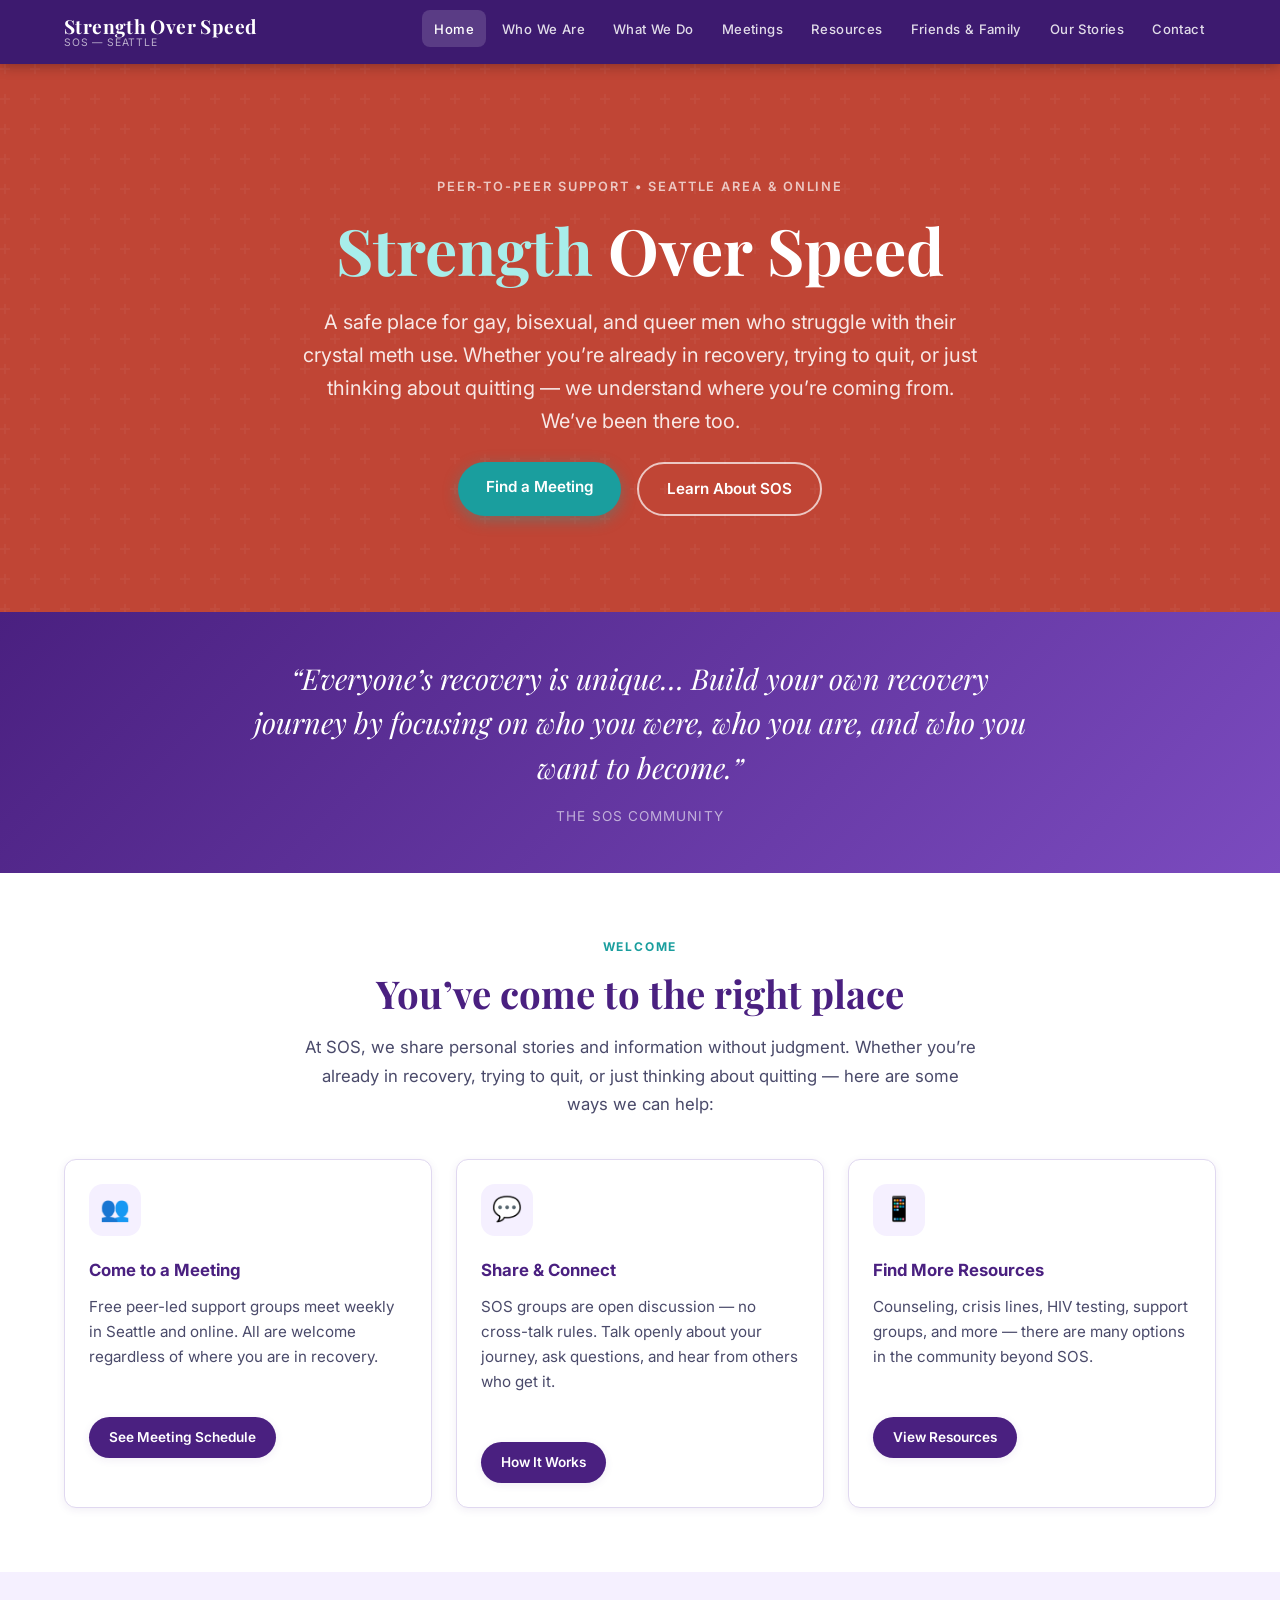
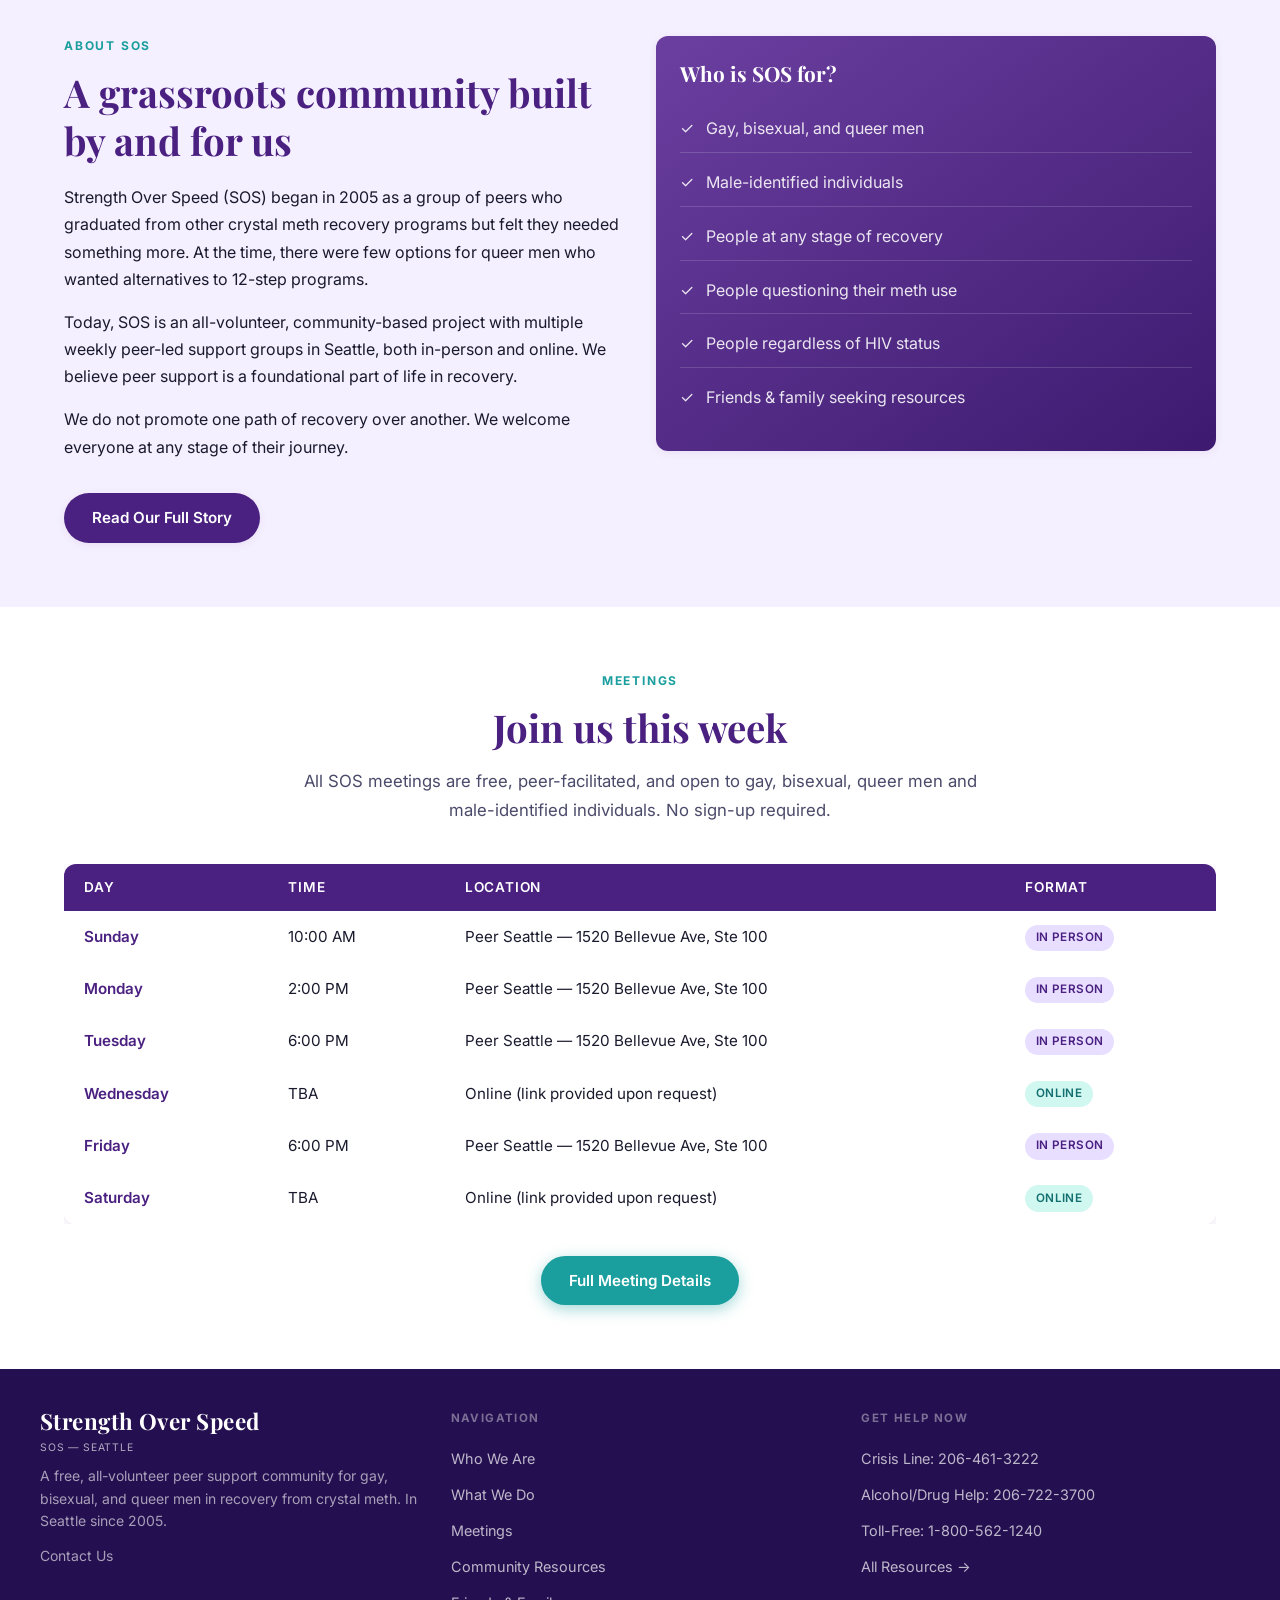
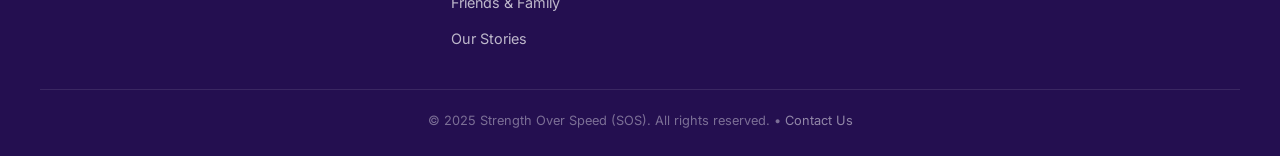
<file: index.html>
<!DOCTYPE html>
<html lang="en">
<head>
  <meta charset="UTF-8">
  <meta name="viewport" content="width=device-width, initial-scale=1.0">
  <title>Strength Over Speed - Seattle</title>
  <meta name="description" content="SOS is a community-based peer support group for people trying to reduce or stop using crystal meth.">
  <meta property="og:type" content="website">
  <meta property="og:url" content="https://strengthoverspeed.net/">
  <meta property="og:title" content="Strength Over Speed - A Community-Based Support Group">
  <meta property="og:description" content="SOS is a community-based peer support group for people trying to reduce or stop using crystal meth.">
  <meta property="og:image" content="https://strengthoverspeed.net/og-image-default.png">
  <meta property="og:image:width" content="1200">
  <meta property="og:image:height" content="630">
  <meta name="twitter:card" content="summary_large_image">
  <meta name="twitter:image" content="https://strengthoverspeed.net/og-image-default.png">
  <link rel="icon" type="image/svg+xml" href="https://strengthoverspeed.net/soslogo.svg">
  <link rel="stylesheet" href="style.css">
  <link rel="canonical" href="https://strengthoverspeed.net/">
</head>
<body>

<a href="#main-content" class="skip-link">Skip to main content</a>

<!-- Navigation -->
<nav class="nav" role="navigation" aria-label="Main navigation">
  <div class="nav__inner">
    <a class="nav__logo" href="index.html">
      <span class="nav__logo-main">Strength Over Speed</span>
      <span class="nav__logo-sub">SOS &mdash; Seattle</span>
    </a>
    <button class="nav__toggle" aria-label="Toggle menu" aria-expanded="false" aria-controls="navlinks" onclick="var e=this.getAttribute('aria-expanded')==='true';this.setAttribute('aria-expanded',String(!e));this.classList.toggle('open');document.getElementById('navlinks').classList.toggle('open')">
      <span></span><span></span><span></span>
    </button>
    <ul class="nav__links" id="navlinks">
      <li><a href="index.html" class="active" aria-current="page">Home</a></li>
      <li><a href="about.html">Who We Are</a></li>
      <li><a href="what-we-do.html">What We Do</a></li>
      <li><a href="meetings.html">Meetings</a></li>
      <li><a href="resources.html">Resources</a></li>
      <li><a href="friends-family.html">Friends &amp; Family</a></li>
      <li><a href="our-stories.html">Our Stories</a></li>
      <li><a href="contact.html">Contact</a></li>
    </ul>
  </div>
</nav>

<main id="main-content">

<!-- Hero -->
<section class="hero" role="banner">
  <p class="hero__eyebrow">Peer-to-Peer Support &bull; Seattle Area &amp; Online</p>
  <h1 class="hero__title">
    <em>Strength</em> Over Speed
  </h1>
  <p class="hero__tagline">
    A safe place for gay, bisexual, and queer men who struggle with their
    crystal meth use. Whether you&rsquo;re already in recovery, trying to quit, or just thinking
    about quitting &mdash; we understand where you&rsquo;re coming from.
    <br>We&rsquo;ve been there too.
  </p>
  <div class="hero__cta-group">
    <a href="meetings.html" class="btn btn--primary">Find a Meeting</a>
    <a href="about.html" class="btn btn--outline">Learn About SOS</a>
  </div>
</section>

<!-- Quote Banner -->
<div class="quote-block">
  <p class="quote-block__text">
    &ldquo;Everyone&rsquo;s recovery is unique&hellip;
    Build your own recovery journey by focusing on who you were, who you are,
    and who you want to become.&rdquo;
  </p>
  <p class="quote-block__attr">The SOS Community</p>
</div>

<!-- Welcome / How this site can help -->
<section class="section section--alt">
  <div class="container">
    <div class="section-header">
      <p class="section-header__eyebrow">Welcome</p>
      <h2 class="section-header__title">You&rsquo;ve come to the right place</h2>
      <p class="section-header__desc">
        At SOS, we share personal stories and information without judgment.
        Whether you&rsquo;re already in recovery, trying to quit, or just thinking
        about quitting &mdash; here are some ways we can help:
      </p>
    </div>

    <div class="grid-3">
      <div class="card">
        <div class="card__icon">&#128101;</div>
        <p class="card__title">Come to a Meeting</p>
        <p class="card__body">
          Free peer-led support groups meet weekly in Seattle and online.
          All are welcome regardless of where you are in recovery.
        </p>
        <a href="meetings.html" class="btn btn--purple mt-2" style="font-size:0.85rem; padding:0.55rem 1.25rem;">See Meeting Schedule</a>
      </div>

      <div class="card">
        <div class="card__icon">&#128172;</div>
        <p class="card__title">Share &amp; Connect</p>
        <p class="card__body">
          SOS groups are open discussion &mdash; no cross-talk rules. Talk openly
          about your journey, ask questions, and hear from others who get it.
        </p>
        <a href="what-we-do.html" class="btn btn--purple mt-2" style="font-size:0.85rem; padding:0.55rem 1.25rem;">How It Works</a>
      </div>

      <div class="card">
        <div class="card__icon">&#128241;</div>
        <p class="card__title">Find More Resources</p>
        <p class="card__body">
          Counseling, crisis lines, HIV testing, support groups, and more &mdash;
          there are many options in the community beyond SOS.
        </p>
        <a href="resources.html" class="btn btn--purple mt-2" style="font-size:0.85rem; padding:0.55rem 1.25rem;">View Resources</a>
      </div>
    </div>
  </div>
</section>

<!-- About / Mission Snapshot -->
<section class="section section--tinted">
  <div class="container">
    <div class="grid-2">
      <div>
        <p class="section-header__eyebrow" style="text-align:left;">About SOS</p>
        <h2 style="margin-bottom:1.25rem;">A grassroots community built by and for us</h2>
        <p>
          Strength Over Speed (SOS) began in 2005 as a group of peers who graduated
          from other crystal meth recovery programs but felt they needed something more.
          At the time, there were few options for queer men who wanted alternatives to
          12-step programs.
        </p>
        <p>
          Today, SOS is an all-volunteer, community-based project with multiple weekly
          peer-led support groups in Seattle, both in-person and online. We believe peer
          support is a foundational part of life in recovery.
        </p>
        <p>
          We do not promote one path of recovery over another. We welcome everyone at
          any stage of their journey.
        </p>
        <a href="about.html" class="btn btn--purple mt-1">Read Our Full Story</a>
      </div>
      <div>
        <div class="card" style="background: linear-gradient(145deg, #6B3FA0, #3D1A6F); color: white; border: none;">
          <h3 style="color: white; margin-bottom: 1.25rem; font-size: 1.3rem;">Who is SOS for?</h3>
          <ul style="list-style: none; padding: 0; margin: 0; color: rgba(255,255,255,0.88);">
            <li style="padding: 0.6rem 0; border-bottom: 1px solid rgba(255,255,255,0.15); display: flex; gap: 0.75rem;">
              <span>&#10003;</span> Gay, bisexual, and queer men
            </li>
            <li style="padding: 0.6rem 0; border-bottom: 1px solid rgba(255,255,255,0.15); display: flex; gap: 0.75rem;">
              <span>&#10003;</span> Male-identified individuals
            </li>
            <li style="padding: 0.6rem 0; border-bottom: 1px solid rgba(255,255,255,0.15); display: flex; gap: 0.75rem;">
              <span>&#10003;</span> People at any stage of recovery
            </li>
            <li style="padding: 0.6rem 0; border-bottom: 1px solid rgba(255,255,255,0.15); display: flex; gap: 0.75rem;">
              <span>&#10003;</span> People questioning their meth use
            </li>
            <li style="padding: 0.6rem 0; border-bottom: 1px solid rgba(255,255,255,0.15); display: flex; gap: 0.75rem;">
              <span>&#10003;</span> People regardless of HIV status
            </li>
            <li style="padding: 0.6rem 0; display: flex; gap: 0.75rem;">
              <span>&#10003;</span> Friends &amp; family seeking resources
            </li>
          </ul>
        </div>
      </div>
    </div>
  </div>
</section>

<!-- Meetings Snapshot -->
<section class="section section--alt">
  <div class="container">
    <div class="section-header">
      <p class="section-header__eyebrow">Meetings</p>
      <h2 class="section-header__title">Join us this week</h2>
      <p class="section-header__desc">
        All SOS meetings are free, peer-facilitated, and open to gay, bisexual,
        queer men and male-identified individuals. No sign-up required.
      </p>
    </div>

    <div style="overflow-x: auto;">
      <table class="meetings-table">
        <caption class="visually-hidden">Weekly SOS meeting schedule</caption>
        <thead>
          <tr>
            <th scope="col">Day</th>
            <th scope="col">Time</th>
            <th scope="col">Location</th>
            <th scope="col">Format</th>
          </tr>
        </thead>
        <tbody>
          <tr>
            <td>Sunday</td>
            <td>10:00 AM</td>
            <td>Peer Seattle &mdash; 1520 Bellevue Ave, Ste 100</td>
            <td><span class="badge badge--inperson">In Person</span></td>
          </tr>
          <tr>
            <td>Monday</td>
            <td>2:00 PM</td>
            <td>Peer Seattle &mdash; 1520 Bellevue Ave, Ste 100</td>
            <td><span class="badge badge--inperson">In Person</span></td>
          </tr>
          <tr>
            <td>Tuesday</td>
            <td>6:00 PM</td>
            <td>Peer Seattle &mdash; 1520 Bellevue Ave, Ste 100</td>
            <td><span class="badge badge--inperson">In Person</span></td>
          </tr>
          <tr>
            <td>Wednesday</td>
            <td>TBA</td>
            <td>Online (link provided upon request)</td>
            <td><span class="badge badge--online">Online</span></td>
          </tr>
          <tr>
            <td>Friday</td>
            <td>6:00 PM</td>
            <td>Peer Seattle &mdash; 1520 Bellevue Ave, Ste 100</td>
            <td><span class="badge badge--inperson">In Person</span></td>
          </tr>
          <tr>
            <td>Saturday</td>
            <td>TBA</td>
            <td>Online (link provided upon request)</td>
            <td><span class="badge badge--online">Online</span></td>
          </tr>
        </tbody>
      </table>
    </div>
    <p class="text-center mt-2">
      <a href="meetings.html" class="btn btn--primary">Full Meeting Details</a>
    </p>
  </div>
</section>

</main>

<!-- Footer -->
<footer class="footer" role="contentinfo">
  <div class="footer__inner">
    <div class="footer__brand">
      <a class="nav__logo" href="index.html" style="margin-bottom: 0.75rem;">
        <span class="nav__logo-main">Strength Over Speed</span>
        <span class="nav__logo-sub">SOS &mdash; Seattle</span>
      </a>
      <p>
        A free, all-volunteer peer support community for gay, bisexual, and queer men
        in recovery from crystal meth. In Seattle since 2005.
      </p>
      <p style="margin-top: 0.75rem;">
        <a href="contact.html" style="color: rgba(255,255,255,0.6);">
          Contact Us
        </a>
      </p>
    </div>
    <div>
      <p class="footer__heading">Navigation</p>
      <ul class="footer__links">
        <li><a href="about.html">Who We Are</a></li>
        <li><a href="what-we-do.html">What We Do</a></li>
        <li><a href="meetings.html">Meetings</a></li>
        <li><a href="resources.html">Community Resources</a></li>
        <li><a href="friends-family.html">Friends &amp; Family</a></li>
        <li><a href="our-stories.html">Our Stories</a></li>
      </ul>
    </div>
    <div>
      <p class="footer__heading">Get Help Now</p>
      <ul class="footer__links">
        <li><a href="tel:206-461-3222">Crisis Line: 206-461-3222</a></li>
        <li><a href="tel:206-722-3700">Alcohol/Drug Help: 206-722-3700</a></li>
        <li><a href="tel:1-800-562-1240">Toll-Free: 1-800-562-1240</a></li>
        <li><a href="resources.html">All Resources &rarr;</a></li>
      </ul>
    </div>
  </div>
  <div class="footer__bottom">
    <p>&copy; 2025 Strength Over Speed (SOS). All rights reserved. &bull;
      <a href="contact.html">Contact Us</a>
    </p>
  </div>
</footer>

</body>
</html>
</file>
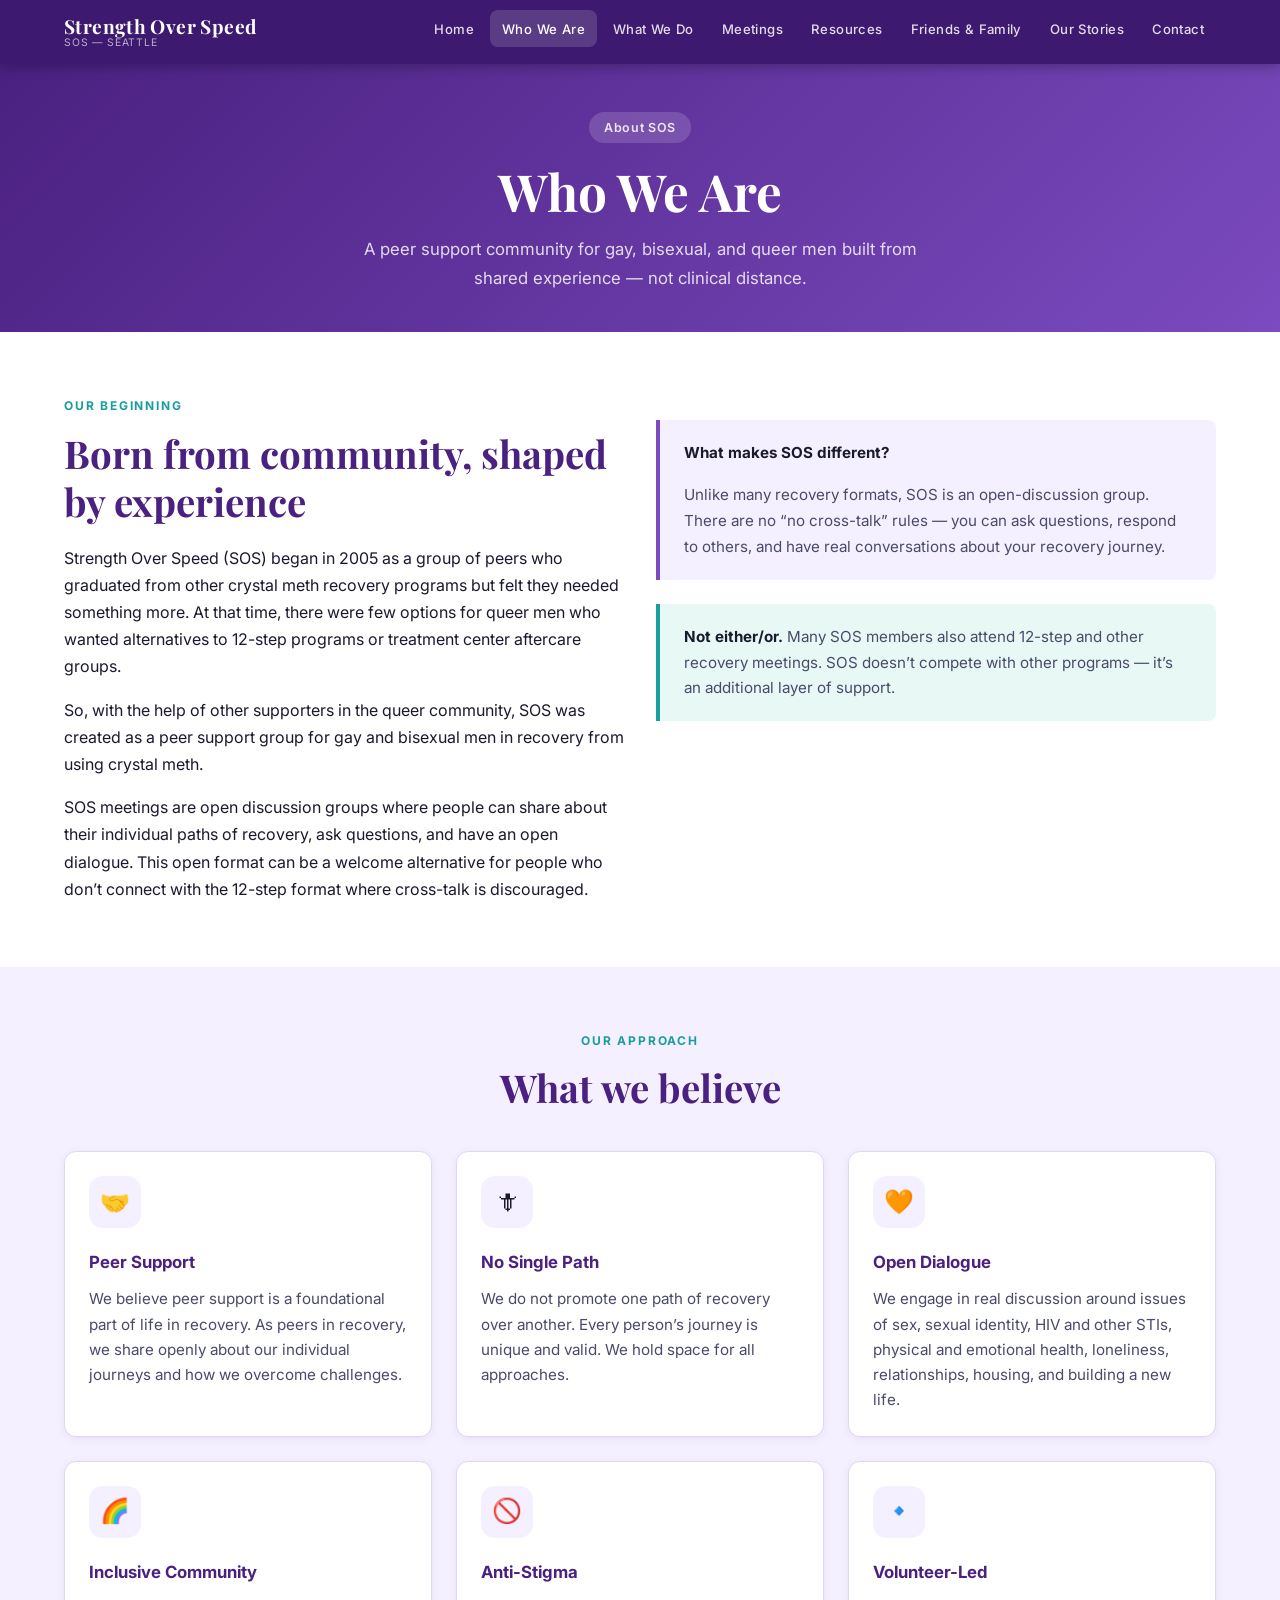
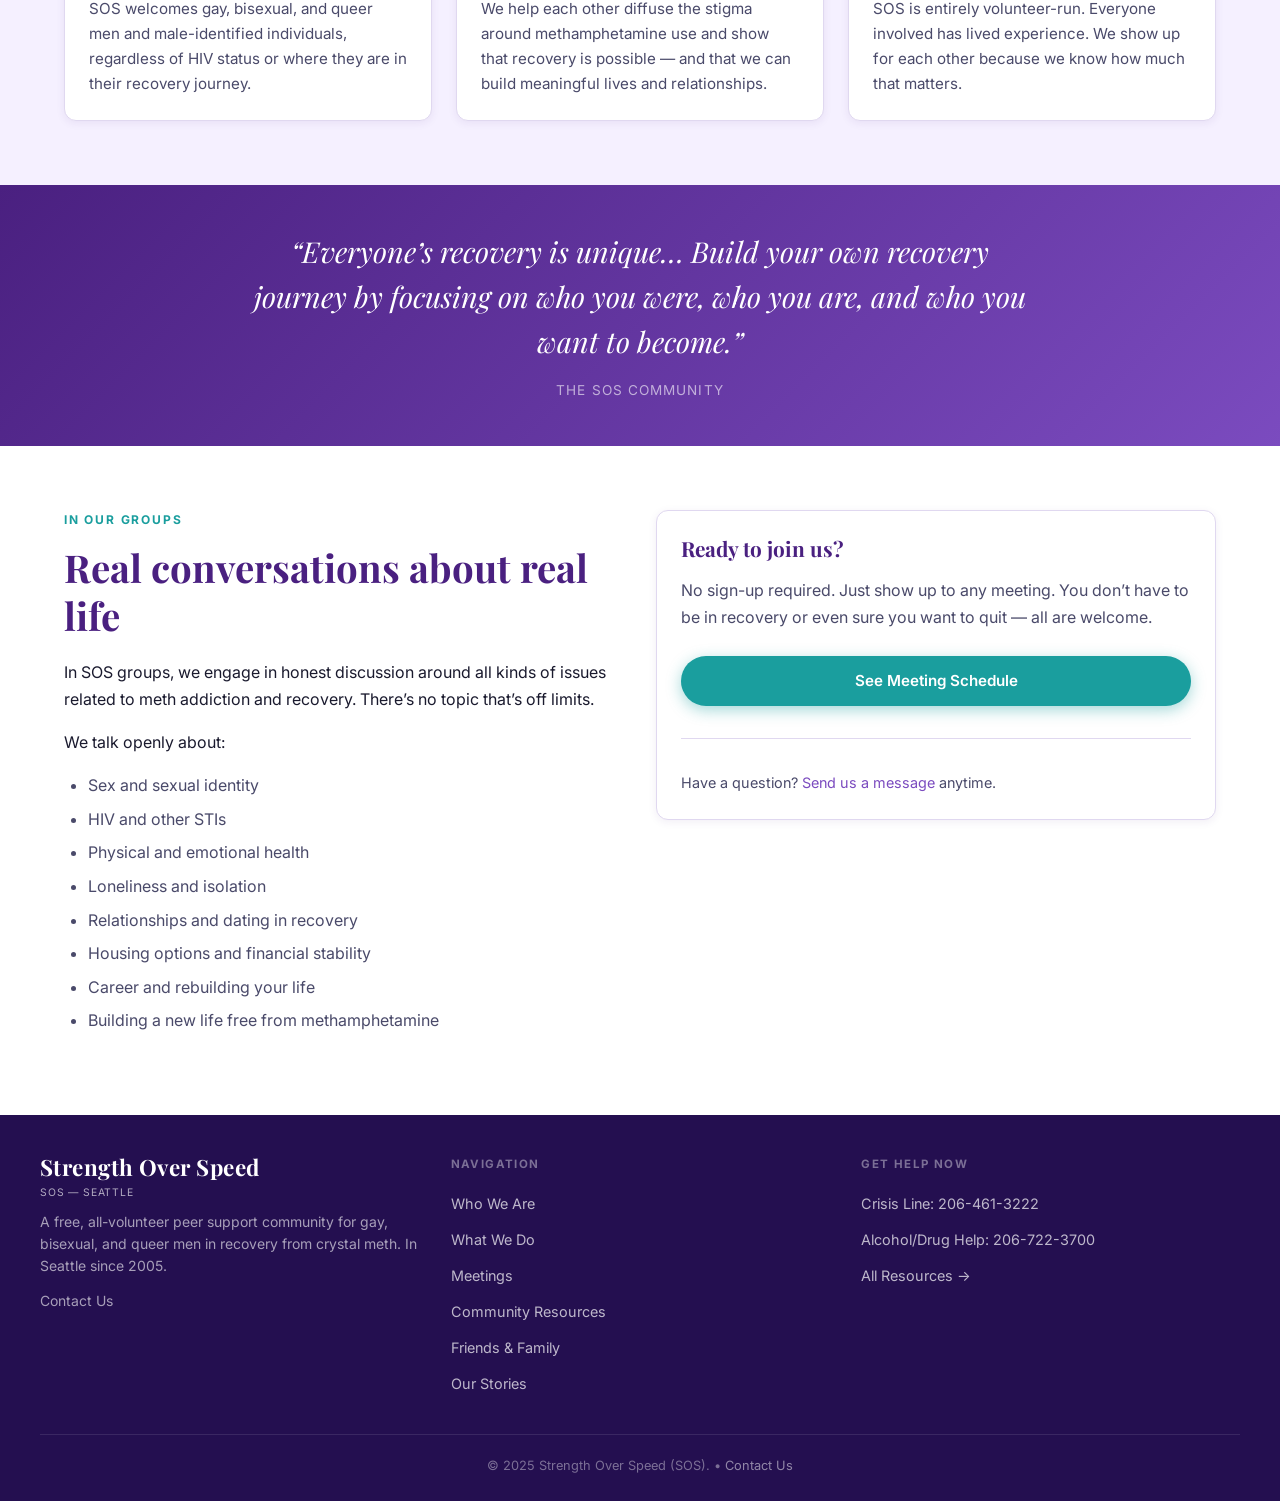
<file: about.html>
<!DOCTYPE html>
<html lang="en">
<head>
  <meta charset="UTF-8">
  <meta name="viewport" content="width=device-width, initial-scale=1.0">
  <title>Who We Are — Strength Over Speed - Seattle</title>
  <meta name="description" content="Learn about Strength Over Speed (SOS) — a peer-led crystal meth recovery community for gay, bisexual, and queer men in Seattle, founded in 2005.">
  <meta property="og:type" content="website">
  <meta property="og:url" content="https://strengthoverspeed.net/about.html">
  <meta property="og:title" content="Strength Over Speed - A Community-Based Support Group">
  <meta property="og:description" content="Learn about Strength Over Speed (SOS) — a peer-led crystal meth recovery community for gay, bisexual, and queer men in Seattle, founded in 2005.">
  <meta property="og:image" content="https://strengthoverspeed.net/og-image-default.png">
  <meta property="og:image:width" content="1200">
  <meta property="og:image:height" content="630">
  <meta name="twitter:card" content="summary_large_image">
  <meta name="twitter:image" content="https://strengthoverspeed.net/og-image-default.png">
  <link rel="icon" type="image/svg+xml" href="https://strengthoverspeed.net/soslogo.svg">
  <link rel="stylesheet" href="style.css">
  <link rel="canonical" href="https://strengthoverspeed.net/about.html">
</head>
<body>

<a href="#main-content" class="skip-link">Skip to main content</a>

<nav class="nav" role="navigation" aria-label="Main navigation">
  <div class="nav__inner">
    <a class="nav__logo" href="index.html">
      <span class="nav__logo-main">Strength Over Speed</span>
      <span class="nav__logo-sub">SOS &mdash; Seattle</span>
    </a>
    <button class="nav__toggle" aria-label="Toggle menu" aria-expanded="false" aria-controls="navlinks" onclick="var e=this.getAttribute('aria-expanded')==='true';this.setAttribute('aria-expanded',String(!e));this.classList.toggle('open');document.getElementById('navlinks').classList.toggle('open')">
      <span></span><span></span><span></span>
    </button>
    <ul class="nav__links" id="navlinks">
      <li><a href="index.html">Home</a></li>
      <li><a href="about.html" class="active" aria-current="page">Who We Are</a></li>
      <li><a href="what-we-do.html">What We Do</a></li>
      <li><a href="meetings.html">Meetings</a></li>
      <li><a href="resources.html">Resources</a></li>
      <li><a href="friends-family.html">Friends &amp; Family</a></li>
      <li><a href="our-stories.html">Our Stories</a></li>
      <li><a href="contact.html">Contact</a></li>
    </ul>
  </div>
</nav>

<main id="main-content">

<section class="page-hero">
  <span class="pill" style="background: rgba(255,255,255,0.15); color: rgba(255,255,255,0.85); border-color: transparent; margin-bottom: 1rem;">About SOS</span>
  <h1 class="page-hero__title">Who We Are</h1>
  <p class="page-hero__desc">
    A peer support community for gay, bisexual, and queer men built from shared experience &mdash; not clinical distance.
  </p>
</section>

<section class="section section--alt">
  <div class="container">
    <div class="grid-2">
      <div>
        <p class="section-header__eyebrow" style="text-align:left;">Our Beginning</p>
        <h2 style="margin-bottom: 1.25rem;">Born from community, shaped by experience</h2>
        <p>
          Strength Over Speed (SOS) began in 2005 as a group of peers who graduated from
          other crystal meth recovery programs but felt they needed something more.
          At that time, there were few options for queer men who wanted alternatives to
          12-step programs or treatment center aftercare groups.
        </p>
        <p>
          So, with the help of other supporters in the queer community, SOS was created
          as a peer support group for gay and bisexual men in recovery from using crystal meth.
        </p>
        <p>
          SOS meetings are open discussion groups where people can share about their individual
          paths of recovery, ask questions, and have an open dialogue. This open format can be
          a welcome alternative for people who don&rsquo;t connect with the 12-step format
          where cross-talk is discouraged.
        </p>
      </div>
      <div>
        <div class="callout">
          <p>
            <strong>What makes SOS different?</strong>
          </p>
          <p>
            Unlike many recovery formats, SOS is an open-discussion group. There are no
            &ldquo;no cross-talk&rdquo; rules &mdash; you can ask questions, respond to others,
            and have real conversations about your recovery journey.
          </p>
        </div>
        <div class="callout callout--teal" style="margin-top: 1rem;">
          <p>
            <strong>Not either/or.</strong> Many SOS members also attend 12-step
            and other recovery meetings. SOS doesn&rsquo;t compete with other programs &mdash;
            it&rsquo;s an additional layer of support.
          </p>
        </div>
      </div>
    </div>
  </div>
</section>

<!-- Our Approach -->
<section class="section section--tinted">
  <div class="container">
    <div class="section-header">
      <p class="section-header__eyebrow">Our Approach</p>
      <h2 class="section-header__title">What we believe</h2>
    </div>
    <div class="grid-3">
      <div class="card">
        <div class="card__icon">&#129309;</div>
        <p class="card__title">Peer Support</p>
        <p class="card__body">
          We believe peer support is a foundational part of life in recovery.
          As peers in recovery, we share openly about our individual journeys
          and how we overcome challenges.
        </p>
      </div>
      <div class="card">
        <div class="card__icon">&#128481;</div>
        <p class="card__title">No Single Path</p>
        <p class="card__body">
          We do not promote one path of recovery over another. Every person&rsquo;s
          journey is unique and valid. We hold space for all approaches.
        </p>
      </div>
      <div class="card">
        <div class="card__icon">&#129505;</div>
        <p class="card__title">Open Dialogue</p>
        <p class="card__body">
          We engage in real discussion around issues of sex, sexual identity,
          HIV and other STIs, physical and emotional health, loneliness, relationships,
          housing, and building a new life.
        </p>
      </div>
      <div class="card">
        <div class="card__icon">&#127752;</div>
        <p class="card__title">Inclusive Community</p>
        <p class="card__body">
          SOS welcomes gay, bisexual, and queer men and male-identified individuals,
          regardless of HIV status or where they are in their recovery journey.
        </p>
      </div>
      <div class="card">
        <div class="card__icon">&#128683;</div>
        <p class="card__title">Anti-Stigma</p>
        <p class="card__body">
          We help each other diffuse the stigma around methamphetamine use and show
          that recovery is possible &mdash; and that we can build meaningful lives and
          relationships.
        </p>
      </div>
      <div class="card">
        <div class="card__icon">&#128313;</div>
        <p class="card__title">Volunteer-Led</p>
        <p class="card__body">
          SOS is entirely volunteer-run. Everyone involved has lived experience.
          We show up for each other because we know how much that matters.
        </p>
      </div>
    </div>
  </div>
</section>

<!-- Quote -->
<div class="quote-block">
  <p class="quote-block__text">
    &ldquo;Everyone&rsquo;s recovery is unique&hellip;
    Build your own recovery journey by focusing on who you were, who you are,
    and who you want to become.&rdquo;
  </p>
  <p class="quote-block__attr">The SOS Community</p>
</div>

<!-- What We Talk About -->
<section class="section section--alt">
  <div class="container">
    <div class="grid-2">
      <div>
        <p class="section-header__eyebrow" style="text-align:left;">In Our Groups</p>
        <h2 style="margin-bottom: 1.25rem;">Real conversations about real life</h2>
        <p>
          In SOS groups, we engage in honest discussion around all kinds of issues related to
          meth addiction and recovery. There&rsquo;s no topic that&rsquo;s off limits.
        </p>
        <p>We talk openly about:</p>
        <ul style="color: var(--text-mid);">
          <li>Sex and sexual identity</li>
          <li>HIV and other STIs</li>
          <li>Physical and emotional health</li>
          <li>Loneliness and isolation</li>
          <li>Relationships and dating in recovery</li>
          <li>Housing options and financial stability</li>
          <li>Career and rebuilding your life</li>
          <li>Building a new life free from methamphetamine</li>
        </ul>
      </div>
      <div>
        <div class="card">
          <h3 style="margin-bottom: 1rem; font-size: 1.3rem;">Ready to join us?</h3>
          <p style="color: var(--text-mid); margin-bottom: 1.5rem;">
            No sign-up required. Just show up to any meeting. You don&rsquo;t have to be
            in recovery or even sure you want to quit &mdash; all are welcome.
          </p>
          <a href="meetings.html" class="btn btn--primary" style="width: 100%; text-align: center; display: block;">
            See Meeting Schedule
          </a>
          <div class="divider"></div>
          <p style="font-size: 0.9rem; color: var(--text-mid);">
            Have a question? <a href="contact.html">Send us a message</a> anytime.
          </p>
        </div>
      </div>
    </div>
  </div>
</section>

</main>

<footer class="footer" role="contentinfo">
  <div class="footer__inner">
    <div class="footer__brand">
      <a class="nav__logo" href="index.html" style="margin-bottom: 0.75rem;">
        <span class="nav__logo-main">Strength Over Speed</span>
        <span class="nav__logo-sub">SOS &mdash; Seattle</span>
      </a>
      <p>A free, all-volunteer peer support community for gay, bisexual, and queer men in recovery from crystal meth. In Seattle since 2005.</p>
      <p style="margin-top: 0.75rem;"><a href="contact.html" style="color: rgba(255,255,255,0.6);">Contact Us</a></p>
    </div>
    <div>
      <p class="footer__heading">Navigation</p>
      <ul class="footer__links">
        <li><a href="about.html">Who We Are</a></li>
        <li><a href="what-we-do.html">What We Do</a></li>
        <li><a href="meetings.html">Meetings</a></li>
        <li><a href="resources.html">Community Resources</a></li>
        <li><a href="friends-family.html">Friends &amp; Family</a></li>
        <li><a href="our-stories.html">Our Stories</a></li>
      </ul>
    </div>
    <div>
      <p class="footer__heading">Get Help Now</p>
      <ul class="footer__links">
        <li><a href="tel:206-461-3222">Crisis Line: 206-461-3222</a></li>
        <li><a href="tel:206-722-3700">Alcohol/Drug Help: 206-722-3700</a></li>
        <li><a href="resources.html">All Resources &rarr;</a></li>
      </ul>
    </div>
  </div>
  <div class="footer__bottom">
    <p>&copy; 2025 Strength Over Speed (SOS). &bull; <a href="contact.html">Contact Us</a></p>
  </div>
</footer>

</body>
</html>
</file>
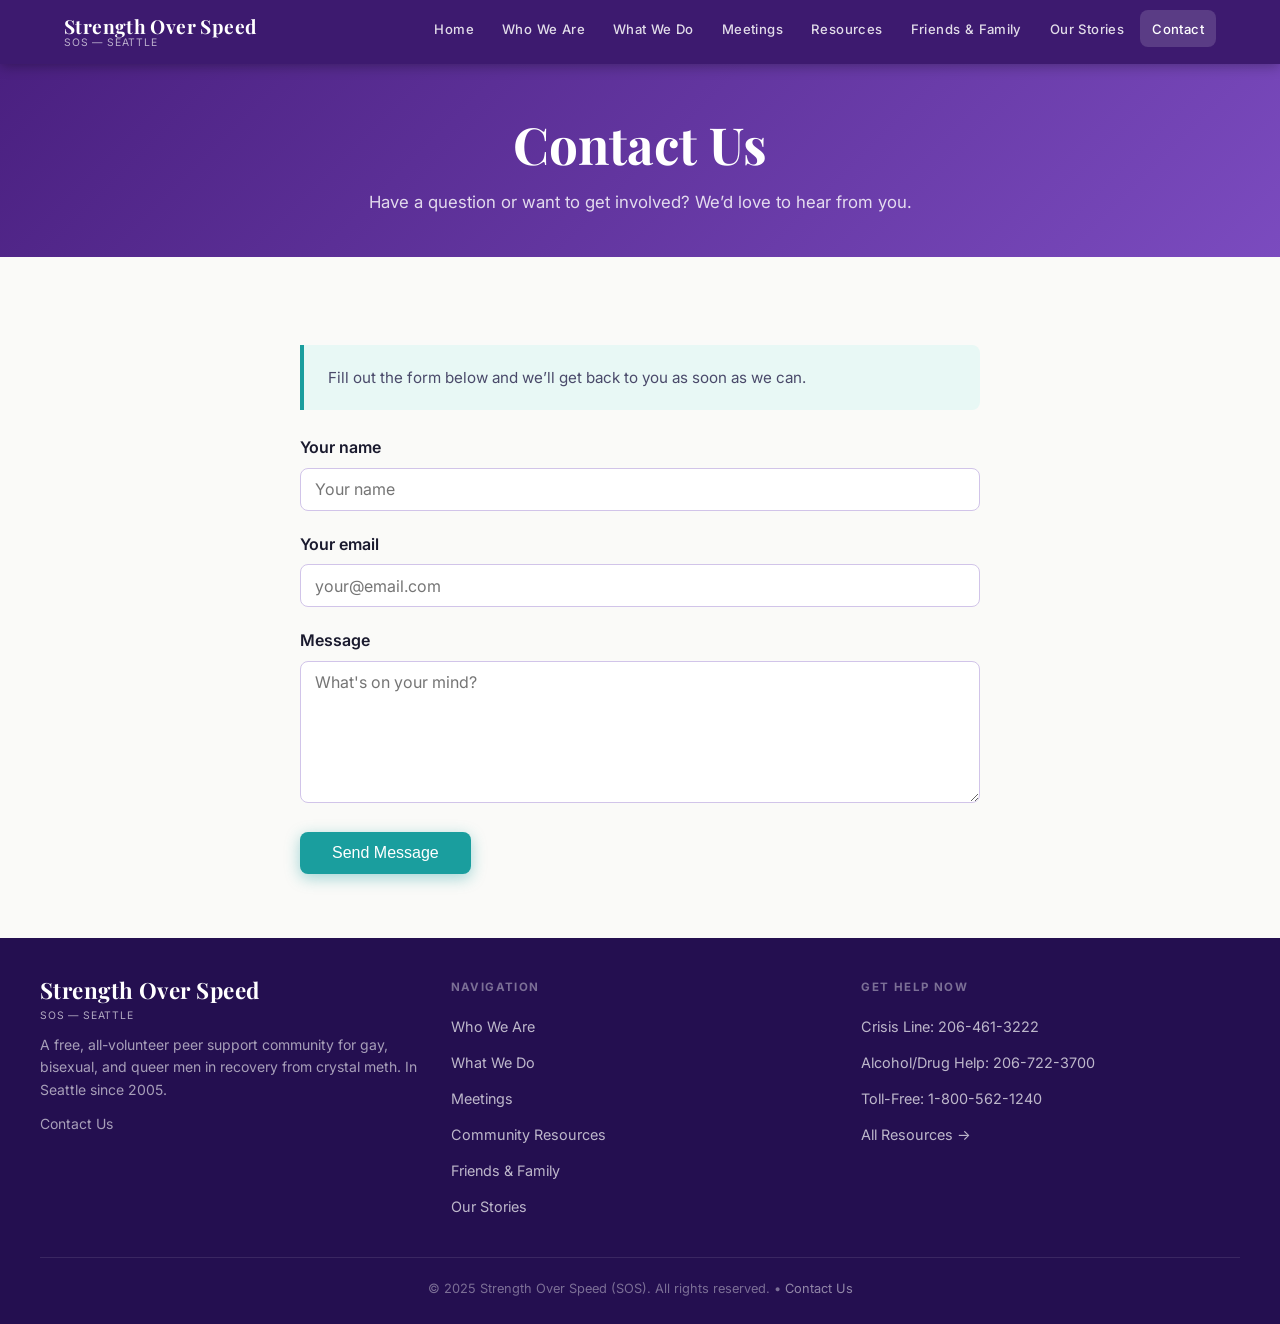
<file: contact.html>
<!DOCTYPE html>
<html lang="en">
<head>
  <meta charset="UTF-8">
  <meta name="viewport" content="width=device-width, initial-scale=1.0">
  <title>Contact Us — Strength Over Speed - Seattle</title>
  <meta name="description" content="Get in touch with Strength Over Speed (SOS). We're here to answer questions about our meetings, community, and resources.">
  <meta property="og:type" content="website">
  <meta property="og:url" content="https://strengthoverspeed.net/contact.html">
  <meta property="og:title" content="Strength Over Speed - A Community-Based Support Group">
  <meta property="og:description" content="Get in touch with Strength Over Speed (SOS). We're here to answer questions about our meetings, community, and resources.">
  <meta property="og:image" content="https://strengthoverspeed.net/og-image-default.png">
  <meta property="og:image:width" content="1200">
  <meta property="og:image:height" content="630">
  <meta name="twitter:card" content="summary_large_image">
  <meta name="twitter:image" content="https://strengthoverspeed.net/og-image-default.png">
  <link rel="icon" type="image/svg+xml" href="https://strengthoverspeed.net/soslogo.svg">
  <link rel="stylesheet" href="style.css">
  <link rel="canonical" href="https://strengthoverspeed.net/contact.html">
</head>
<body>

<nav class="nav" role="navigation" aria-label="Main navigation">
  <div class="nav__inner">
    <a class="nav__logo" href="index.html">
      <span class="nav__logo-main">Strength Over Speed</span>
      <span class="nav__logo-sub">SOS &mdash; Seattle</span>
    </a>
    <button class="nav__toggle" aria-label="Toggle menu" onclick="this.classList.toggle('open'); document.getElementById('navlinks').classList.toggle('open')">
      <span></span><span></span><span></span>
    </button>
    <ul class="nav__links" id="navlinks">
      <li><a href="index.html">Home</a></li>
      <li><a href="about.html">Who We Are</a></li>
      <li><a href="what-we-do.html">What We Do</a></li>
      <li><a href="meetings.html">Meetings</a></li>
      <li><a href="resources.html">Resources</a></li>
      <li><a href="friends-family.html">Friends &amp; Family</a></li>
      <li><a href="our-stories.html">Our Stories</a></li>
      <li><a href="contact.html" class="active">Contact</a></li>
    </ul>
  </div>
</nav>

<section class="page-hero">
  <h1 class="page-hero__title">Contact Us</h1>
  <p class="page-hero__desc">Have a question or want to get involved? We&rsquo;d love to hear from you.</p>
</section>

<section class="section">
  <div class="container">
    <div style="max-width: 680px; margin: 0 auto;">

      <div class="callout callout--teal">
        <p>Fill out the form below and we&rsquo;ll get back to you as soon as we can.</p>
      </div>

      <form id="contact-form" data-endpoint="https://formspree.io/f/mvzwqzge" style="margin-top: 1.5rem; display: flex; flex-direction: column; gap: 1.25rem;">
        <div>
          <label for="contact-name" style="display: block; font-weight: 600; margin-bottom: 0.4rem; color: var(--text-dark);">Your name</label>
          <input id="contact-name" type="text" name="name" required placeholder="Your name"
            style="width: 100%; padding: 0.65rem 0.85rem; border: 1.5px solid #d1c4e9; border-radius: 8px; font-size: 1rem; font-family: inherit; color: var(--text-dark); outline: none;">
        </div>
        <div>
          <label for="contact-email" style="display: block; font-weight: 600; margin-bottom: 0.4rem; color: var(--text-dark);">Your email</label>
          <input id="contact-email" type="email" name="email" required placeholder="your@email.com"
            style="width: 100%; padding: 0.65rem 0.85rem; border: 1.5px solid #d1c4e9; border-radius: 8px; font-size: 1rem; font-family: inherit; color: var(--text-dark); outline: none;">
        </div>
        <div>
          <label for="contact-message" style="display: block; font-weight: 600; margin-bottom: 0.4rem; color: var(--text-dark);">Message</label>
          <textarea id="contact-message" name="message" required placeholder="What's on your mind?" rows="6"
            style="width: 100%; padding: 0.65rem 0.85rem; border: 1.5px solid #d1c4e9; border-radius: 8px; font-size: 1rem; font-family: inherit; color: var(--text-dark); resize: vertical; outline: none;"></textarea>
        </div>
        <div>
          <button type="submit" id="contact-submit" class="btn--primary" style="padding: 0.75rem 2rem; font-size: 1rem; cursor: pointer; border: none; border-radius: 8px;">Send Message</button>
        </div>
        <p id="contact-error" role="alert" style="display:none; color: #c0392b; font-weight: 600;">Something went wrong &mdash; please try again in a moment.</p>
      </form>

      <div id="contact-success" style="display:none; margin-top: 1.5rem;" role="alert">
        <div class="callout callout--teal">
          <p><strong>Message sent!</strong> Thank you for reaching out &mdash; we&rsquo;ll get back to you as soon as we can.</p>
        </div>
      </div>

    </div>
  </div>
</section>

<footer class="footer" role="contentinfo">
  <div class="footer__inner">
    <div class="footer__brand">
      <a class="nav__logo" href="index.html" style="margin-bottom: 0.75rem;">
        <span class="nav__logo-main">Strength Over Speed</span>
        <span class="nav__logo-sub">SOS &mdash; Seattle</span>
      </a>
      <p>A free, all-volunteer peer support community for gay, bisexual, and queer men in recovery from crystal meth. In Seattle since 2005.</p>
      <p style="margin-top: 0.75rem;"><a href="contact.html" style="color: rgba(255,255,255,0.6);">Contact Us</a></p>
    </div>
    <div>
      <p class="footer__heading">Navigation</p>
      <ul class="footer__links">
        <li><a href="about.html">Who We Are</a></li>
        <li><a href="what-we-do.html">What We Do</a></li>
        <li><a href="meetings.html">Meetings</a></li>
        <li><a href="resources.html">Community Resources</a></li>
        <li><a href="friends-family.html">Friends &amp; Family</a></li>
        <li><a href="our-stories.html">Our Stories</a></li>
      </ul>
    </div>
    <div>
      <p class="footer__heading">Get Help Now</p>
      <ul class="footer__links">
        <li><a href="tel:206-461-3222">Crisis Line: 206-461-3222</a></li>
        <li><a href="tel:206-722-3700">Alcohol/Drug Help: 206-722-3700</a></li>
        <li><a href="tel:1-800-562-1240">Toll-Free: 1-800-562-1240</a></li>
        <li><a href="resources.html">All Resources &rarr;</a></li>
      </ul>
    </div>
  </div>
  <div class="footer__bottom">
    <p>&copy; 2025 Strength Over Speed (SOS). All rights reserved. &bull;
      <a href="contact.html">Contact Us</a>
    </p>
  </div>
</footer>

<script>
  (function() {
    var form = document.getElementById('contact-form');
    var submitBtn = document.getElementById('contact-submit');
    var successMsg = document.getElementById('contact-success');
    var errorMsg = document.getElementById('contact-error');
    var endpoint = form.dataset.endpoint;

    form.addEventListener('submit', function(e) {
      e.preventDefault();
      submitBtn.disabled = true;
      submitBtn.textContent = 'Sending\u2026';
      errorMsg.style.display = 'none';

      fetch(endpoint, {
        method: 'POST',
        body: new FormData(form),
        headers: { 'Accept': 'application/json' }
      }).then(function(res) {
        if (res.ok) {
          form.style.display = 'none';
          successMsg.style.display = 'block';
        } else {
          return res.json().then(function(data) {
            var msg = 'Something went wrong \u2014 please try again in a moment.';
            if (data && data.errors) {
              msg = data.errors.map(function(err) { return err.message; }).join(', ');
            }
            errorMsg.textContent = msg;
            errorMsg.style.display = 'block';
            submitBtn.disabled = false;
            submitBtn.textContent = 'Send Message';
          });
        }
      }).catch(function() {
        errorMsg.textContent = 'Something went wrong \u2014 please try again in a moment.';
        errorMsg.style.display = 'block';
        submitBtn.disabled = false;
        submitBtn.textContent = 'Send Message';
      });
    });
  })();
</script>
<script src="https://formspree.io/js/formbutton-v1.min.js" defer></script>
<script>
  window.formbutton = window.formbutton || function() { (formbutton.q = formbutton.q || []).push(arguments); };
  formbutton("create", {
    action: "https://formspree.io/f/mvzwqzge",
    title: "How can we help?",
    fields: [
      {
        type: "text",
        label: "Name:",
        name: "name",
        required: true,
        placeholder: "Your name"
      },
      {
        type: "email",
        label: "Email:",
        name: "email",
        required: true,
        placeholder: "your@email.com"
      },
      {
        type: "textarea",
        label: "Message:",
        name: "message",
        required: true,
        placeholder: "What's on your mind?"
      },
      { type: "submit" }
    ],
    styles: {
      title: { backgroundColor: "#4A2080" },
      button: { backgroundColor: "#7B4BBF" }
    }
  });
</script>

</body>
</html>
</file>
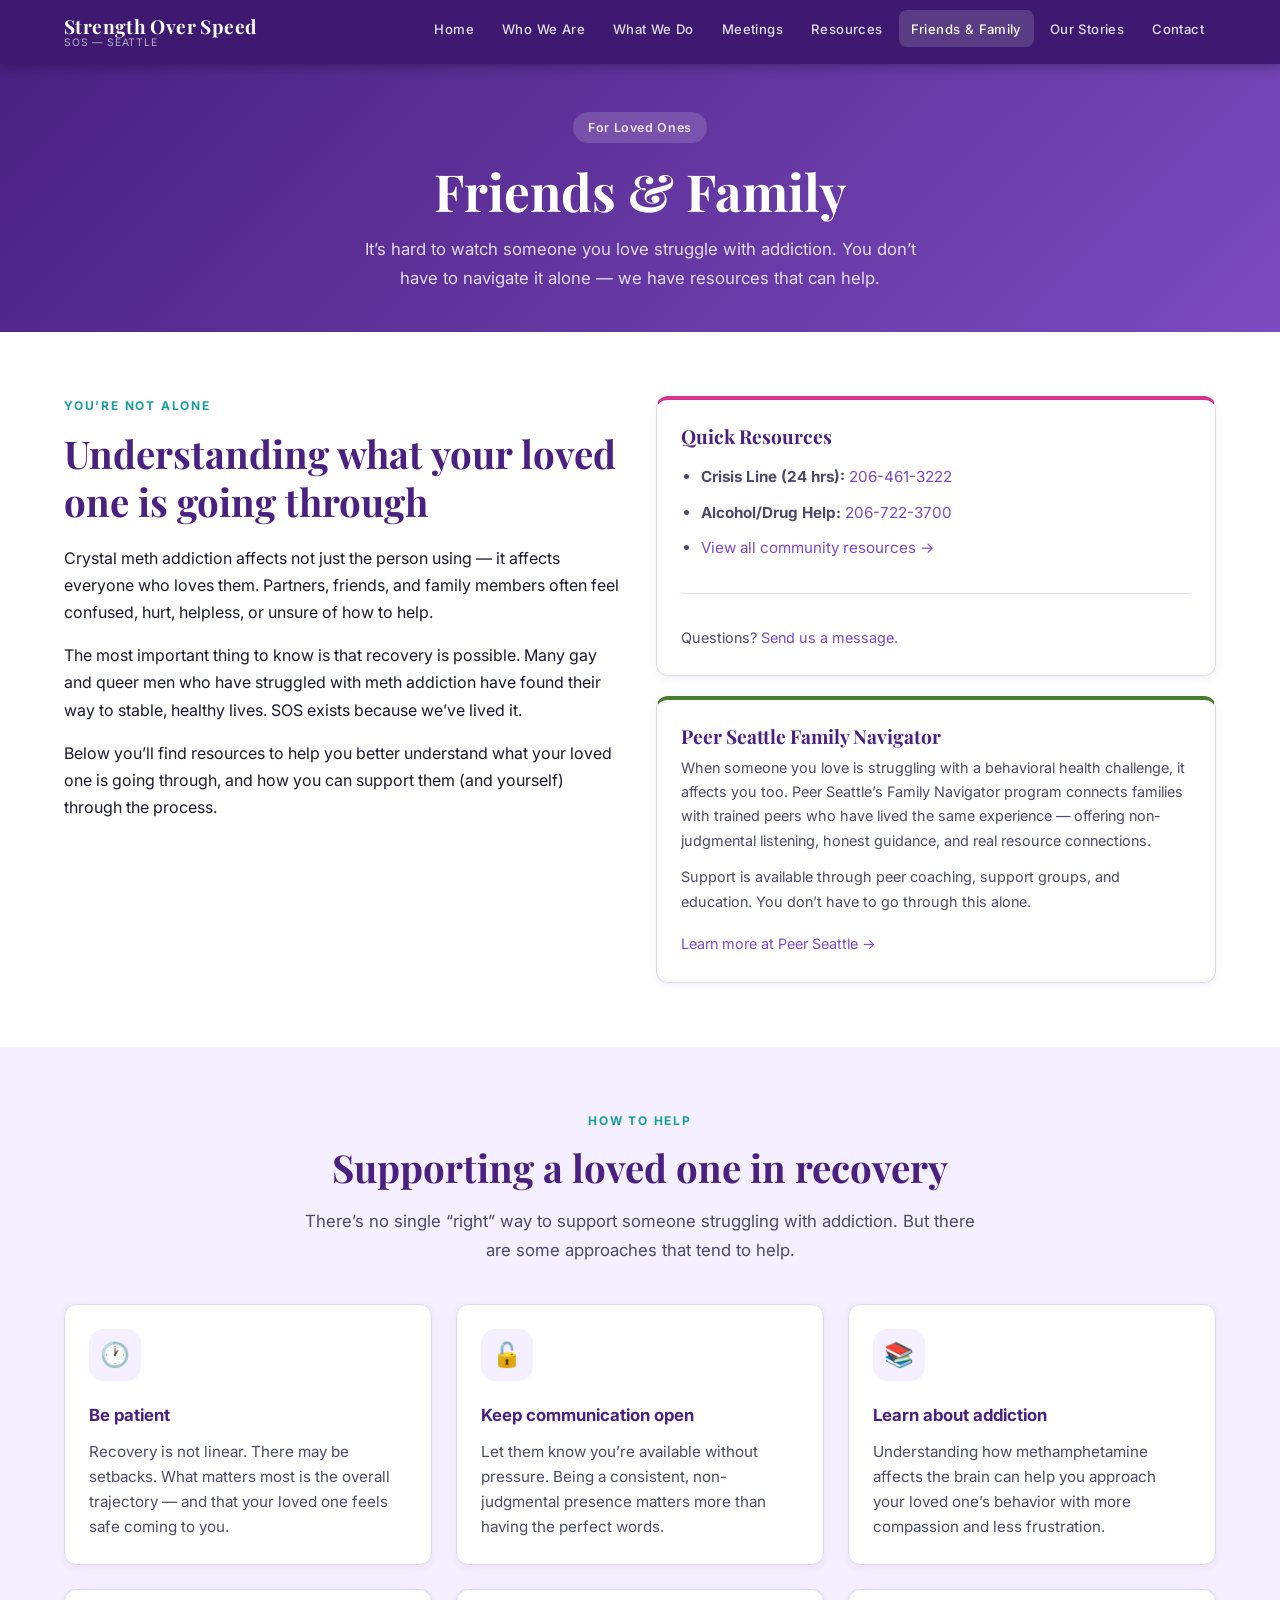
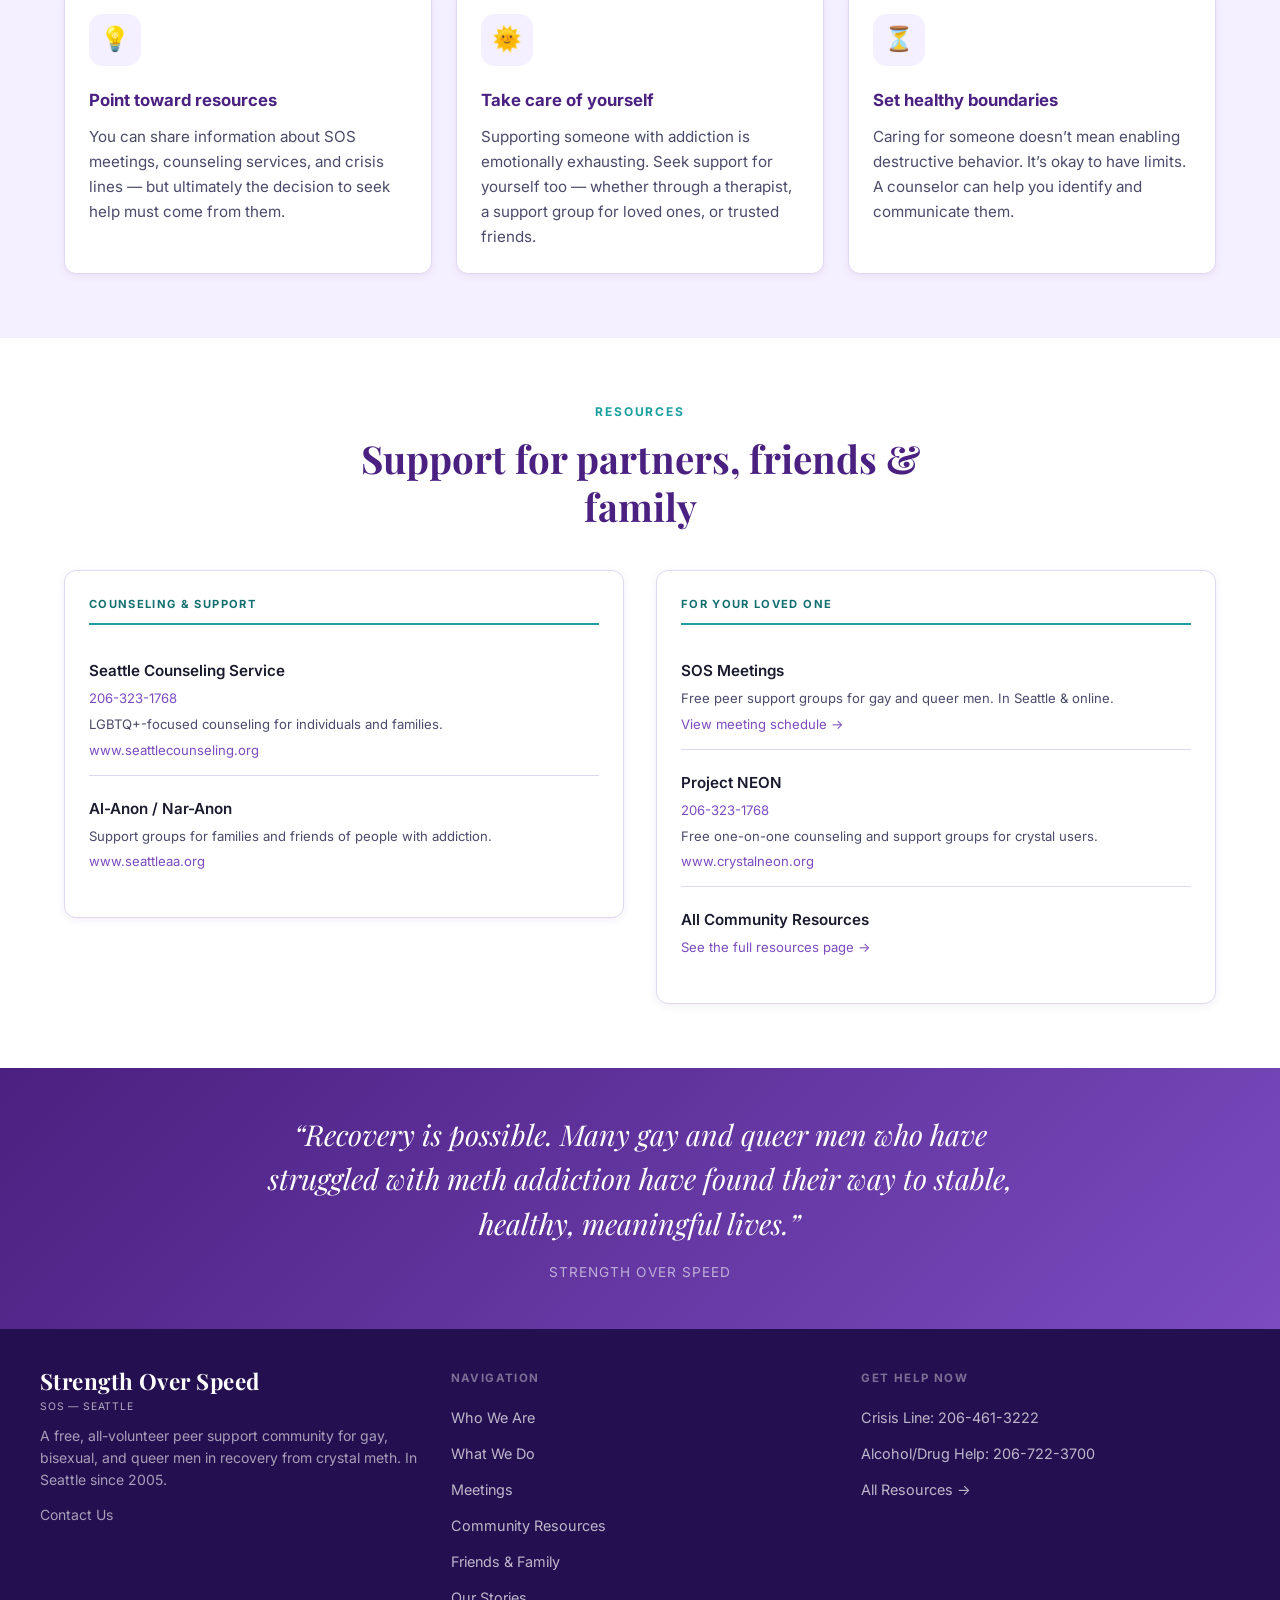
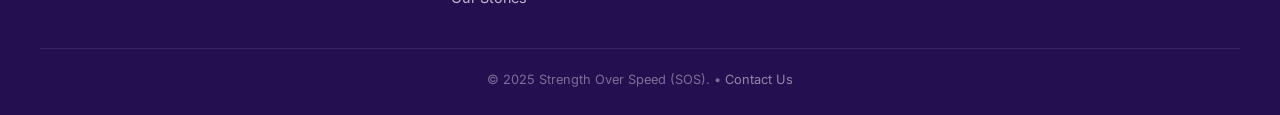
<file: friends-family.html>
<!DOCTYPE html>
<html lang="en">
<head>
  <meta charset="UTF-8">
  <meta name="viewport" content="width=device-width, initial-scale=1.0">
  <title>Friends &amp; Family — Strength Over Speed - Seattle</title>
  <meta name="description" content="Resources for friends, partners, and family of gay and queer men struggling with crystal meth addiction. Information, support, and community resources.">
  <meta property="og:type" content="website">
  <meta property="og:url" content="https://strengthoverspeed.net/friends-family.html">
  <meta property="og:title" content="Strength Over Speed - A Community-Based Support Group">
  <meta property="og:description" content="Resources for friends, partners, and family of gay and queer men struggling with crystal meth addiction. Information, support, and community resources.">
  <meta property="og:image" content="https://strengthoverspeed.net/og-image-default.png">
  <meta property="og:image:width" content="1200">
  <meta property="og:image:height" content="630">
  <meta name="twitter:card" content="summary_large_image">
  <meta name="twitter:image" content="https://strengthoverspeed.net/og-image-default.png">
  <link rel="icon" type="image/svg+xml" href="https://strengthoverspeed.net/soslogo.svg">
  <link rel="stylesheet" href="style.css">
  <link rel="canonical" href="https://strengthoverspeed.net/friends-family.html">
</head>
<body>

<a href="#main-content" class="skip-link">Skip to main content</a>

<nav class="nav" role="navigation" aria-label="Main navigation">
  <div class="nav__inner">
    <a class="nav__logo" href="index.html">
      <span class="nav__logo-main">Strength Over Speed</span>
      <span class="nav__logo-sub">SOS &mdash; Seattle</span>
    </a>
    <button class="nav__toggle" aria-label="Toggle menu" aria-expanded="false" aria-controls="navlinks" onclick="var e=this.getAttribute('aria-expanded')==='true';this.setAttribute('aria-expanded',String(!e));this.classList.toggle('open');document.getElementById('navlinks').classList.toggle('open')">
      <span></span><span></span><span></span>
    </button>
    <ul class="nav__links" id="navlinks">
      <li><a href="index.html">Home</a></li>
      <li><a href="about.html">Who We Are</a></li>
      <li><a href="what-we-do.html">What We Do</a></li>
      <li><a href="meetings.html">Meetings</a></li>
      <li><a href="resources.html">Resources</a></li>
      <li><a href="friends-family.html" class="active" aria-current="page">Friends &amp; Family</a></li>
      <li><a href="our-stories.html">Our Stories</a></li>
      <li><a href="contact.html">Contact</a></li>
    </ul>
  </div>
</nav>

<main id="main-content">

<section class="page-hero">
  <span class="pill" style="background: rgba(255,255,255,0.15); color: rgba(255,255,255,0.85); border-color: transparent; margin-bottom: 1rem;">For Loved Ones</span>
  <h1 class="page-hero__title">Friends &amp; Family</h1>
  <p class="page-hero__desc">
    It&rsquo;s hard to watch someone you love struggle with addiction.
    You don&rsquo;t have to navigate it alone &mdash; we have resources that can help.
  </p>
</section>

<!-- Intro -->
<section class="section section--alt">
  <div class="container">
    <div class="grid-2">
      <div>
        <p class="section-header__eyebrow" style="text-align:left;">You&rsquo;re Not Alone</p>
        <h2 style="margin-bottom: 1.25rem;">Understanding what your loved one is going through</h2>
        <p>
          Crystal meth addiction affects not just the person using &mdash; it affects
          everyone who loves them. Partners, friends, and family members often feel
          confused, hurt, helpless, or unsure of how to help.
        </p>
        <p>
          The most important thing to know is that recovery is possible. Many gay and
          queer men who have struggled with meth addiction have found their way to
          stable, healthy lives. SOS exists because we&rsquo;ve lived it.
        </p>
        <p>
          Below you&rsquo;ll find resources to help you better understand what your
          loved one is going through, and how you can support them (and yourself)
          through the process.
        </p>
      </div>
      <div>
        <div class="card" style="border-top: 4px solid var(--pink);">
          <h3 style="font-size: 1.2rem; margin-bottom: 1rem;">Quick Resources</h3>
          <ul style="color: var(--text-mid); font-size: 0.95rem; padding-left: 1.25rem;">
            <li style="margin-bottom: 0.6rem;">
              <strong>Crisis Line (24 hrs):</strong>
              <a href="tel:206-461-3222">206-461-3222</a>
            </li>
            <li style="margin-bottom: 0.6rem;">
              <strong>Alcohol/Drug Help:</strong>
              <a href="tel:206-722-3700">206-722-3700</a>
            </li>
            <li style="margin-bottom: 0.6rem;">
              <a href="resources.html">View all community resources &rarr;</a>
            </li>
          </ul>
          <div class="divider"></div>
          <p style="font-size: 0.9rem; color: var(--text-mid); margin: 0;">
            Questions? <a href="contact.html">Send us a message.</a>
          </p>
        </div>

        <div class="card" style="border-top: 4px solid #4a7c2d; margin-top: 1.25rem;">
          <h3 style="font-size: 1.2rem; margin-bottom: 0.5rem;">Peer Seattle Family Navigator</h3>
          <p style="font-size: 0.9rem; color: var(--text-mid); margin-bottom: 0.75rem;">
            When someone you love is struggling with a behavioral health challenge, it affects you too. Peer Seattle&rsquo;s Family Navigator program connects families with trained peers who have lived the same experience &mdash; offering non-judgmental listening, honest guidance, and real resource connections.
          </p>
          <p style="font-size: 0.9rem; color: var(--text-mid); margin-bottom: 1rem;">
            Support is available through peer coaching, support groups, and education. You don&rsquo;t have to go through this alone.
          </p>
          <a href="https://www.peerseattle.org/familynavigator" target="_blank" rel="noopener" style="font-size: 0.9rem;">Learn more at Peer Seattle &rarr;</a>
        </div>
      </div>
    </div>
  </div>
</section>

<!-- How to Help -->
<section class="section section--tinted">
  <div class="container">
    <div class="section-header">
      <p class="section-header__eyebrow">How to Help</p>
      <h2 class="section-header__title">Supporting a loved one in recovery</h2>
      <p class="section-header__desc">
        There&rsquo;s no single &ldquo;right&rdquo; way to support someone struggling with
        addiction. But there are some approaches that tend to help.
      </p>
    </div>
    <div class="grid-3">
      <div class="card">
        <div class="card__icon">&#128336;</div>
        <p class="card__title">Be patient</p>
        <p class="card__body">
          Recovery is not linear. There may be setbacks. What matters most is the
          overall trajectory &mdash; and that your loved one feels safe coming to you.
        </p>
      </div>
      <div class="card">
        <div class="card__icon">&#128275;</div>
        <p class="card__title">Keep communication open</p>
        <p class="card__body">
          Let them know you&rsquo;re available without pressure. Being a consistent,
          non-judgmental presence matters more than having the perfect words.
        </p>
      </div>
      <div class="card">
        <div class="card__icon">&#128218;</div>
        <p class="card__title">Learn about addiction</p>
        <p class="card__body">
          Understanding how methamphetamine affects the brain can help you approach
          your loved one&rsquo;s behavior with more compassion and less frustration.
        </p>
      </div>
      <div class="card">
        <div class="card__icon">&#128161;</div>
        <p class="card__title">Point toward resources</p>
        <p class="card__body">
          You can share information about SOS meetings, counseling services, and crisis
          lines &mdash; but ultimately the decision to seek help must come from them.
        </p>
      </div>
      <div class="card">
        <div class="card__icon">&#127774;</div>
        <p class="card__title">Take care of yourself</p>
        <p class="card__body">
          Supporting someone with addiction is emotionally exhausting. Seek support for
          yourself too &mdash; whether through a therapist, a support group for loved
          ones, or trusted friends.
        </p>
      </div>
      <div class="card">
        <div class="card__icon">&#9203;</div>
        <p class="card__title">Set healthy boundaries</p>
        <p class="card__body">
          Caring for someone doesn&rsquo;t mean enabling destructive behavior. It&rsquo;s
          okay to have limits. A counselor can help you identify and communicate them.
        </p>
      </div>
    </div>
  </div>
</section>

<!-- Resources for loved ones -->
<section class="section section--alt">
  <div class="container">
    <div class="section-header">
      <p class="section-header__eyebrow">Resources</p>
      <h2 class="section-header__title">Support for partners, friends &amp; family</h2>
    </div>
    <div class="grid-2">
      <div class="card">
        <p class="resource-section__title">Counseling &amp; Support</p>
        <ul class="resource-list">
          <li>
            <span class="resource-name">Seattle Counseling Service</span>
            <span class="resource-phone"><a href="tel:206-323-1768">206-323-1768</a></span>
            <span class="resource-desc">LGBTQ+-focused counseling for individuals and families.</span>
            <a href="http://www.seattlecounseling.org/" target="_blank" rel="noopener">www.seattlecounseling.org</a>
          </li>
          <li>
            <span class="resource-name">Al-Anon / Nar-Anon</span>
            <span class="resource-desc">Support groups for families and friends of people with addiction.</span>
            <a href="http://www.seattleaa.org/" target="_blank" rel="noopener">www.seattleaa.org</a>
          </li>
        </ul>
      </div>
      <div class="card">
        <p class="resource-section__title">For Your Loved One</p>
        <ul class="resource-list">
          <li>
            <span class="resource-name">SOS Meetings</span>
            <span class="resource-desc">Free peer support groups for gay and queer men. In Seattle &amp; online.</span>
            <a href="meetings.html">View meeting schedule &rarr;</a>
          </li>
          <li>
            <span class="resource-name">Project NEON</span>
            <span class="resource-phone"><a href="tel:206-323-1768">206-323-1768</a></span>
            <span class="resource-desc">Free one-on-one counseling and support groups for crystal users.</span>
            <a href="http://www.crystalneon.org/" target="_blank" rel="noopener">www.crystalneon.org</a>
          </li>
          <li>
            <span class="resource-name">All Community Resources</span>
            <a href="resources.html">See the full resources page &rarr;</a>
          </li>
        </ul>
      </div>
    </div>
  </div>
</section>

<!-- Quote -->
<div class="quote-block">
  <p class="quote-block__text">
    &ldquo;Recovery is possible. Many gay and queer men who have struggled with meth
    addiction have found their way to stable, healthy, meaningful lives.&rdquo;
  </p>
  <p class="quote-block__attr">Strength Over Speed</p>
</div>

</main>

<footer class="footer" role="contentinfo">
  <div class="footer__inner">
    <div class="footer__brand">
      <a class="nav__logo" href="index.html" style="margin-bottom: 0.75rem;">
        <span class="nav__logo-main">Strength Over Speed</span>
        <span class="nav__logo-sub">SOS &mdash; Seattle</span>
      </a>
      <p>A free, all-volunteer peer support community for gay, bisexual, and queer men in recovery from crystal meth. In Seattle since 2005.</p>
      <p style="margin-top: 0.75rem;"><a href="contact.html" style="color: rgba(255,255,255,0.6);">Contact Us</a></p>
    </div>
    <div>
      <p class="footer__heading">Navigation</p>
      <ul class="footer__links">
        <li><a href="about.html">Who We Are</a></li>
        <li><a href="what-we-do.html">What We Do</a></li>
        <li><a href="meetings.html">Meetings</a></li>
        <li><a href="resources.html">Community Resources</a></li>
        <li><a href="friends-family.html">Friends &amp; Family</a></li>
        <li><a href="our-stories.html">Our Stories</a></li>
      </ul>
    </div>
    <div>
      <p class="footer__heading">Get Help Now</p>
      <ul class="footer__links">
        <li><a href="tel:206-461-3222">Crisis Line: 206-461-3222</a></li>
        <li><a href="tel:206-722-3700">Alcohol/Drug Help: 206-722-3700</a></li>
        <li><a href="resources.html">All Resources &rarr;</a></li>
      </ul>
    </div>
  </div>
  <div class="footer__bottom">
    <p>&copy; 2025 Strength Over Speed (SOS). &bull; <a href="contact.html">Contact Us</a></p>
  </div>
</footer>

</body>
</html>
</file>
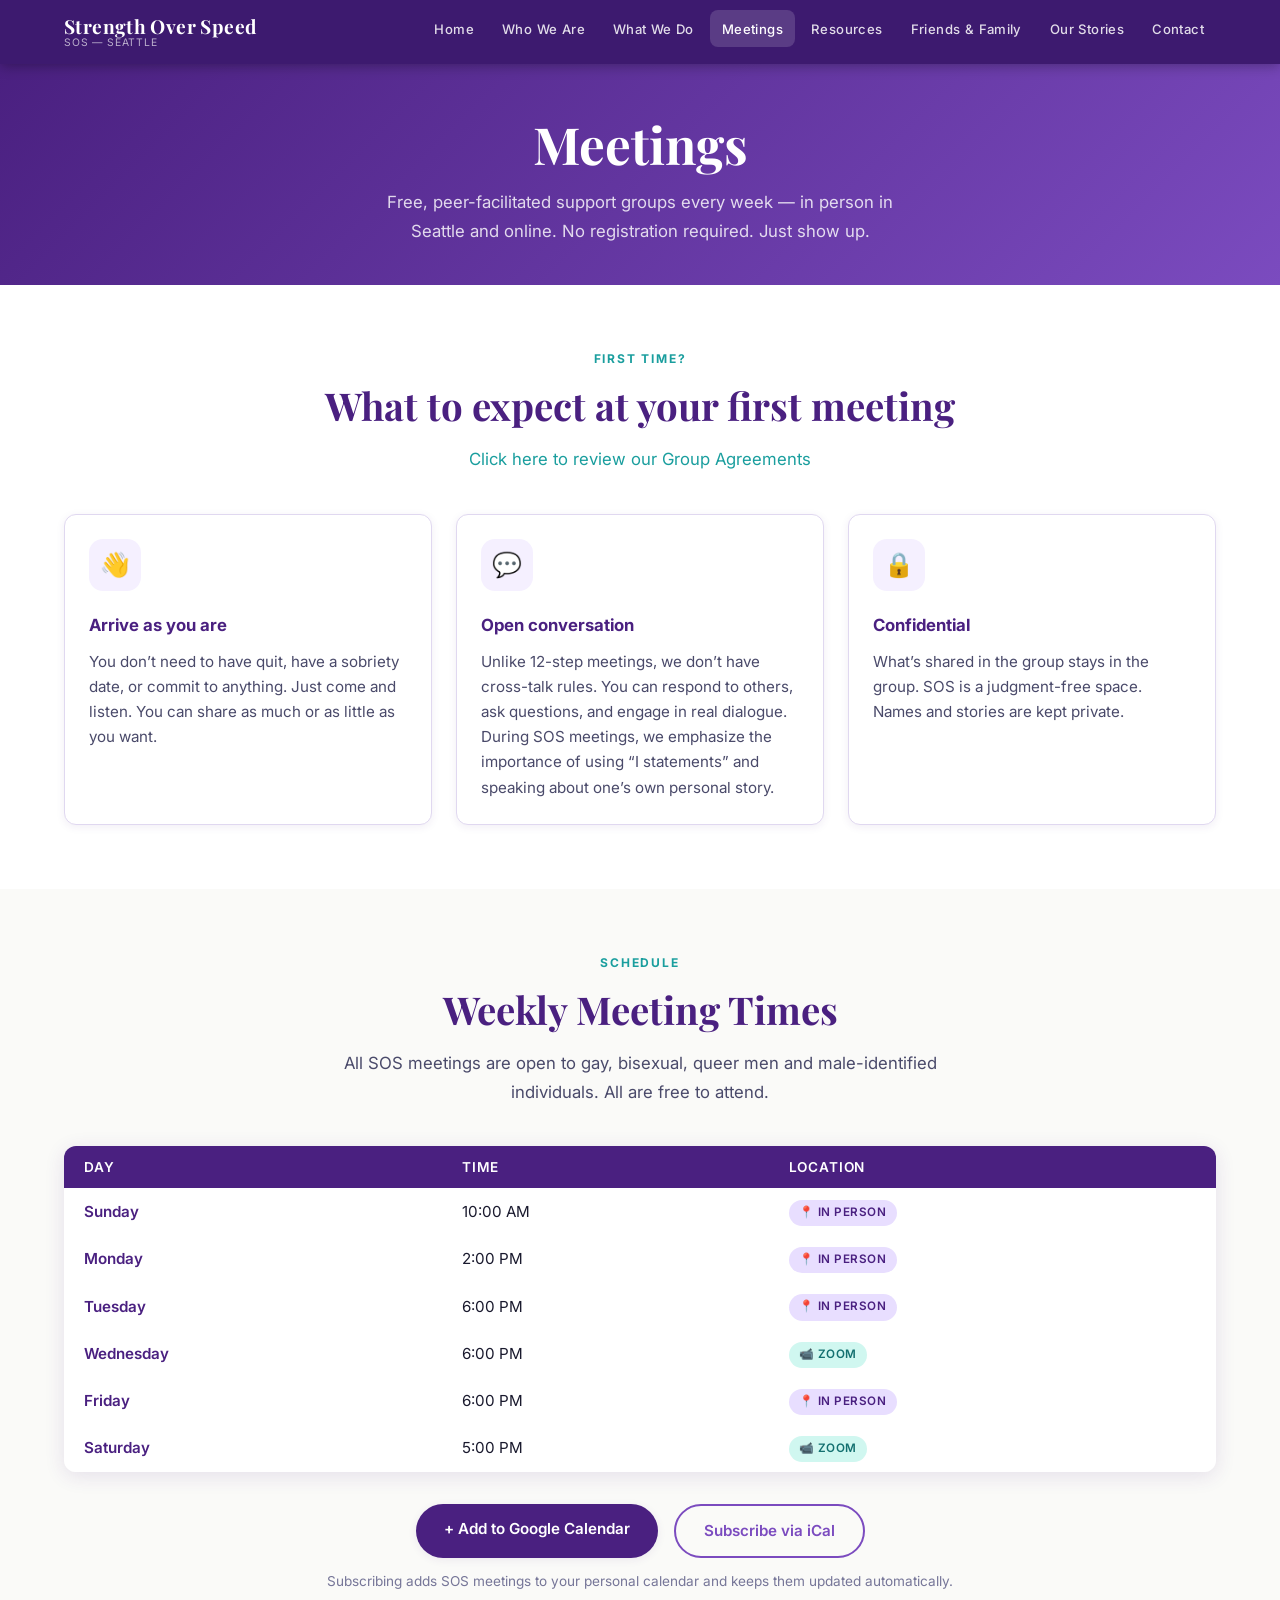
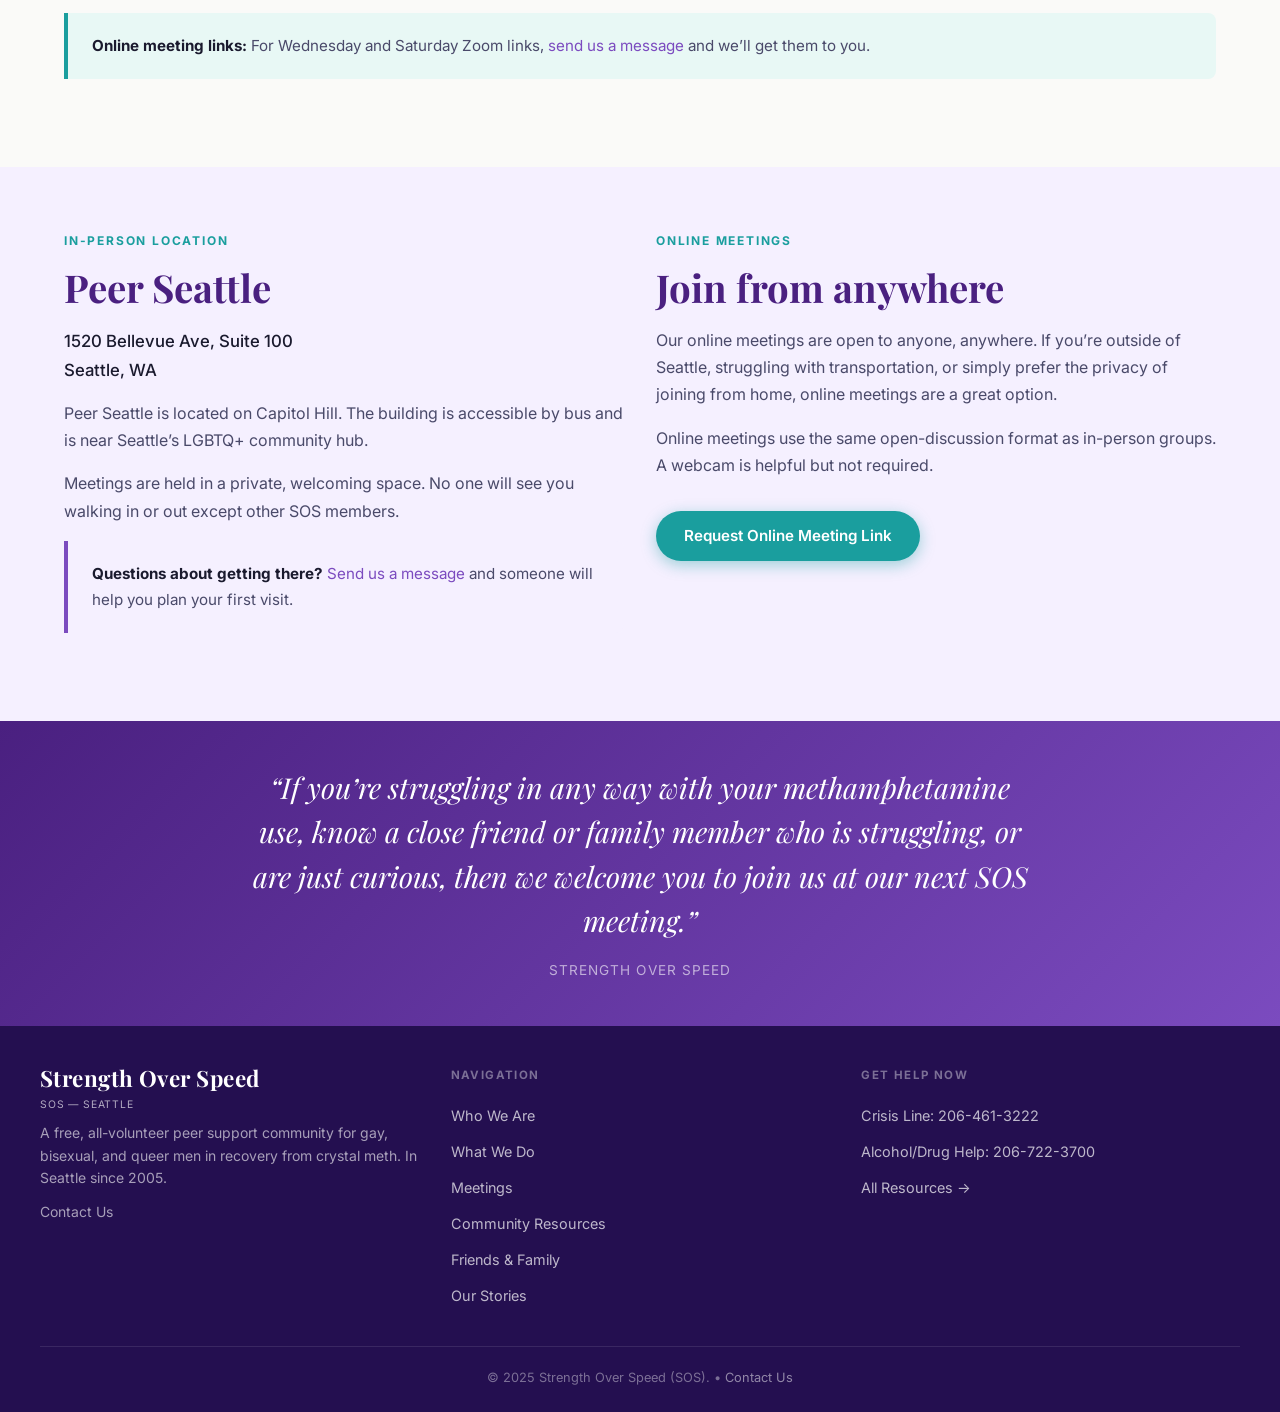
<file: meetings.html>
<!DOCTYPE html>
<html lang="en">
<head>
  <meta charset="UTF-8">
  <meta name="viewport" content="width=device-width, initial-scale=1.0">
  <title>Meetings — Strength Over Speed - Seattle</title>
  <meta name="description" content="SOS meeting schedule: in-person at Peer Seattle and online. Free, peer-led crystal meth recovery support groups for gay and queer men in Seattle.">
  <meta property="og:type" content="website">
  <meta property="og:url" content="https://strengthoverspeed.net/meetings.html">
  <meta property="og:title" content="Find a Meeting — Strength Over Speed">
  <meta property="og:description" content="SOS meeting schedule: in-person at Peer Seattle and online. Free, peer-led crystal meth recovery support groups for gay and queer men in Seattle.">
  <meta property="og:image" content="https://strengthoverspeed.net/og-image-meetings.png">
  <meta property="og:image:width" content="1200">
  <meta property="og:image:height" content="630">
  <meta name="twitter:card" content="summary_large_image">
  <meta name="twitter:image" content="https://strengthoverspeed.net/og-image-meetings.png">
  <link rel="icon" type="image/svg+xml" href="https://strengthoverspeed.net/soslogo.svg">
  <link rel="stylesheet" href="style.css">
  <link rel="canonical" href="https://strengthoverspeed.net/meetings.html">
</head>
<body>

<a href="#main-content" class="skip-link">Skip to main content</a>

<nav class="nav" role="navigation" aria-label="Main navigation">
  <div class="nav__inner">
    <a class="nav__logo" href="index.html">
      <span class="nav__logo-main">Strength Over Speed</span>
      <span class="nav__logo-sub">SOS &mdash; Seattle</span>
    </a>
    <button class="nav__toggle" aria-label="Toggle menu" aria-expanded="false" aria-controls="navlinks" onclick="var e=this.getAttribute('aria-expanded')==='true';this.setAttribute('aria-expanded',String(!e));this.classList.toggle('open');document.getElementById('navlinks').classList.toggle('open')">
      <span></span><span></span><span></span>
    </button>
    <ul class="nav__links" id="navlinks">
      <li><a href="index.html">Home</a></li>
      <li><a href="about.html">Who We Are</a></li>
      <li><a href="what-we-do.html">What We Do</a></li>
      <li><a href="meetings.html" class="active" aria-current="page">Meetings</a></li>
      <li><a href="resources.html">Resources</a></li>
      <li><a href="friends-family.html">Friends &amp; Family</a></li>
      <li><a href="our-stories.html">Our Stories</a></li>
      <li><a href="contact.html">Contact</a></li>
    </ul>
  </div>
</nav>

<main id="main-content">

<section class="page-hero">
  <h1 class="page-hero__title">Meetings</h1>
  <p class="page-hero__desc">
    Free, peer-facilitated support groups every week &mdash; in person in Seattle and online.
    No registration required. Just show up.
  </p>
</section>

<!-- What to Expect -->
<section class="section section--alt">
  <div class="container">
    <div class="section-header">
      <p class="section-header__eyebrow">First Time?</p>
      <h2 class="section-header__title">What to expect at your first meeting</h2>
      <p class="section-header__desc">
        <a href="site-assets/group-agreements.html" target="_blank" rel="noopener" style="color: var(--teal);">Click here to review our Group Agreements</a>
      </p>
    </div>
    <div class="grid-3">
      <div class="card">
        <div class="card__icon">&#128075;</div>
        <p class="card__title">Arrive as you are</p>
        <p class="card__body">
          You don&rsquo;t need to have quit, have a sobriety date, or commit to anything.
          Just come and listen. You can share as much or as little as you want.
        </p>
      </div>
      <div class="card">
        <div class="card__icon">&#128172;</div>
        <p class="card__title">Open conversation</p>
        <p class="card__body">
          Unlike 12-step meetings, we don&rsquo;t have cross-talk rules. You can respond
          to others, ask questions, and engage in real dialogue.
          During SOS meetings, we emphasize the importance of using &ldquo;I statements&rdquo; and speaking about one&rsquo;s own personal story.
        </p>
      </div>
      <div class="card">
        <div class="card__icon">&#128274;</div>
        <p class="card__title">Confidential</p>
        <p class="card__body">
          What&rsquo;s shared in the group stays in the group. SOS is a
          judgment-free space. Names and stories are kept private.
        </p>
      </div>
    </div>
  </div>
</section>

<!-- Meeting Schedule -->
<section class="section">
  <div class="container">
    <div class="section-header">
      <p class="section-header__eyebrow">Schedule</p>
      <h2 class="section-header__title">Weekly Meeting Times</h2>
      <p class="section-header__desc">
        All SOS meetings are open to gay, bisexual, queer men and male-identified individuals.
        All are free to attend.
      </p>
    </div>

    <table class="meetings-table meetings-table--compact">
        <caption class="visually-hidden">Weekly SOS meeting schedule</caption>
        <thead>
          <tr>
            <th scope="col">Day</th>
            <th scope="col">Time</th>
            <th scope="col">Location</th>
          </tr>
        </thead>
        <!-- Meeting schedule -->
        <tbody id="meeting-rows">
          <tr>
            <td>Sunday</td>
            <td>10:00 AM</td>
            <td><a class="badge badge--inperson" href="https://maps.google.com/?q=1520+Bellevue+Ave+Suite+100+Seattle+WA" target="_blank" rel="noopener">&#128205; In Person</a></td>
          </tr>
          <tr>
            <td>Monday</td>
            <td>2:00 PM</td>
            <td><a class="badge badge--inperson" href="https://maps.google.com/?q=1520+Bellevue+Ave+Suite+100+Seattle+WA" target="_blank" rel="noopener">&#128205; In Person</a></td>
          </tr>
          <tr>
            <td>Tuesday</td>
            <td>6:00 PM</td>
            <td><a class="badge badge--inperson" href="https://maps.google.com/?q=1520+Bellevue+Ave+Suite+100+Seattle+WA" target="_blank" rel="noopener">&#128205; In Person</a></td>
          </tr>
          <tr>
            <td>Wednesday</td>
            <td>6:00 PM</td>
            <td><a class="badge badge--online" href="contact.html">&#128249; Zoom</a></td>
          </tr>
          <tr>
            <td>Friday</td>
            <td>6:00 PM</td>
            <td><a class="badge badge--inperson" href="https://maps.google.com/?q=1520+Bellevue+Ave+Suite+100+Seattle+WA" target="_blank" rel="noopener">&#128205; In Person</a></td>
          </tr>
          <tr>
            <td>Saturday</td>
            <td>5:00 PM</td>
            <td><a class="badge badge--online" href="contact.html">&#128249; Zoom</a></td>
          </tr>
        </tbody>
      </table>

    <!-- Subscribe buttons -->
    <div style="display: flex; gap: 1rem; flex-wrap: wrap; justify-content: center; margin-top: 2rem;">
      <a href="https://calendar.google.com/calendar/r?cid=ff8ca5c2afc3c79a7d30bf416b943bfad8c051a93214634a1d60992de8f42cd5@group.calendar.google.com"
         target="_blank" rel="noopener" class="btn btn--purple">
        + Add to Google Calendar
      </a>
      <a href="https://calendar.google.com/calendar/ical/ff8ca5c2afc3c79a7d30bf416b943bfad8c051a93214634a1d60992de8f42cd5@group.calendar.google.com/public/basic.ics"
         class="btn btn--outline" style="border-color: var(--purple-mid); color: var(--purple-mid);">
        Subscribe via iCal
      </a>
    </div>
    <p style="text-align:center; margin-top:0.75rem; font-size:0.85rem; color:var(--text-light);">
      Subscribing adds SOS meetings to your personal calendar and keeps them updated automatically.
    </p>

    <div class="callout callout--teal" style="margin-top: 1.25rem;">
      <p>
        <strong>Online meeting links:</strong> For Wednesday and Saturday Zoom links,
        <a href="contact.html">send us a message</a> and we&rsquo;ll get them to you.
      </p>
    </div>
  </div>
</section>

<!-- Location Info -->
<section class="section section--tinted">
  <div class="container">
    <div class="grid-2">
      <div>
        <p class="section-header__eyebrow" style="text-align:left;">In-Person Location</p>
        <h2 style="margin-bottom: 1rem;">Peer Seattle</h2>
        <p style="font-size: 1.05rem; font-weight: 500; color: var(--text-dark);">
          1520 Bellevue Ave, Suite 100<br>Seattle, WA
        </p>
        <p style="color: var(--text-mid); margin-top: 0.75rem;">
          Peer Seattle is located on Capitol Hill. The building is accessible by bus
          and is near Seattle&rsquo;s LGBTQ+ community hub.
        </p>
        <p style="color: var(--text-mid);">
          Meetings are held in a private, welcoming space. No one will see you
          walking in or out except other SOS members.
        </p>
        <div class="callout" style="margin-top: 1rem;">
          <p>
            <strong>Questions about getting there?</strong>
            <a href="contact.html">Send us a message</a> and someone will help you plan your first visit.
          </p>
        </div>
      </div>
      <div>
        <p class="section-header__eyebrow" style="text-align:left;">Online Meetings</p>
        <h2 style="margin-bottom: 1rem;">Join from anywhere</h2>
        <p style="color: var(--text-mid);">
          Our online meetings are open to anyone, anywhere. If you&rsquo;re outside of
          Seattle, struggling with transportation, or simply prefer the privacy of
          joining from home, online meetings are a great option.
        </p>
        <p style="color: var(--text-mid);">
          Online meetings use the same open-discussion format as in-person groups.
          A webcam is helpful but not required.
        </p>
        <a href="contact.html" class="btn btn--primary" style="margin-top:1rem; display: inline-block;">
          Request Online Meeting Link
        </a>
      </div>
    </div>
  </div>
</section>

<!-- CTA -->
<div class="quote-block">
  <p class="quote-block__text">
    &ldquo;If you&rsquo;re struggling in any way with your methamphetamine use, know a close
    friend or family member who is struggling, or are just curious, then we welcome you
    to join us at our next SOS meeting.&rdquo;
  </p>
  <p class="quote-block__attr">Strength Over Speed</p>
</div>

</main>

<footer class="footer" role="contentinfo">
  <div class="footer__inner">
    <div class="footer__brand">
      <a class="nav__logo" href="index.html" style="margin-bottom: 0.75rem;">
        <span class="nav__logo-main">Strength Over Speed</span>
        <span class="nav__logo-sub">SOS &mdash; Seattle</span>
      </a>
      <p>A free, all-volunteer peer support community for gay, bisexual, and queer men in recovery from crystal meth. In Seattle since 2005.</p>
      <p style="margin-top: 0.75rem;"><a href="contact.html" style="color: rgba(255,255,255,0.6);">Contact Us</a></p>
    </div>
    <div>
      <p class="footer__heading">Navigation</p>
      <ul class="footer__links">
        <li><a href="about.html">Who We Are</a></li>
        <li><a href="what-we-do.html">What We Do</a></li>
        <li><a href="meetings.html">Meetings</a></li>
        <li><a href="resources.html">Community Resources</a></li>
        <li><a href="friends-family.html">Friends &amp; Family</a></li>
        <li><a href="our-stories.html">Our Stories</a></li>
      </ul>
    </div>
    <div>
      <p class="footer__heading">Get Help Now</p>
      <ul class="footer__links">
        <li><a href="tel:206-461-3222">Crisis Line: 206-461-3222</a></li>
        <li><a href="tel:206-722-3700">Alcohol/Drug Help: 206-722-3700</a></li>
        <li><a href="resources.html">All Resources &rarr;</a></li>
      </ul>
    </div>
  </div>
  <div class="footer__bottom">
    <p>&copy; 2025 Strength Over Speed (SOS). &bull; <a href="contact.html">Contact Us</a></p>
  </div>
</footer>



</body>
</html>
</file>
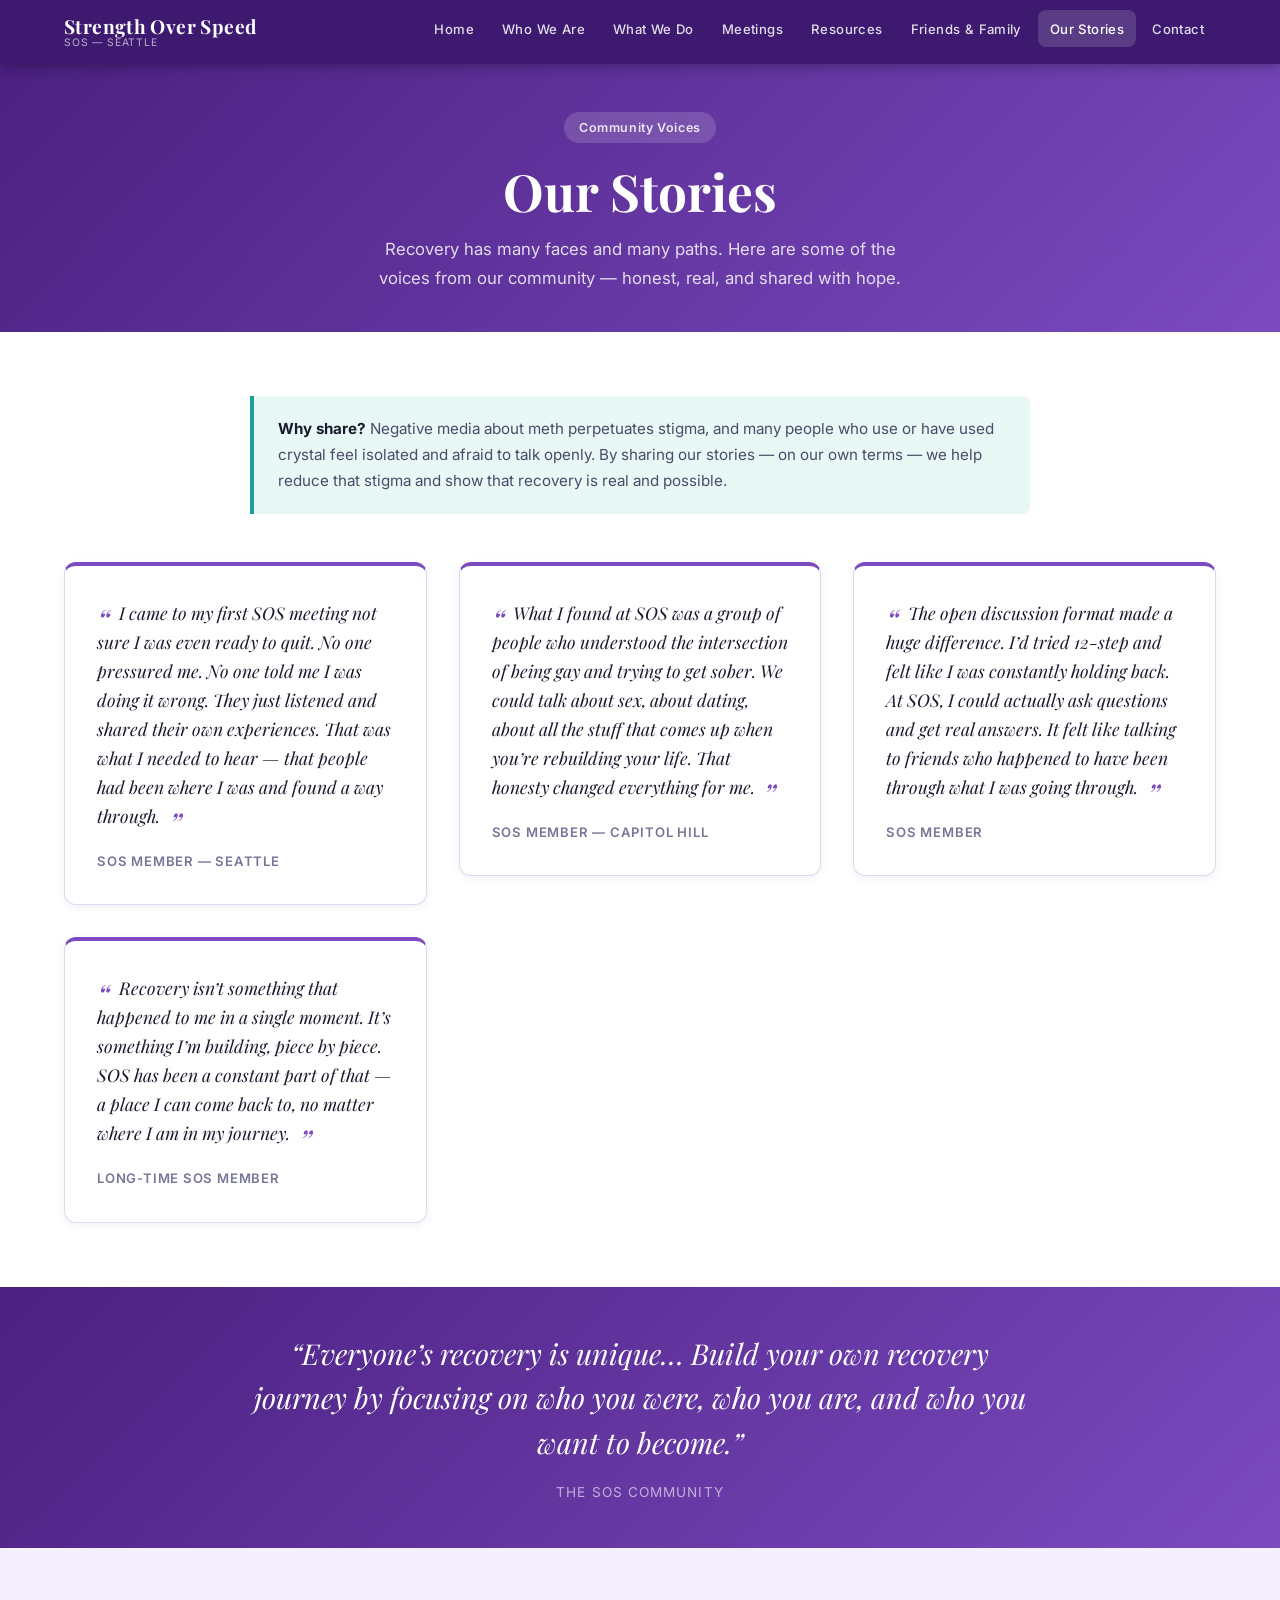
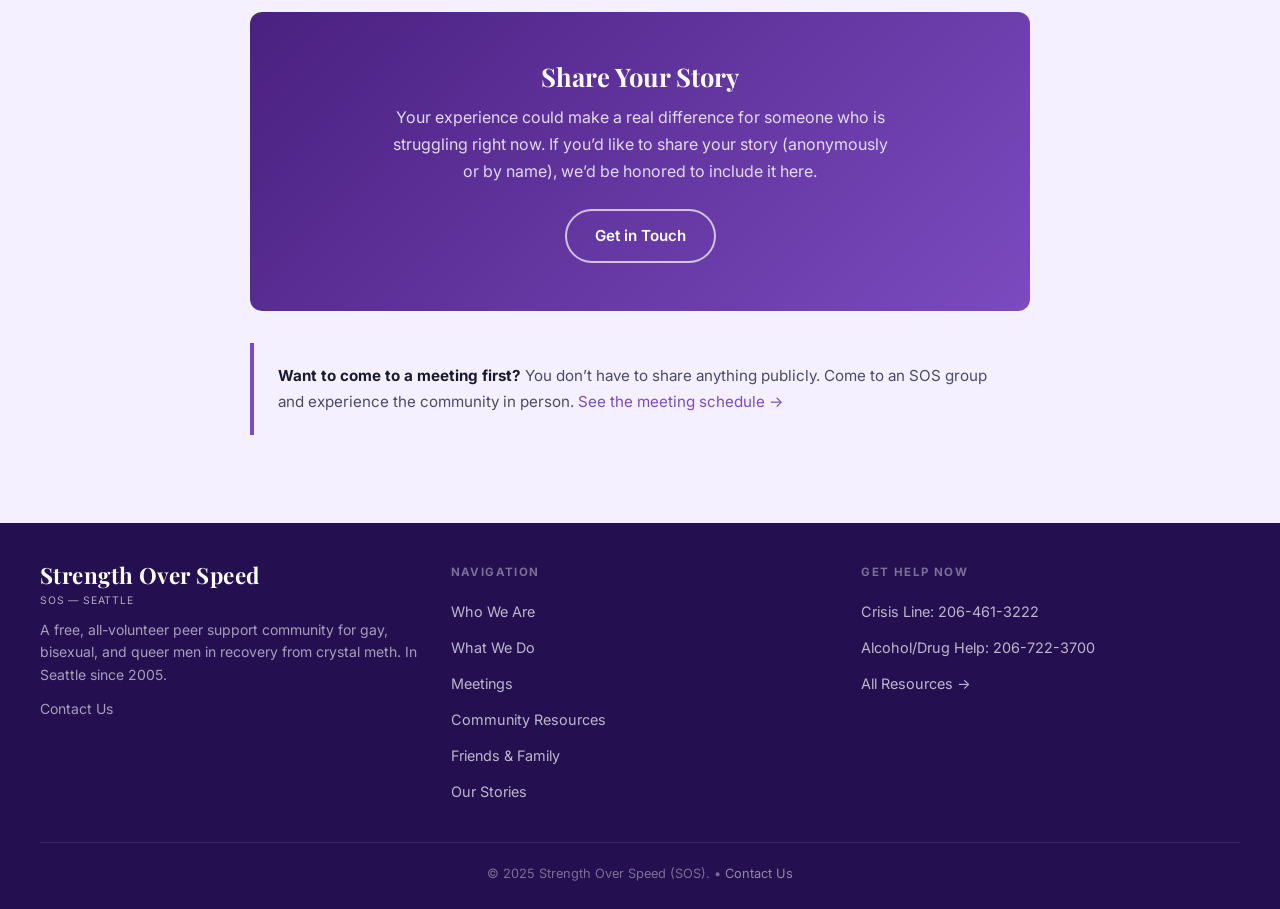
<file: our-stories.html>
<!DOCTYPE html>
<html lang="en">
<head>
  <meta charset="UTF-8">
  <meta name="viewport" content="width=device-width, initial-scale=1.0">
  <title>Our Stories — Strength Over Speed - Seattle</title>
  <meta name="description" content="Personal stories of recovery from gay and queer men at Strength Over Speed (SOS) in Seattle. Hear how others have navigated life after crystal meth.">
  <meta property="og:type" content="website">
  <meta property="og:url" content="https://strengthoverspeed.net/our-stories.html">
  <meta property="og:title" content="Strength Over Speed - A Community-Based Support Group">
  <meta property="og:description" content="Personal stories of recovery from gay and queer men at Strength Over Speed (SOS) in Seattle. Hear how others have navigated life after crystal meth.">
  <meta property="og:image" content="https://strengthoverspeed.net/og-image-default.png">
  <meta property="og:image:width" content="1200">
  <meta property="og:image:height" content="630">
  <meta name="twitter:card" content="summary_large_image">
  <meta name="twitter:image" content="https://strengthoverspeed.net/og-image-default.png">
  <link rel="icon" type="image/svg+xml" href="https://strengthoverspeed.net/soslogo.svg">
  <link rel="stylesheet" href="style.css">
  <link rel="canonical" href="https://strengthoverspeed.net/our-stories.html">
  <style>
    .story-card {
      background: var(--white);
      border-radius: var(--radius);
      padding: 2rem;
      box-shadow: var(--shadow-sm);
      border: 1px solid var(--border);
      border-top: 4px solid var(--purple-mid);
    }
    .story-card__quote {
      font-family: 'Playfair Display', serif;
      font-size: 1.1rem;
      font-style: italic;
      color: var(--text-dark);
      line-height: 1.65;
      margin-bottom: 1.25rem;
    }
    .story-card__quote::before { content: '\201C'; color: var(--purple-mid); font-size: 2rem; line-height: 0; vertical-align: -0.4em; margin-right: 0.15em; }
    .story-card__quote::after  { content: '\201D'; color: var(--purple-mid); font-size: 2rem; line-height: 0; vertical-align: -0.4em; margin-left: 0.15em; }
    .story-card__attr {
      font-size: 0.82rem;
      font-weight: 600;
      letter-spacing: 0.06em;
      text-transform: uppercase;
      color: var(--text-light);
    }
    .story-submit {
      background: linear-gradient(135deg, var(--purple-deep), var(--purple-mid));
      border-radius: var(--radius);
      padding: 3rem 2rem;
      text-align: center;
      color: white;
    }
    .story-submit h3 { color: white; margin-bottom: 0.75rem; }
    .story-submit p { color: rgba(255,255,255,0.82); max-width: 500px; margin: 0 auto 1.5rem; }
  </style>
</head>
<body>

<a href="#main-content" class="skip-link">Skip to main content</a>

<nav class="nav" role="navigation" aria-label="Main navigation">
  <div class="nav__inner">
    <a class="nav__logo" href="index.html">
      <span class="nav__logo-main">Strength Over Speed</span>
      <span class="nav__logo-sub">SOS &mdash; Seattle</span>
    </a>
    <button class="nav__toggle" aria-label="Toggle menu" aria-expanded="false" aria-controls="navlinks" onclick="var e=this.getAttribute('aria-expanded')==='true';this.setAttribute('aria-expanded',String(!e));this.classList.toggle('open');document.getElementById('navlinks').classList.toggle('open')">
      <span></span><span></span><span></span>
    </button>
    <ul class="nav__links" id="navlinks">
      <li><a href="index.html">Home</a></li>
      <li><a href="about.html">Who We Are</a></li>
      <li><a href="what-we-do.html">What We Do</a></li>
      <li><a href="meetings.html">Meetings</a></li>
      <li><a href="resources.html">Resources</a></li>
      <li><a href="friends-family.html">Friends &amp; Family</a></li>
      <li><a href="our-stories.html" class="active" aria-current="page">Our Stories</a></li>
      <li><a href="contact.html">Contact</a></li>
    </ul>
  </div>
</nav>

<main id="main-content">

<section class="page-hero">
  <span class="pill" style="background: rgba(255,255,255,0.15); color: rgba(255,255,255,0.85); border-color: transparent; margin-bottom: 1rem;">Community Voices</span>
  <h1 class="page-hero__title">Our Stories</h1>
  <p class="page-hero__desc">
    Recovery has many faces and many paths. Here are some of the voices from our community &mdash;
    honest, real, and shared with hope.
  </p>
</section>

<!-- Intro -->
<section class="section section--alt">
  <div class="container">
    <div class="callout callout--teal" style="max-width: 780px; margin: 0 auto 3rem;">
      <p>
        <strong>Why share?</strong> Negative media about meth perpetuates stigma, and many
        people who use or have used crystal feel isolated and afraid to talk openly.
        By sharing our stories &mdash; on our own terms &mdash; we help reduce that stigma
        and show that recovery is real and possible.
      </p>
    </div>

    <!-- Story Cards -->
    <div class="grid-2">

      <div class="story-card">
        <p class="story-card__quote">
          I came to my first SOS meeting not sure I was even ready to quit.
          No one pressured me. No one told me I was doing it wrong. They just
          listened and shared their own experiences. That was what I needed
          to hear &mdash; that people had been where I was and found a way through.
        </p>
        <p class="story-card__attr">SOS Member &mdash; Seattle</p>
      </div>

      <div class="story-card">
        <p class="story-card__quote">
          What I found at SOS was a group of people who understood the intersection
          of being gay and trying to get sober. We could talk about sex, about dating,
          about all the stuff that comes up when you&rsquo;re rebuilding your life.
          That honesty changed everything for me.
        </p>
        <p class="story-card__attr">SOS Member &mdash; Capitol Hill</p>
      </div>

      <div class="story-card">
        <p class="story-card__quote">
          The open discussion format made a huge difference. I&rsquo;d tried 12-step
          and felt like I was constantly holding back. At SOS, I could actually
          ask questions and get real answers. It felt like talking to friends
          who happened to have been through what I was going through.
        </p>
        <p class="story-card__attr">SOS Member</p>
      </div>

      <div class="story-card">
        <p class="story-card__quote">
          Recovery isn&rsquo;t something that happened to me in a single moment.
          It&rsquo;s something I&rsquo;m building, piece by piece. SOS has been
          a constant part of that &mdash; a place I can come back to, no matter
          where I am in my journey.
        </p>
        <p class="story-card__attr">Long-Time SOS Member</p>
      </div>

    </div>
  </div>
</section>

<!-- Quote -->
<div class="quote-block">
  <p class="quote-block__text">
    &ldquo;Everyone&rsquo;s recovery is unique&hellip;
    Build your own recovery journey by focusing on who you were, who you are,
    and who you want to become.&rdquo;
  </p>
  <p class="quote-block__attr">The SOS Community</p>
</div>

<!-- Share Your Story -->
<section class="section section--tinted">
  <div class="container">
    <div style="max-width: 780px; margin: 0 auto;">
      <div class="story-submit">
        <h3>Share Your Story</h3>
        <p>
          Your experience could make a real difference for someone who is struggling
          right now. If you&rsquo;d like to share your story (anonymously or by name),
          we&rsquo;d be honored to include it here.
        </p>
        <a href="contact.html" class="btn btn--outline">
          Get in Touch
        </a>
      </div>

      <div class="callout" style="margin-top: 2rem;">
        <p>
          <strong>Want to come to a meeting first?</strong> You don&rsquo;t have to share
          anything publicly. Come to an SOS group and experience the community in person.
          <a href="meetings.html">See the meeting schedule &rarr;</a>
        </p>
      </div>
    </div>
  </div>
</section>

</main>

<footer class="footer" role="contentinfo">
  <div class="footer__inner">
    <div class="footer__brand">
      <a class="nav__logo" href="index.html" style="margin-bottom: 0.75rem;">
        <span class="nav__logo-main">Strength Over Speed</span>
        <span class="nav__logo-sub">SOS &mdash; Seattle</span>
      </a>
      <p>A free, all-volunteer peer support community for gay, bisexual, and queer men in recovery from crystal meth. In Seattle since 2005.</p>
      <p style="margin-top: 0.75rem;"><a href="contact.html" style="color: rgba(255,255,255,0.6);">Contact Us</a></p>
    </div>
    <div>
      <p class="footer__heading">Navigation</p>
      <ul class="footer__links">
        <li><a href="about.html">Who We Are</a></li>
        <li><a href="what-we-do.html">What We Do</a></li>
        <li><a href="meetings.html">Meetings</a></li>
        <li><a href="resources.html">Community Resources</a></li>
        <li><a href="friends-family.html">Friends &amp; Family</a></li>
        <li><a href="our-stories.html">Our Stories</a></li>
      </ul>
    </div>
    <div>
      <p class="footer__heading">Get Help Now</p>
      <ul class="footer__links">
        <li><a href="tel:206-461-3222">Crisis Line: 206-461-3222</a></li>
        <li><a href="tel:206-722-3700">Alcohol/Drug Help: 206-722-3700</a></li>
        <li><a href="resources.html">All Resources &rarr;</a></li>
      </ul>
    </div>
  </div>
  <div class="footer__bottom">
    <p>&copy; 2025 Strength Over Speed (SOS). &bull; <a href="contact.html">Contact Us</a></p>
  </div>
</footer>

</body>
</html>
</file>
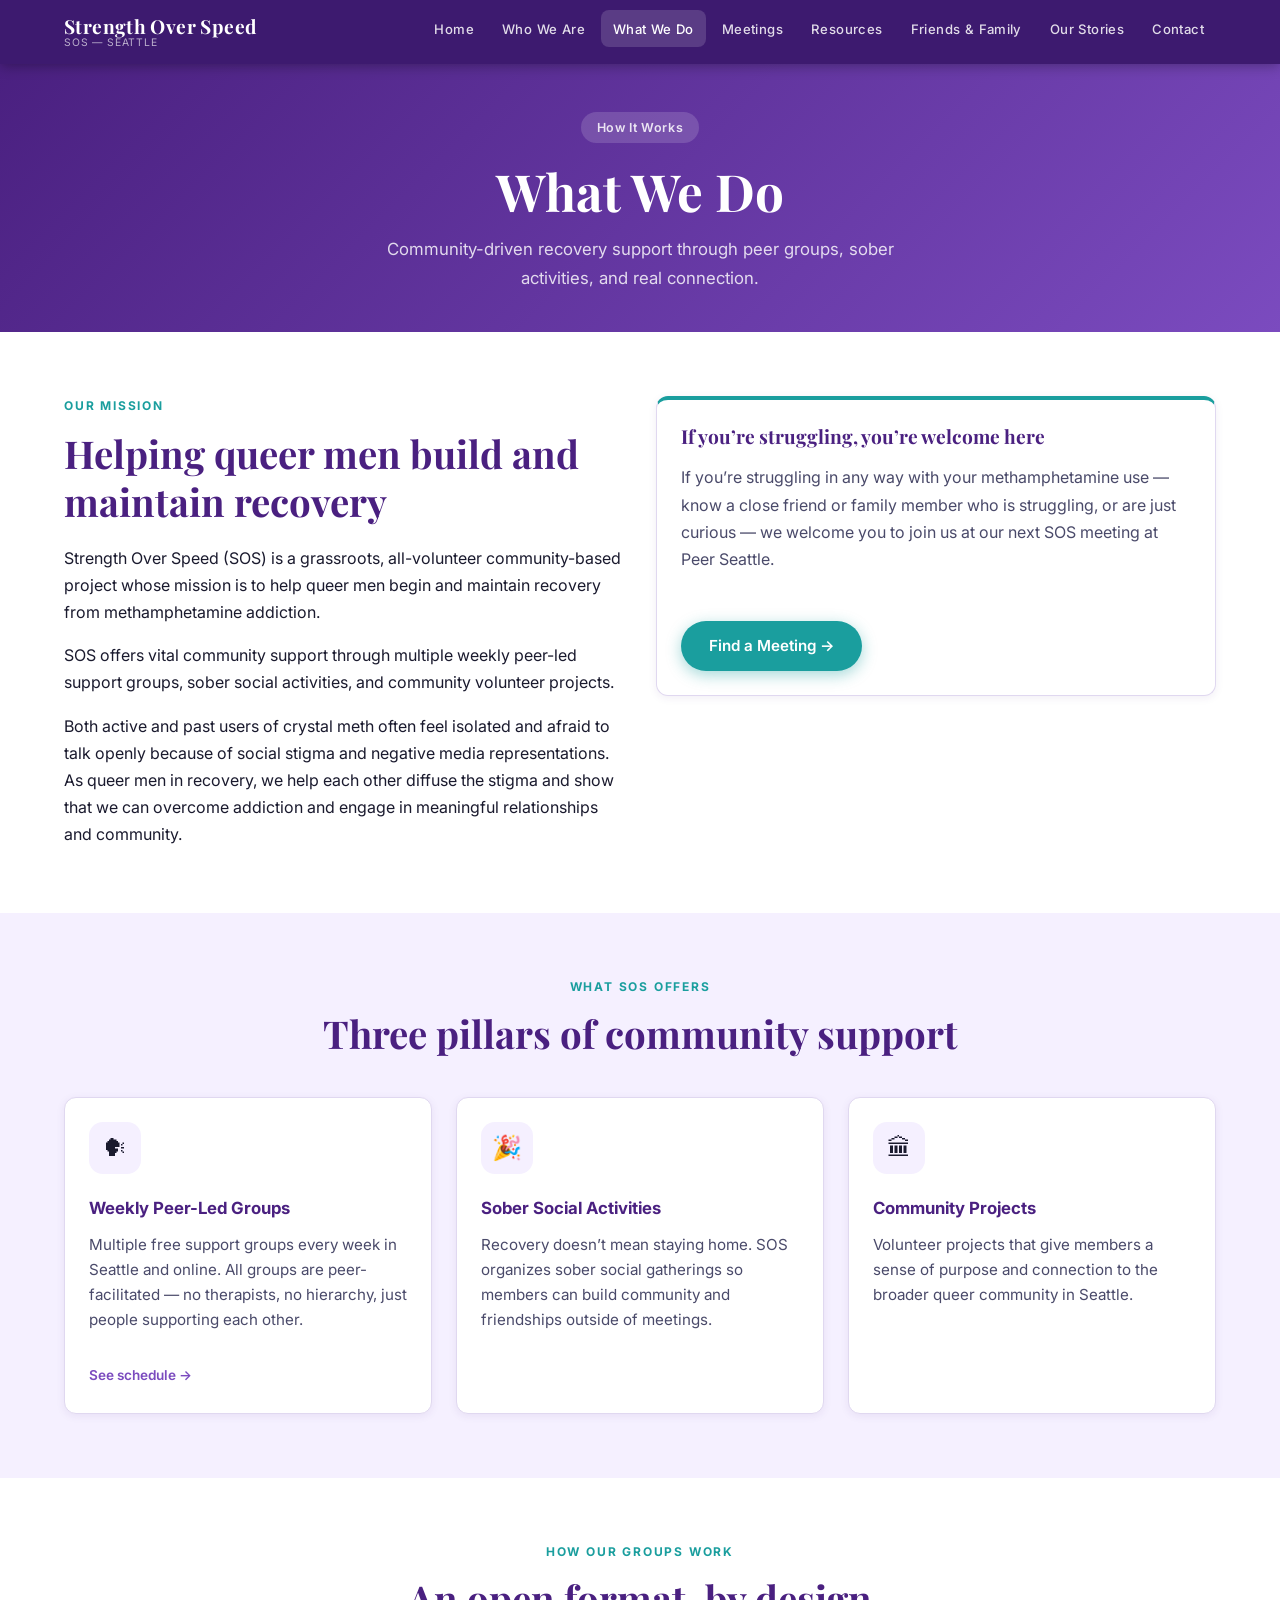
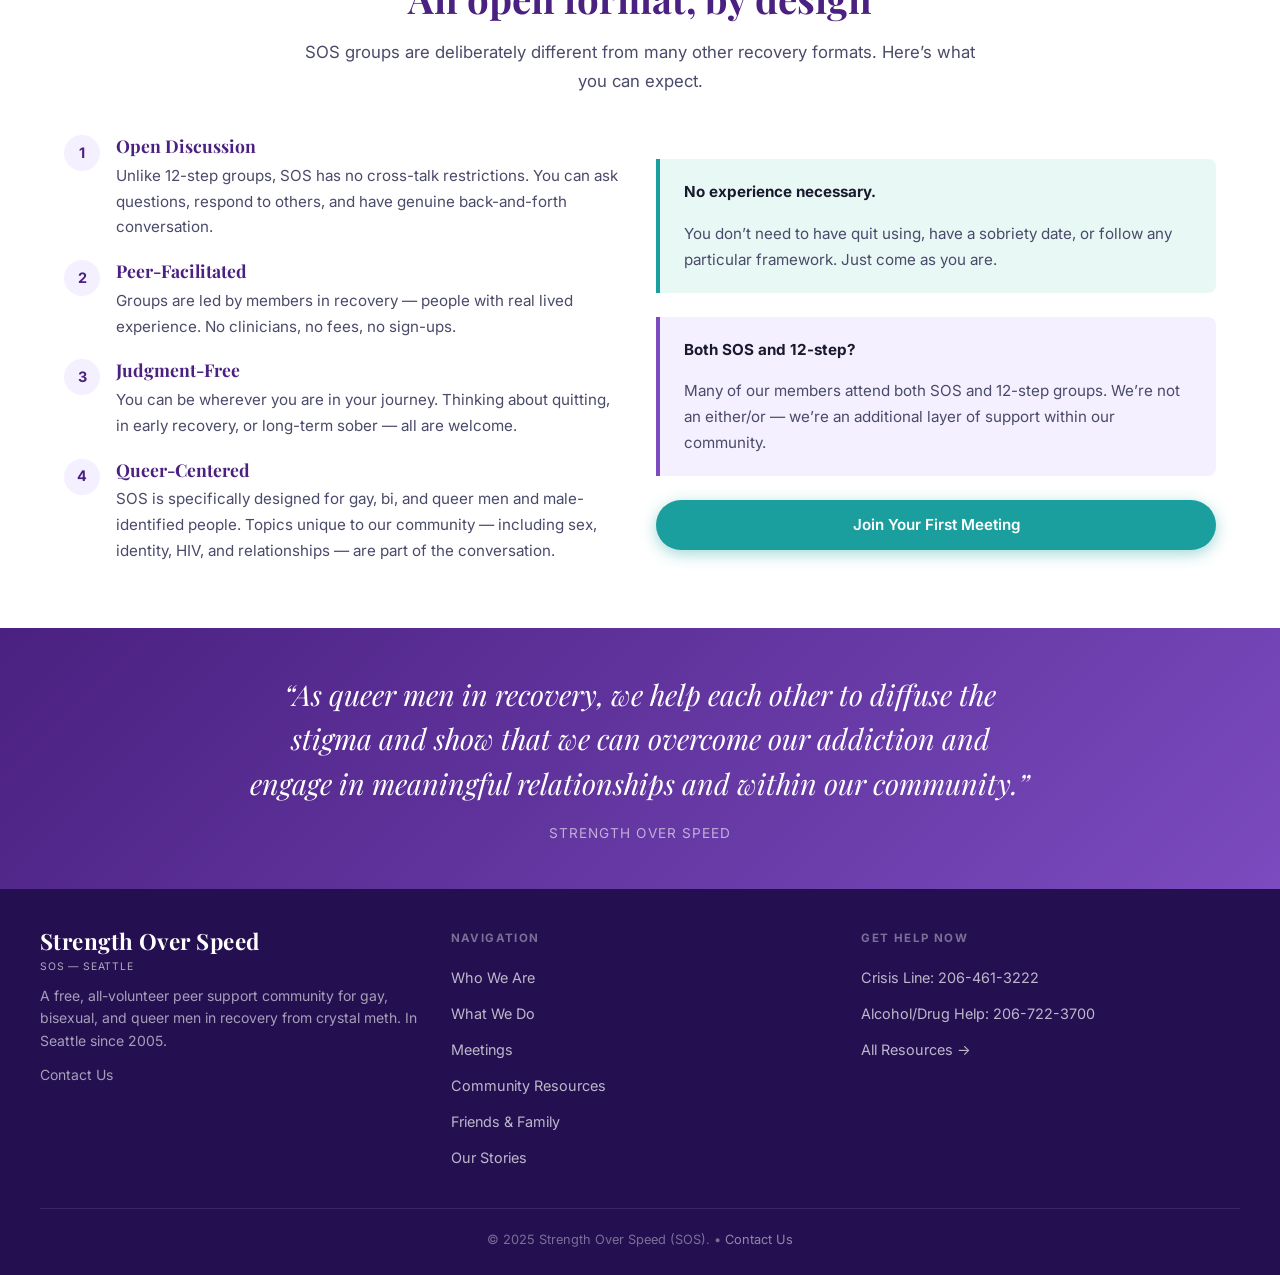
<file: what-we-do.html>
<!DOCTYPE html>
<html lang="en">
<head>
  <meta charset="UTF-8">
  <meta name="viewport" content="width=device-width, initial-scale=1.0">
  <title>What We Do — Strength Over Speed - Seattle</title>
  <meta name="description" content="How SOS works: peer-led support groups, sober social activities, and community projects for queer men in recovery from crystal meth in Seattle.">
  <meta property="og:type" content="website">
  <meta property="og:url" content="https://strengthoverspeed.net/what-we-do.html">
  <meta property="og:title" content="Strength Over Speed - A Community-Based Support Group">
  <meta property="og:description" content="How SOS works: peer-led support groups, sober social activities, and community projects for queer men in recovery from crystal meth in Seattle.">
  <meta property="og:image" content="https://strengthoverspeed.net/og-image-default.png">
  <meta property="og:image:width" content="1200">
  <meta property="og:image:height" content="630">
  <meta name="twitter:card" content="summary_large_image">
  <meta name="twitter:image" content="https://strengthoverspeed.net/og-image-default.png">
  <link rel="icon" type="image/svg+xml" href="https://strengthoverspeed.net/soslogo.svg">
  <link rel="stylesheet" href="style.css">
  <link rel="canonical" href="https://strengthoverspeed.net/what-we-do.html">
</head>
<body>

<a href="#main-content" class="skip-link">Skip to main content</a>

<nav class="nav" role="navigation" aria-label="Main navigation">
  <div class="nav__inner">
    <a class="nav__logo" href="index.html">
      <span class="nav__logo-main">Strength Over Speed</span>
      <span class="nav__logo-sub">SOS &mdash; Seattle</span>
    </a>
    <button class="nav__toggle" aria-label="Toggle menu" aria-expanded="false" aria-controls="navlinks" onclick="var e=this.getAttribute('aria-expanded')==='true';this.setAttribute('aria-expanded',String(!e));this.classList.toggle('open');document.getElementById('navlinks').classList.toggle('open')">
      <span></span><span></span><span></span>
    </button>
    <ul class="nav__links" id="navlinks">
      <li><a href="index.html">Home</a></li>
      <li><a href="about.html">Who We Are</a></li>
      <li><a href="what-we-do.html" class="active" aria-current="page">What We Do</a></li>
      <li><a href="meetings.html">Meetings</a></li>
      <li><a href="resources.html">Resources</a></li>
      <li><a href="friends-family.html">Friends &amp; Family</a></li>
      <li><a href="our-stories.html">Our Stories</a></li>
      <li><a href="contact.html">Contact</a></li>
    </ul>
  </div>
</nav>

<main id="main-content">

<section class="page-hero">
  <span class="pill" style="background: rgba(255,255,255,0.15); color: rgba(255,255,255,0.85); border-color: transparent; margin-bottom: 1rem;">How It Works</span>
  <h1 class="page-hero__title">What We Do</h1>
  <p class="page-hero__desc">
    Community-driven recovery support through peer groups, sober activities, and real connection.
  </p>
</section>

<!-- Mission -->
<section class="section section--alt">
  <div class="container">
    <div class="grid-2">
      <div>
        <p class="section-header__eyebrow" style="text-align:left;">Our Mission</p>
        <h2 style="margin-bottom: 1.25rem;">Helping queer men build and maintain recovery</h2>
        <p>
          Strength Over Speed (SOS) is a grassroots, all-volunteer community-based project
          whose mission is to help queer men begin and maintain recovery from
          methamphetamine addiction.
        </p>
        <p>
          SOS offers vital community support through multiple weekly peer-led support groups,
          sober social activities, and community volunteer projects.
        </p>
        <p>
          Both active and past users of crystal meth often feel isolated and afraid to talk
          openly because of social stigma and negative media representations. As queer men
          in recovery, we help each other diffuse the stigma and show that we can overcome
          addiction and engage in meaningful relationships and community.
        </p>
      </div>
      <div>
        <div class="card" style="border-top: 4px solid var(--teal);">
          <h3 style="font-size: 1.2rem; margin-bottom: 1rem;">If you&rsquo;re struggling, you&rsquo;re welcome here</h3>
          <p style="color: var(--text-mid);">
            If you&rsquo;re struggling in any way with your methamphetamine use &mdash; know a close
            friend or family member who is struggling, or are just curious &mdash; we welcome you
            to join us at our next SOS meeting at Peer Seattle.
          </p>
          <a href="meetings.html" class="btn btn--primary mt-2" style="display:inline-block;">
            Find a Meeting &rarr;
          </a>
        </div>
      </div>
    </div>
  </div>
</section>

<!-- What We Offer -->
<section class="section section--tinted">
  <div class="container">
    <div class="section-header">
      <p class="section-header__eyebrow">What SOS Offers</p>
      <h2 class="section-header__title">Three pillars of community support</h2>
    </div>
    <div class="grid-3">
      <div class="card">
        <div class="card__icon">&#128483;</div>
        <p class="card__title">Weekly Peer-Led Groups</p>
        <p class="card__body">
          Multiple free support groups every week in Seattle and online. All groups
          are peer-facilitated &mdash; no therapists, no hierarchy, just people
          supporting each other.
        </p>
        <a href="meetings.html" style="font-size: 0.85rem; font-weight: 600; color: var(--purple-mid); display:inline-block; margin-top: 1rem;">
          See schedule &rarr;
        </a>
      </div>
      <div class="card">
        <div class="card__icon">&#127881;</div>
        <p class="card__title">Sober Social Activities</p>
        <p class="card__body">
          Recovery doesn&rsquo;t mean staying home. SOS organizes sober social gatherings
          so members can build community and friendships outside of meetings.
        </p>
      </div>
      <div class="card">
        <div class="card__icon">&#127963;</div>
        <p class="card__title">Community Projects</p>
        <p class="card__body">
          Volunteer projects that give members a sense of purpose and connection
          to the broader queer community in Seattle.
        </p>
      </div>
    </div>
  </div>
</section>

<!-- How Groups Work -->
<section class="section section--alt">
  <div class="container">
    <div class="section-header">
      <p class="section-header__eyebrow">How Our Groups Work</p>
      <h2 class="section-header__title">An open format, by design</h2>
      <p class="section-header__desc">
        SOS groups are deliberately different from many other recovery formats.
        Here&rsquo;s what you can expect.
      </p>
    </div>

    <div class="grid-2">
      <div>
        <div style="display: flex; flex-direction: column; gap: 1.25rem;">
          <div style="display: flex; gap: 1rem; align-items: flex-start;">
            <div style="width: 36px; height: 36px; background: var(--purple-pale); border-radius: 50%; display:flex; align-items:center; justify-content:center; flex-shrink:0; font-weight:700; color: var(--purple-deep); font-size: 0.9rem;">1</div>
            <div>
              <h4 style="margin-bottom: 0.35rem; color: var(--purple-deep);">Open Discussion</h4>
              <p style="color: var(--text-mid); font-size: 0.95rem; margin: 0;">
                Unlike 12-step groups, SOS has no cross-talk restrictions. You can ask
                questions, respond to others, and have genuine back-and-forth conversation.
              </p>
            </div>
          </div>
          <div style="display: flex; gap: 1rem; align-items: flex-start;">
            <div style="width: 36px; height: 36px; background: var(--purple-pale); border-radius: 50%; display:flex; align-items:center; justify-content:center; flex-shrink:0; font-weight:700; color: var(--purple-deep); font-size: 0.9rem;">2</div>
            <div>
              <h4 style="margin-bottom: 0.35rem; color: var(--purple-deep);">Peer-Facilitated</h4>
              <p style="color: var(--text-mid); font-size: 0.95rem; margin: 0;">
                Groups are led by members in recovery &mdash; people with real lived experience.
                No clinicians, no fees, no sign-ups.
              </p>
            </div>
          </div>
          <div style="display: flex; gap: 1rem; align-items: flex-start;">
            <div style="width: 36px; height: 36px; background: var(--purple-pale); border-radius: 50%; display:flex; align-items:center; justify-content:center; flex-shrink:0; font-weight:700; color: var(--purple-deep); font-size: 0.9rem;">3</div>
            <div>
              <h4 style="margin-bottom: 0.35rem; color: var(--purple-deep);">Judgment-Free</h4>
              <p style="color: var(--text-mid); font-size: 0.95rem; margin: 0;">
                You can be wherever you are in your journey. Thinking about quitting,
                in early recovery, or long-term sober &mdash; all are welcome.
              </p>
            </div>
          </div>
          <div style="display: flex; gap: 1rem; align-items: flex-start;">
            <div style="width: 36px; height: 36px; background: var(--purple-pale); border-radius: 50%; display:flex; align-items:center; justify-content:center; flex-shrink:0; font-weight:700; color: var(--purple-deep); font-size: 0.9rem;">4</div>
            <div>
              <h4 style="margin-bottom: 0.35rem; color: var(--purple-deep);">Queer-Centered</h4>
              <p style="color: var(--text-mid); font-size: 0.95rem; margin: 0;">
                SOS is specifically designed for gay, bi, and queer men and male-identified
                people. Topics unique to our community &mdash; including sex, identity, HIV,
                and relationships &mdash; are part of the conversation.
              </p>
            </div>
          </div>
        </div>
      </div>
      <div>
        <div class="callout callout--teal">
          <p><strong>No experience necessary.</strong></p>
          <p>You don&rsquo;t need to have quit using, have a sobriety date, or follow any particular
          framework. Just come as you are.</p>
        </div>
        <div class="callout" style="margin-top: 1rem;">
          <p><strong>Both SOS and 12-step?</strong></p>
          <p>Many of our members attend both SOS and 12-step groups. We&rsquo;re not
          an either/or &mdash; we&rsquo;re an additional layer of support within our
          community.</p>
        </div>
        <div style="margin-top: 1.5rem;">
          <a href="meetings.html" class="btn btn--primary" style="display:block; text-align:center;">
            Join Your First Meeting
          </a>
        </div>
      </div>
    </div>
  </div>
</section>

<!-- Quote -->
<div class="quote-block">
  <p class="quote-block__text">
    &ldquo;As queer men in recovery, we help each other to diffuse the stigma
    and show that we can overcome our addiction and engage in meaningful
    relationships and within our community.&rdquo;
  </p>
  <p class="quote-block__attr">Strength Over Speed</p>
</div>

</main>

<footer class="footer" role="contentinfo">
  <div class="footer__inner">
    <div class="footer__brand">
      <a class="nav__logo" href="index.html" style="margin-bottom: 0.75rem;">
        <span class="nav__logo-main">Strength Over Speed</span>
        <span class="nav__logo-sub">SOS &mdash; Seattle</span>
      </a>
      <p>A free, all-volunteer peer support community for gay, bisexual, and queer men in recovery from crystal meth. In Seattle since 2005.</p>
      <p style="margin-top: 0.75rem;"><a href="contact.html" style="color: rgba(255,255,255,0.6);">Contact Us</a></p>
    </div>
    <div>
      <p class="footer__heading">Navigation</p>
      <ul class="footer__links">
        <li><a href="about.html">Who We Are</a></li>
        <li><a href="what-we-do.html">What We Do</a></li>
        <li><a href="meetings.html">Meetings</a></li>
        <li><a href="resources.html">Community Resources</a></li>
        <li><a href="friends-family.html">Friends &amp; Family</a></li>
        <li><a href="our-stories.html">Our Stories</a></li>
      </ul>
    </div>
    <div>
      <p class="footer__heading">Get Help Now</p>
      <ul class="footer__links">
        <li><a href="tel:206-461-3222">Crisis Line: 206-461-3222</a></li>
        <li><a href="tel:206-722-3700">Alcohol/Drug Help: 206-722-3700</a></li>
        <li><a href="resources.html">All Resources &rarr;</a></li>
      </ul>
    </div>
  </div>
  <div class="footer__bottom">
    <p>&copy; 2025 Strength Over Speed (SOS). &bull; <a href="contact.html">Contact Us</a></p>
  </div>
</footer>

</body>
</html>
</file>
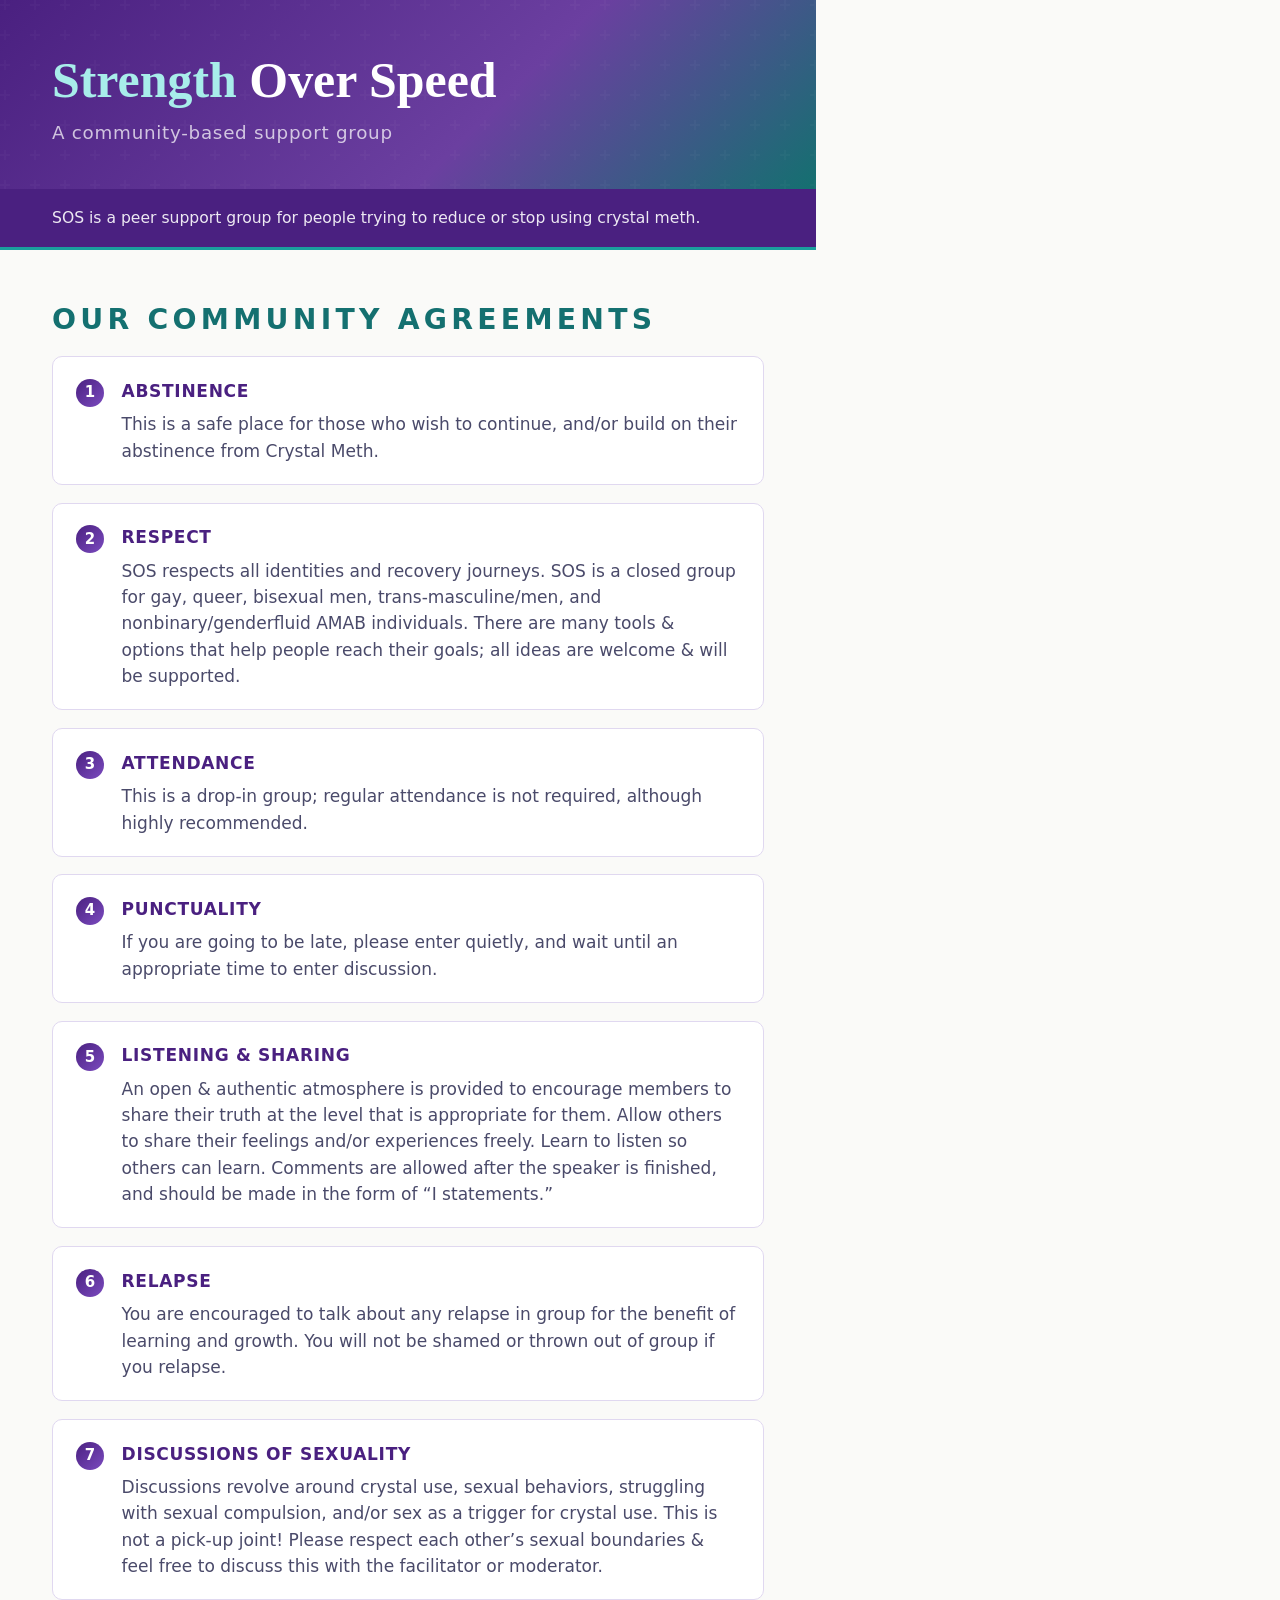
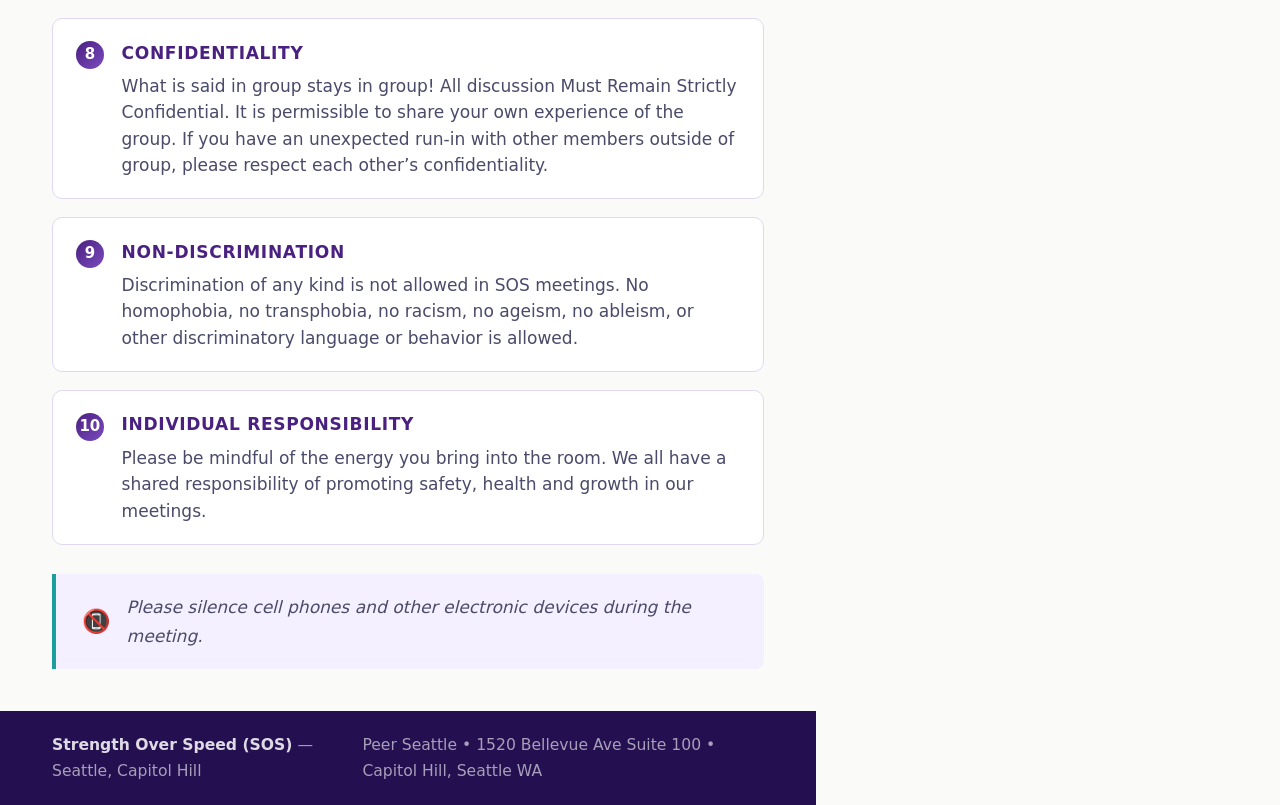
<file: site-assets/group-agreements.html>
<!DOCTYPE html>
<html lang="en">
<head>
  <meta charset="UTF-8">
  <meta name="viewport" content="width=device-width, initial-scale=1.0">
  <title>SOS Group Agreements — Strength Over Speed</title>
  <link rel="icon" type="image/svg+xml" href="https://strengthoverspeed.net/soslogo.svg">
  <style>
    /* --- Variables matching the site theme --- */
    :root {
      --purple-deep:  #4A2080;
      --purple-mid:   #7B4BBF;
      --purple-light: #E8DEFF;
      --purple-pale:  #F5F0FF;
      --teal:         #1A9E9E;
      --teal-dark:    #147070;
      --pink:         #D4358E;
      --text-dark:    #1A1A2E;
      --text-mid:     #4A4A6A;
      --text-light:   #767698;
      --bg:           #FAFAF8;
      --white:        #FFFFFF;
      --border:       #E0D8F0;
      --nav-bg:       #3D1A6F;
      --footer-bg:    #240F50;
    }

    html { font-size: 130%; }

    * { box-sizing: border-box; margin: 0; padding: 0; }

    @page {
      size: letter;
      margin: 0;
    }

    body {
      font-family: system-ui, -apple-system, 'Segoe UI', Helvetica, Arial, sans-serif;
      background: var(--bg);
      color: var(--text-dark);
      line-height: 1.7;
      -webkit-font-smoothing: antialiased;
      width: 8.5in;
      min-height: 11in;
    }

    /* --- Header banner --- */
    .doc-header {
      background: linear-gradient(135deg, var(--purple-deep) 0%, #6B3FA0 60%, var(--teal-dark) 100%);
      color: white;
      padding: 2.5rem 2.5rem 2rem;
      position: relative;
      overflow: hidden;
    }
    .doc-header::before {
      content: '';
      position: absolute;
      inset: 0;
      background: url("data:image/svg+xml,%3Csvg width='60' height='60' viewBox='0 0 60 60' xmlns='http://www.w3.org/2000/svg'%3E%3Cg fill='none' fill-rule='evenodd'%3E%3Cg fill='%23ffffff' fill-opacity='0.04'%3E%3Cpath d='M36 34v-4h-2v4h-4v2h4v4h2v-4h4v-2h-4zm0-30V0h-2v4h-4v2h4v4h2V6h4V4h-4zM6 34v-4H4v4H0v2h4v4h2v-4h4v-2H6zM6 4V0H4v4H0v2h4v4h2V6h4V4H6z'/%3E%3C/g%3E%3C/g%3E%3C/svg%3E");
      opacity: 0.6;
    }
    .doc-header__eyebrow {
      font-size: 0.68rem;
      font-weight: 700;
      letter-spacing: 0.18em;
      text-transform: uppercase;
      color: rgba(255,255,255,0.65);
      margin-bottom: 0.6rem;
      position: relative;
    }
    .doc-header__logo {
      font-family: Georgia, 'Times New Roman', serif;
      font-size: 2.4rem;
      font-weight: 700;
      color: #FFFFFF;
      line-height: 1.15;
      margin-bottom: 0.35rem;
      position: relative;
    }
    .doc-header__logo em {
      font-style: normal;
      color: #A8EDEA;
    }
    .doc-header__sub {
      font-size: 0.88rem;
      color: rgba(255,255,255,0.72);
      letter-spacing: 0.04em;
      position: relative;
    }

    /* --- Tagline bar --- */
    .tagline-bar {
      background: var(--purple-deep);
      color: rgba(255,255,255,0.9);
      padding: 0.75rem 2.5rem;
      font-size: 0.75rem;
      font-weight: 500;
      border-bottom: 3px solid var(--teal);
      white-space: nowrap;
    }

    /* --- Main content --- */
    .doc-body {
      padding: 2.2rem 2.5rem 2rem;
    }

    .section-eyebrow {
      font-size: 1.36rem;
      font-weight: 700;
      letter-spacing: 0.15em;
      text-transform: uppercase;
      color: var(--teal-dark);
      margin-bottom: 0.6rem;
    }
    .section-title {
      font-family: Georgia, 'Times New Roman', serif;
      font-size: 1.55rem;
      font-weight: 700;
      color: var(--purple-deep);
      margin-bottom: 1.4rem;
      padding-bottom: 0.7rem;
      border-bottom: 2px solid var(--purple-light);
    }

    /* --- Guidelines list --- */
    .guidelines {
      list-style: none;
      padding: 0;
      margin: 0;
      display: grid;
      grid-template-columns: 1fr;
      gap: 0.85rem;
    }

    .guideline-item {
      background: var(--white);
      border: 1px solid var(--border);
      border-radius: 10px;
      padding: 0.95rem 1.1rem;
      display: flex;
      gap: 0.85rem;
      align-items: flex-start;
      break-inside: avoid;
    }

    .guideline-num {
      flex-shrink: 0;
      width: 28px;
      height: 28px;
      background: linear-gradient(135deg, var(--purple-deep), var(--purple-mid));
      color: #FFFFFF;
      border-radius: 50%;
      display: flex;
      align-items: center;
      justify-content: center;
      font-size: 0.72rem;
      font-weight: 700;
      margin-top: 0.1rem;
    }

    .guideline-content {}

    .guideline-label {
      font-family: system-ui, sans-serif;
      font-weight: 700;
      font-size: 0.82rem;
      color: var(--purple-deep);
      text-transform: uppercase;
      letter-spacing: 0.04em;
      margin-bottom: 0.25rem;
    }

    .guideline-text {
      font-size: 0.82rem;
      font-weight: 500;
      color: var(--text-mid);
      line-height: 1.55;
    }

    /* --- Footer notice --- */
    .doc-notice {
      background: var(--purple-pale);
      border-left: 4px solid var(--teal);
      border-radius: 0 8px 8px 0;
      padding: 0.9rem 1.25rem;
      margin-top: 1.4rem;
      display: flex;
      align-items: center;
      gap: 0.75rem;
    }
    .doc-notice__icon {
      font-size: 1.1rem;
      flex-shrink: 0;
    }
    .doc-notice__text {
      font-size: 0.82rem;
      color: var(--text-mid);
      font-style: italic;
    }

    /* --- Page footer --- */
    .doc-footer {
      background: var(--footer-bg);
      color: rgba(255,255,255,0.6);
      padding: 1rem 2.5rem;
      display: flex;
      justify-content: space-between;
      align-items: center;
      font-size: 0.75rem;
      margin-top: auto;
    }
    .doc-footer strong {
      color: rgba(255,255,255,0.85);
      font-weight: 600;
    }
    .doc-footer a {
      color: rgba(255,255,255,0.55);
      text-decoration: none;
    }

    /* --- Print optimizations --- */
    @media print {
      body { background: white; }
      .guideline-item { box-shadow: none; }
    }
  </style>
</head>
<body>

  <!-- Header -->
  <header class="doc-header">
    <h1 class="doc-header__logo"><em>Strength</em> Over Speed</h1>
    <p class="doc-header__sub">A community-based support group</p>
  </header>

  <div class="tagline-bar">
    SOS is a peer support group for people trying to reduce or stop using crystal meth.
  </div>

  <!-- Body -->
  <main class="doc-body">

    <p class="section-eyebrow">Our Community Agreements</p>

    <ol class="guidelines">

      <li class="guideline-item">
        <div class="guideline-num">1</div>
        <div class="guideline-content">
          <div class="guideline-label">Abstinence</div>
          <div class="guideline-text">This is a safe place for those who wish to continue, and/or build on their abstinence from Crystal Meth.</div>
        </div>
      </li>

      <li class="guideline-item">
        <div class="guideline-num">2</div>
        <div class="guideline-content">
          <div class="guideline-label">Respect</div>
          <div class="guideline-text">SOS respects all identities and recovery journeys. SOS is a closed group for gay, queer, bisexual men, trans-masculine/men, and nonbinary/genderfluid AMAB individuals. There are many tools &amp; options that help people reach their goals; all ideas are welcome &amp; will be supported.</div>
        </div>
      </li>

      <li class="guideline-item">
        <div class="guideline-num">3</div>
        <div class="guideline-content">
          <div class="guideline-label">Attendance</div>
          <div class="guideline-text">This is a drop-in group; regular attendance is not required, although highly recommended.</div>
        </div>
      </li>

      <li class="guideline-item">
        <div class="guideline-num">4</div>
        <div class="guideline-content">
          <div class="guideline-label">Punctuality</div>
          <div class="guideline-text">If you are going to be late, please enter quietly, and wait until an appropriate time to enter discussion.</div>
        </div>
      </li>

      <li class="guideline-item">
        <div class="guideline-num">5</div>
        <div class="guideline-content">
          <div class="guideline-label">Listening &amp; Sharing</div>
          <div class="guideline-text">An open &amp; authentic atmosphere is provided to encourage members to share their truth at the level that is appropriate for them. Allow others to share their feelings and/or experiences freely. Learn to listen so others can learn. Comments are allowed after the speaker is finished, and should be made in the form of &ldquo;I statements.&rdquo;</div>
        </div>
      </li>

      <li class="guideline-item">
        <div class="guideline-num">6</div>
        <div class="guideline-content">
          <div class="guideline-label">Relapse</div>
          <div class="guideline-text">You are encouraged to talk about any relapse in group for the benefit of learning and growth. You will not be shamed or thrown out of group if you relapse.</div>
        </div>
      </li>

      <li class="guideline-item">
        <div class="guideline-num">7</div>
        <div class="guideline-content">
          <div class="guideline-label">Discussions of Sexuality</div>
          <div class="guideline-text">Discussions revolve around crystal use, sexual behaviors, struggling with sexual compulsion, and/or sex as a trigger for crystal use. This is not a pick-up joint! Please respect each other&rsquo;s sexual boundaries &amp; feel free to discuss this with the facilitator or moderator.</div>
        </div>
      </li>

      <li class="guideline-item">
        <div class="guideline-num">8</div>
        <div class="guideline-content">
          <div class="guideline-label">Confidentiality</div>
          <div class="guideline-text">What is said in group stays in group! All discussion Must Remain Strictly Confidential. It is permissible to share your own experience of the group. If you have an unexpected run-in with other members outside of group, please respect each other&rsquo;s confidentiality.</div>
        </div>
      </li>

      <li class="guideline-item">
        <div class="guideline-num">9</div>
        <div class="guideline-content">
          <div class="guideline-label">Non-Discrimination</div>
          <div class="guideline-text">Discrimination of any kind is not allowed in SOS meetings. No homophobia, no transphobia, no racism, no ageism, no ableism, or other discriminatory language or behavior is allowed.</div>
        </div>
      </li>

      <li class="guideline-item">
        <div class="guideline-num">10</div>
        <div class="guideline-content">
          <div class="guideline-label">Individual Responsibility</div>
          <div class="guideline-text">Please be mindful of the energy you bring into the room. We all have a shared responsibility of promoting safety, health and growth in our meetings.</div>
        </div>
      </li>

    </ol>

    <div class="doc-notice">
      <span class="doc-notice__icon">📵</span>
      <p class="doc-notice__text">Please silence cell phones and other electronic devices during the meeting.</p>
    </div>

  </main>

  <!-- Footer -->
  <footer class="doc-footer">
    <span><strong>Strength Over Speed (SOS)</strong> &mdash; Seattle, Capitol Hill</span>
    <span>Peer Seattle &bull; 1520 Bellevue Ave Suite 100 &bull; Capitol Hill, Seattle WA</span>
  </footer>

</body>
</html>
</file>
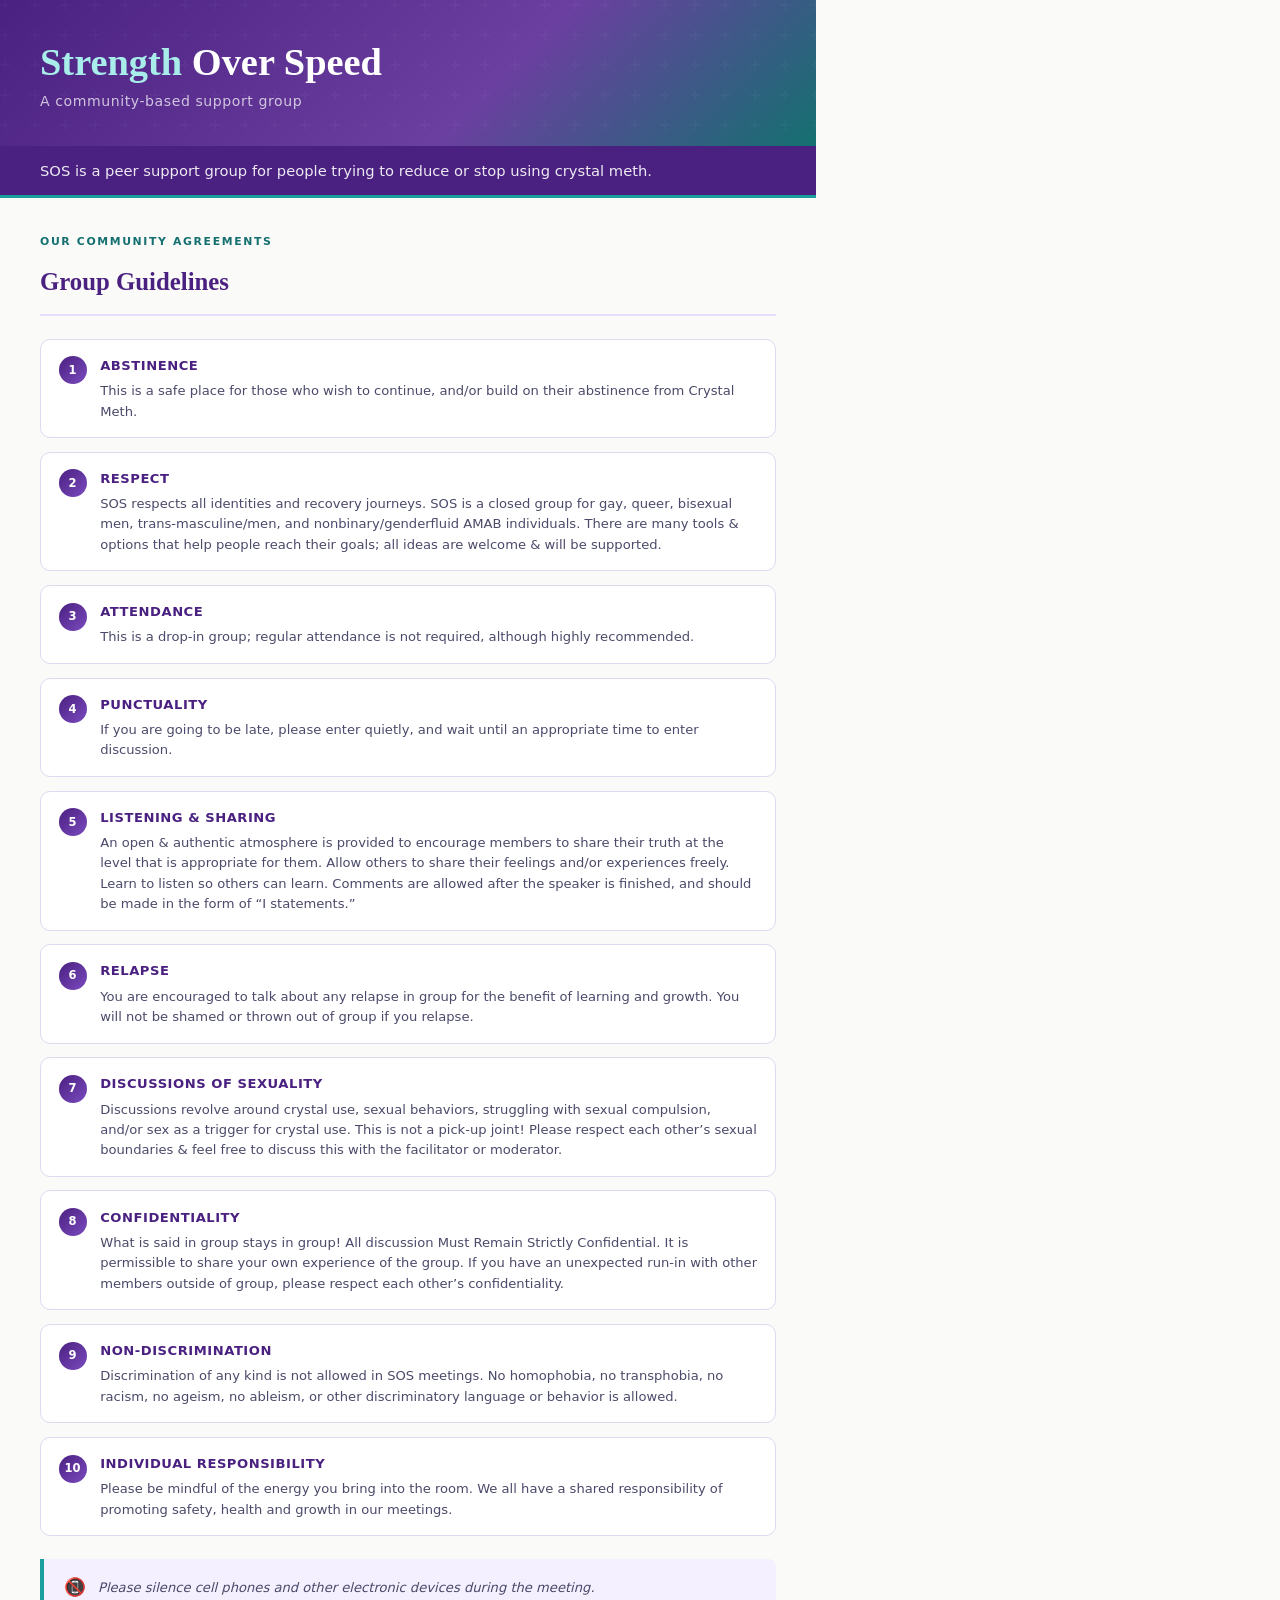
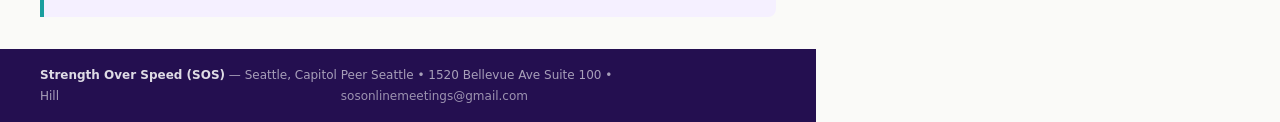
<file: site-assets/group-guidelines.html>
<!DOCTYPE html>
<html lang="en">
<head>
  <meta charset="UTF-8">
  <meta name="viewport" content="width=device-width, initial-scale=1.0">
  <title>SOS Group Guidelines — Strength Over Speed</title>
  <style>
    /* --- Variables matching the site theme --- */
    :root {
      --purple-deep:  #4A2080;
      --purple-mid:   #7B4BBF;
      --purple-light: #E8DEFF;
      --purple-pale:  #F5F0FF;
      --teal:         #1A9E9E;
      --teal-dark:    #147070;
      --pink:         #D4358E;
      --text-dark:    #1A1A2E;
      --text-mid:     #4A4A6A;
      --text-light:   #767698;
      --bg:           #FAFAF8;
      --white:        #FFFFFF;
      --border:       #E0D8F0;
      --nav-bg:       #3D1A6F;
      --footer-bg:    #240F50;
    }

    * { box-sizing: border-box; margin: 0; padding: 0; }

    @page {
      size: letter;
      margin: 0;
    }

    body {
      font-family: system-ui, -apple-system, 'Segoe UI', Helvetica, Arial, sans-serif;
      background: var(--bg);
      color: var(--text-dark);
      line-height: 1.7;
      -webkit-font-smoothing: antialiased;
      width: 8.5in;
      min-height: 11in;
    }

    /* --- Header banner --- */
    .doc-header {
      background: linear-gradient(135deg, var(--purple-deep) 0%, #6B3FA0 60%, var(--teal-dark) 100%);
      color: white;
      padding: 2.5rem 2.5rem 2rem;
      position: relative;
      overflow: hidden;
    }
    .doc-header::before {
      content: '';
      position: absolute;
      inset: 0;
      background: url("data:image/svg+xml,%3Csvg width='60' height='60' viewBox='0 0 60 60' xmlns='http://www.w3.org/2000/svg'%3E%3Cg fill='none' fill-rule='evenodd'%3E%3Cg fill='%23ffffff' fill-opacity='0.04'%3E%3Cpath d='M36 34v-4h-2v4h-4v2h4v4h2v-4h4v-2h-4zm0-30V0h-2v4h-4v2h4v4h2V6h4V4h-4zM6 34v-4H4v4H0v2h4v4h2v-4h4v-2H6zM6 4V0H4v4H0v2h4v4h2V6h4V4H6z'/%3E%3C/g%3E%3C/g%3E%3C/svg%3E");
      opacity: 0.6;
    }
    .doc-header__eyebrow {
      font-size: 0.68rem;
      font-weight: 700;
      letter-spacing: 0.18em;
      text-transform: uppercase;
      color: rgba(255,255,255,0.65);
      margin-bottom: 0.6rem;
      position: relative;
    }
    .doc-header__logo {
      font-family: Georgia, 'Times New Roman', serif;
      font-size: 2.4rem;
      font-weight: 700;
      color: #FFFFFF;
      line-height: 1.15;
      margin-bottom: 0.35rem;
      position: relative;
    }
    .doc-header__logo em {
      font-style: normal;
      color: #A8EDEA;
    }
    .doc-header__sub {
      font-size: 0.88rem;
      color: rgba(255,255,255,0.72);
      letter-spacing: 0.04em;
      position: relative;
    }

    /* --- Tagline bar --- */
    .tagline-bar {
      background: var(--purple-deep);
      color: rgba(255,255,255,0.9);
      padding: 0.75rem 2.5rem;
      font-size: 0.92rem;
      font-weight: 500;
      border-bottom: 3px solid var(--teal);
    }

    /* --- Main content --- */
    .doc-body {
      padding: 2.2rem 2.5rem 2rem;
    }

    .section-eyebrow {
      font-size: 0.68rem;
      font-weight: 700;
      letter-spacing: 0.15em;
      text-transform: uppercase;
      color: var(--teal-dark);
      margin-bottom: 0.6rem;
    }
    .section-title {
      font-family: Georgia, 'Times New Roman', serif;
      font-size: 1.55rem;
      font-weight: 700;
      color: var(--purple-deep);
      margin-bottom: 1.4rem;
      padding-bottom: 0.7rem;
      border-bottom: 2px solid var(--purple-light);
    }

    /* --- Guidelines list --- */
    .guidelines {
      list-style: none;
      padding: 0;
      margin: 0;
      display: grid;
      grid-template-columns: 1fr;
      gap: 0.85rem;
    }

    .guideline-item {
      background: var(--white);
      border: 1px solid var(--border);
      border-radius: 10px;
      padding: 0.95rem 1.1rem;
      display: flex;
      gap: 0.85rem;
      align-items: flex-start;
      break-inside: avoid;
    }

    .guideline-num {
      flex-shrink: 0;
      width: 28px;
      height: 28px;
      background: linear-gradient(135deg, var(--purple-deep), var(--purple-mid));
      color: #FFFFFF;
      border-radius: 50%;
      display: flex;
      align-items: center;
      justify-content: center;
      font-size: 0.72rem;
      font-weight: 700;
      margin-top: 0.1rem;
    }

    .guideline-content {}

    .guideline-label {
      font-family: system-ui, sans-serif;
      font-weight: 700;
      font-size: 0.82rem;
      color: var(--purple-deep);
      text-transform: uppercase;
      letter-spacing: 0.04em;
      margin-bottom: 0.25rem;
    }

    .guideline-text {
      font-size: 0.82rem;
      color: var(--text-mid);
      line-height: 1.55;
    }

    /* --- Footer notice --- */
    .doc-notice {
      background: var(--purple-pale);
      border-left: 4px solid var(--teal);
      border-radius: 0 8px 8px 0;
      padding: 0.9rem 1.25rem;
      margin-top: 1.4rem;
      display: flex;
      align-items: center;
      gap: 0.75rem;
    }
    .doc-notice__icon {
      font-size: 1.1rem;
      flex-shrink: 0;
    }
    .doc-notice__text {
      font-size: 0.82rem;
      color: var(--text-mid);
      font-style: italic;
    }

    /* --- Page footer --- */
    .doc-footer {
      background: var(--footer-bg);
      color: rgba(255,255,255,0.6);
      padding: 1rem 2.5rem;
      display: flex;
      justify-content: space-between;
      align-items: center;
      font-size: 0.75rem;
      margin-top: auto;
    }
    .doc-footer strong {
      color: rgba(255,255,255,0.85);
      font-weight: 600;
    }
    .doc-footer a {
      color: rgba(255,255,255,0.55);
      text-decoration: none;
    }

    /* --- Print optimizations --- */
    @media print {
      body { background: white; }
      .guideline-item { box-shadow: none; }
    }
  </style>
</head>
<body>

  <!-- Header -->
  <header class="doc-header">
    <h1 class="doc-header__logo"><em>Strength</em> Over Speed</h1>
    <p class="doc-header__sub">A community-based support group</p>
  </header>

  <div class="tagline-bar">
    SOS is a peer support group for people trying to reduce or stop using crystal meth.
  </div>

  <!-- Body -->
  <main class="doc-body">

    <p class="section-eyebrow">Our Community Agreements</p>
    <h2 class="section-title">Group Guidelines</h2>

    <ol class="guidelines">

      <li class="guideline-item">
        <div class="guideline-num">1</div>
        <div class="guideline-content">
          <div class="guideline-label">Abstinence</div>
          <div class="guideline-text">This is a safe place for those who wish to continue, and/or build on their abstinence from Crystal Meth.</div>
        </div>
      </li>

      <li class="guideline-item">
        <div class="guideline-num">2</div>
        <div class="guideline-content">
          <div class="guideline-label">Respect</div>
          <div class="guideline-text">SOS respects all identities and recovery journeys. SOS is a closed group for gay, queer, bisexual men, trans-masculine/men, and nonbinary/genderfluid AMAB individuals. There are many tools &amp; options that help people reach their goals; all ideas are welcome &amp; will be supported.</div>
        </div>
      </li>

      <li class="guideline-item">
        <div class="guideline-num">3</div>
        <div class="guideline-content">
          <div class="guideline-label">Attendance</div>
          <div class="guideline-text">This is a drop-in group; regular attendance is not required, although highly recommended.</div>
        </div>
      </li>

      <li class="guideline-item">
        <div class="guideline-num">4</div>
        <div class="guideline-content">
          <div class="guideline-label">Punctuality</div>
          <div class="guideline-text">If you are going to be late, please enter quietly, and wait until an appropriate time to enter discussion.</div>
        </div>
      </li>

      <li class="guideline-item">
        <div class="guideline-num">5</div>
        <div class="guideline-content">
          <div class="guideline-label">Listening &amp; Sharing</div>
          <div class="guideline-text">An open &amp; authentic atmosphere is provided to encourage members to share their truth at the level that is appropriate for them. Allow others to share their feelings and/or experiences freely. Learn to listen so others can learn. Comments are allowed after the speaker is finished, and should be made in the form of &ldquo;I statements.&rdquo;</div>
        </div>
      </li>

      <li class="guideline-item">
        <div class="guideline-num">6</div>
        <div class="guideline-content">
          <div class="guideline-label">Relapse</div>
          <div class="guideline-text">You are encouraged to talk about any relapse in group for the benefit of learning and growth. You will not be shamed or thrown out of group if you relapse.</div>
        </div>
      </li>

      <li class="guideline-item">
        <div class="guideline-num">7</div>
        <div class="guideline-content">
          <div class="guideline-label">Discussions of Sexuality</div>
          <div class="guideline-text">Discussions revolve around crystal use, sexual behaviors, struggling with sexual compulsion, and/or sex as a trigger for crystal use. This is not a pick-up joint! Please respect each other&rsquo;s sexual boundaries &amp; feel free to discuss this with the facilitator or moderator.</div>
        </div>
      </li>

      <li class="guideline-item">
        <div class="guideline-num">8</div>
        <div class="guideline-content">
          <div class="guideline-label">Confidentiality</div>
          <div class="guideline-text">What is said in group stays in group! All discussion Must Remain Strictly Confidential. It is permissible to share your own experience of the group. If you have an unexpected run-in with other members outside of group, please respect each other&rsquo;s confidentiality.</div>
        </div>
      </li>

      <li class="guideline-item">
        <div class="guideline-num">9</div>
        <div class="guideline-content">
          <div class="guideline-label">Non-Discrimination</div>
          <div class="guideline-text">Discrimination of any kind is not allowed in SOS meetings. No homophobia, no transphobia, no racism, no ageism, no ableism, or other discriminatory language or behavior is allowed.</div>
        </div>
      </li>

      <li class="guideline-item">
        <div class="guideline-num">10</div>
        <div class="guideline-content">
          <div class="guideline-label">Individual Responsibility</div>
          <div class="guideline-text">Please be mindful of the energy you bring into the room. We all have a shared responsibility of promoting safety, health and growth in our meetings.</div>
        </div>
      </li>

    </ol>

    <div class="doc-notice">
      <span class="doc-notice__icon">📵</span>
      <p class="doc-notice__text">Please silence cell phones and other electronic devices during the meeting.</p>
    </div>

  </main>

  <!-- Footer -->
  <footer class="doc-footer">
    <span><strong>Strength Over Speed (SOS)</strong> &mdash; Seattle, Capitol Hill</span>
    <span>Peer Seattle &bull; 1520 Bellevue Ave Suite 100 &bull; <a href="mailto:sosonlinemeetings@gmail.com">sosonlinemeetings@gmail.com</a></span>
  </footer>

</body>
</html>
</file>
<file: style.css>
/* ============================================================
   Strength Over Speed (SOS) — Modern Website Stylesheet
   ============================================================ */

/* --- Google Fonts --- */
@import url('https://fonts.googleapis.com/css2?family=Inter:wght@300;400;500;600;700&family=Playfair+Display:wght@600;700&display=swap');

/* --- CSS Variables --- */
:root {
  --purple-deep:   #4A2080;
  --purple-mid:    #7B4BBF;
  --purple-light:  #E8DEFF;
  --purple-pale:   #F5F0FF;
  --teal:          #1A9E9E;
  --teal-dark:     #147070;
  --terracotta:    #C04535;
  --pink:          #D4358E;
  --text-dark:     #1A1A2E;
  --text-mid:      #4A4A6A;
  --text-light:    #767698;
  --bg:            #FAFAF8;
  --white:         #FFFFFF;
  --border:        #E0D8F0;
  --nav-bg:        #3D1A6F;
  --footer-bg:     #240F50;
  --shadow-sm:     0 2px 8px rgba(74, 32, 128, 0.08);
  --shadow-md:     0 4px 20px rgba(74, 32, 128, 0.12);
  --shadow-lg:     0 8px 40px rgba(74, 32, 128, 0.18);
  --radius:        12px;
  --radius-sm:     8px;
  --transition:    all 0.25s ease;
}

/* --- Skip Link --- */
.skip-link {
  position: absolute;
  top: -48px;
  left: 0;
  background: var(--purple-mid);
  color: #FFFFFF;
  padding: 0.6rem 1.25rem;
  font-size: 0.9rem;
  font-weight: 600;
  text-decoration: none;
  border-radius: 0 0 var(--radius-sm) 0;
  z-index: 9999;
  transition: top 0.2s ease;
}
.skip-link:focus {
  top: 0;
  outline: 3px solid #A8EDEA;
  outline-offset: 2px;
}

/* --- Reset & Base --- */
*, *::before, *::after { box-sizing: border-box; margin: 0; padding: 0; }

html { scroll-behavior: smooth; font-size: 16px; }

body {
  font-family: 'Inter', system-ui, sans-serif;
  background: var(--bg);
  color: var(--text-dark);
  line-height: 1.7;
  -webkit-font-smoothing: antialiased;
}

img { max-width: 100%; display: block; }

a { color: var(--purple-mid); text-decoration: none; transition: var(--transition); }
a:hover { color: var(--teal); }

/* --- Typography --- */
h1, h2, h3, h4 {
  font-family: 'Playfair Display', Georgia, serif;
  line-height: 1.25;
  color: var(--purple-deep);
}
h1 { font-size: clamp(2rem, 5vw, 3.2rem); }
h2 { font-size: clamp(1.6rem, 3.5vw, 2.4rem); }
h3 { font-size: clamp(1.2rem, 2.5vw, 1.6rem); }
h4 { font-size: 1.1rem; }

p { margin-bottom: 1rem; }
p:last-child { margin-bottom: 0; }

ul, ol { padding-left: 1.5rem; margin-bottom: 1rem; }
li { margin-bottom: 0.4rem; }

/* --- Layout --- */
.container {
  width: 100%;
  max-width: 1200px;
  margin: 0 auto;
  padding: 0 1.5rem;
}

.section {
  padding: 4rem 0;
}
.section--alt {
  background: var(--white);
}
.section--tinted {
  background: var(--purple-pale);
}

/* --- Navigation --- */
.nav {
  background: var(--nav-bg);
  position: sticky;
  top: 0;
  z-index: 1000;
  box-shadow: 0 2px 12px rgba(0,0,0,0.3);
}

.nav__inner {
  display: flex;
  align-items: center;
  justify-content: space-between;
  padding: 0 1.5rem;
  height: 64px;
  max-width: 1200px;
  margin: 0 auto;
}

.nav__logo {
  display: flex;
  flex-direction: column;
  line-height: 1.1;
  text-decoration: none;
}
.nav__logo-main {
  font-family: 'Playfair Display', serif;
  font-size: 1.2rem;
  font-weight: 700;
  color: #FFFFFF;
  letter-spacing: 0.02em;
}
.nav__logo-sub {
  font-size: 0.65rem;
  font-weight: 400;
  color: rgba(255,255,255,0.65);
  letter-spacing: 0.08em;
  text-transform: uppercase;
}

.nav__links {
  display: flex;
  list-style: none;
  padding: 0;
  margin: 0;
  gap: 0.25rem;
}

.nav__links a {
  display: block;
  padding: 0.45rem 0.75rem;
  color: rgba(255,255,255,0.85);
  font-size: 0.82rem;
  font-weight: 500;
  letter-spacing: 0.03em;
  border-radius: var(--radius-sm);
  text-decoration: none;
  transition: var(--transition);
  white-space: nowrap;
}
.nav__links a:hover,
.nav__links a.active {
  background: rgba(255,255,255,0.15);
  color: #FFFFFF;
}
.nav__links a:focus-visible {
  outline: 2px solid #A8EDEA;
  outline-offset: 2px;
  background: rgba(255,255,255,0.15);
  color: #FFFFFF;
}

/* Hamburger */
.nav__toggle {
  display: none;
  flex-direction: column;
  gap: 5px;
  cursor: pointer;
  padding: 6px;
  background: none;
  border: none;
}
.nav__toggle span {
  display: block;
  width: 24px;
  height: 2px;
  background: #FFFFFF;
  border-radius: 2px;
  transition: var(--transition);
}

/* --- Hero --- */
.hero {
  background: var(--terracotta);
  color: white;
  padding: 7rem 1.5rem 6rem;
  text-align: center;
  position: relative;
  overflow: hidden;
}
.hero::before {
  content: '';
  position: absolute;
  inset: 0;
  background: url("data:image/svg+xml,%3Csvg width='60' height='60' viewBox='0 0 60 60' xmlns='http://www.w3.org/2000/svg'%3E%3Cg fill='none' fill-rule='evenodd'%3E%3Cg fill='%23ffffff' fill-opacity='0.04'%3E%3Cpath d='M36 34v-4h-2v4h-4v2h4v4h2v-4h4v-2h-4zm0-30V0h-2v4h-4v2h4v4h2V6h4V4h-4zM6 34v-4H4v4H0v2h4v4h2v-4h4v-2H6zM6 4V0H4v4H0v2h4v4h2V6h4V4H6z'/%3E%3C/g%3E%3C/g%3E%3C/svg%3E");
}

.hero__eyebrow {
  font-size: 0.8rem;
  font-weight: 600;
  letter-spacing: 0.15em;
  text-transform: uppercase;
  color: rgba(255,255,255,0.7);
  margin-bottom: 0.75rem;
}
.hero__title {
  font-family: 'Playfair Display', serif;
  font-size: clamp(2.2rem, 6vw, 4rem);
  font-weight: 700;
  color: #FFFFFF;
  margin-bottom: 1rem;
  position: relative;
}
.hero__title em {
  font-style: normal;
  color: #A8EDEA;
}
.hero__tagline {
  font-size: clamp(1rem, 2.5vw, 1.25rem);
  color: rgba(255,255,255,0.88);
  max-width: 680px;
  margin: 0 auto 1.5rem;
  line-height: 1.65;
  position: relative;
}
.hero__tagline strong {
  color: #FDE8D0;
}
.hero__cta-group {
  display: flex;
  gap: 1rem;
  justify-content: center;
  flex-wrap: wrap;
  position: relative;
}

/* --- Buttons --- */
.btn {
  display: inline-block;
  padding: 0.75rem 1.75rem;
  border-radius: 50px;
  font-weight: 600;
  font-size: 0.95rem;
  text-decoration: none;
  cursor: pointer;
  transition: var(--transition);
  white-space: nowrap;
}
.btn--primary {
  background: var(--teal);
  color: #FFFFFF;
  box-shadow: 0 4px 15px rgba(26,158,158,0.4);
}
.btn--primary:hover {
  background: var(--teal-dark);
  transform: translateY(-2px);
  box-shadow: 0 6px 20px rgba(26,158,158,0.5);
  color: #FFFFFF;
}
.btn--outline {
  background: transparent;
  border: 2px solid rgba(255,255,255,0.7);
  color: #FFFFFF;
}
.btn--outline:hover {
  background: rgba(255,255,255,0.15);
  border-color: #FFFFFF;
  color: #FFFFFF;
  transform: translateY(-2px);
}
.btn--purple {
  background: var(--purple-deep);
  color: #FFFFFF;
  box-shadow: var(--shadow-sm);
}
.btn--purple:hover {
  background: var(--purple-mid);
  transform: translateY(-2px);
  color: #FFFFFF;
}
.btn:focus-visible {
  outline: 3px solid var(--teal);
  outline-offset: 3px;
}

/* --- Cards --- */
.card {
  background: var(--white);
  border-radius: var(--radius);
  padding: 1.5rem;
  box-shadow: var(--shadow-sm);
  border: 1px solid var(--border);
  transition: var(--transition);
  overflow-wrap: break-word;
  min-width: 0;
}
.card:hover {
  box-shadow: var(--shadow-md);
  transform: translateY(-3px);
}
.card__icon {
  width: 52px;
  height: 52px;
  background: var(--purple-pale);
  border-radius: 14px;
  display: flex;
  align-items: center;
  justify-content: center;
  font-size: 1.5rem;
  margin-bottom: 1.25rem;
}
.card__title {
  font-family: 'Inter', sans-serif;
  font-weight: 700;
  font-size: 1.05rem;
  color: var(--purple-deep);
  margin-bottom: 0.6rem;
}
.card__body {
  color: var(--text-mid);
  font-size: 0.95rem;
  line-height: 1.65;
}

/* --- Grid Layouts --- */
.grid-3 {
  display: grid;
  grid-template-columns: repeat(auto-fit, minmax(280px, 1fr));
  gap: 1.5rem;
}
.grid-2 {
  display: grid;
  grid-template-columns: repeat(auto-fit, minmax(320px, 1fr));
  gap: 2rem;
  align-items: start;
}
.grid-4 {
  display: grid;
  grid-template-columns: repeat(4, minmax(0, 1fr));
  gap: 1.25rem;
  align-items: start;
}

/* --- Section Headers --- */
.section-header {
  text-align: center;
  max-width: 680px;
  margin: 0 auto 2.5rem;
}
.section-header__eyebrow {
  font-size: 0.75rem;
  font-weight: 700;
  letter-spacing: 0.15em;
  text-transform: uppercase;
  color: var(--teal);
  margin-bottom: 0.75rem;
}
.section-header__title {
  margin-bottom: 1rem;
}
.section-header__desc {
  color: var(--text-mid);
  font-size: 1.05rem;
}

/* --- Page Hero (inner pages) --- */
.page-hero {
  background: linear-gradient(135deg, var(--purple-deep) 0%, #7B4BBF 100%);
  padding: 3rem 1.5rem 2.5rem;
  text-align: center;
  color: white;
}
.page-hero__title {
  color: #FFFFFF;
  margin-bottom: 0.75rem;
}
.page-hero__desc {
  color: rgba(255,255,255,0.82);
  font-size: 1.05rem;
  max-width: 560px;
  margin: 0 auto;
}

/* --- Quote Block --- */
.quote-block {
  background: linear-gradient(135deg, var(--purple-deep), var(--purple-mid));
  color: white;
  padding: 2.75rem 2rem;
  text-align: center;
  position: relative;
}
.quote-block__text {
  font-family: 'Playfair Display', serif;
  font-size: clamp(1.3rem, 3vw, 1.8rem);
  font-style: italic;
  line-height: 1.55;
  max-width: 780px;
  margin: 0 auto 1rem;
  color: #FFFFFF;
}
.quote-block__attr {
  font-size: 0.85rem;
  color: rgba(255,255,255,0.6);
  letter-spacing: 0.08em;
  text-transform: uppercase;
}

/* --- Meetings Table --- */
.meetings-table {
  width: 100%;
  border-collapse: separate;
  border-spacing: 0;
  border-radius: var(--radius);
  overflow: hidden;
  box-shadow: var(--shadow-md);
}
.meetings-table thead {
  background: var(--purple-deep);
  color: white;
}
.meetings-table thead th {
  padding: 0.75rem 1.25rem;
  text-align: left;
  font-family: 'Inter', sans-serif;
  font-weight: 600;
  font-size: 0.85rem;
  letter-spacing: 0.06em;
  text-transform: uppercase;
}
.meetings-table tbody tr {
  background: var(--white);
  border-bottom: 1px solid var(--border);
  transition: var(--transition);
}
.meetings-table tbody tr:last-child { border-bottom: none; }
.meetings-table tbody tr:hover { background: var(--purple-pale); }
.meetings-table td {
  padding: 0.75rem 1.25rem;
  font-size: 0.95rem;
  color: var(--text-dark);
  vertical-align: middle;
}
.meetings-table td:first-child {
  font-weight: 600;
  color: var(--purple-deep);
}

.meetings-table--compact thead th {
  padding: 0.6rem 1.25rem;
}
.meetings-table--compact td {
  padding: 0.6rem 1.25rem;
}
.loc-map {
  color: var(--teal);
  font-weight: 600;
  text-decoration: none;
}
.loc-map:hover { text-decoration: underline; }
.badge {
  display: inline-block;
  padding: 0.2rem 0.65rem;
  border-radius: 20px;
  font-size: 0.73rem;
  font-weight: 600;
  letter-spacing: 0.04em;
  text-transform: uppercase;
}
a.badge {
  text-decoration: none;
}
a.badge:hover {
  opacity: 0.8;
}
.badge--online {
  background: #D0F7F0;
  color: var(--teal-dark);
}
.badge--inperson {
  background: var(--purple-light);
  color: var(--purple-deep);
}

/* --- Resource Cards --- */
.resource-section__title {
  font-family: 'Inter', sans-serif;
  font-size: 0.7rem;
  font-weight: 700;
  letter-spacing: 0.12em;
  text-transform: uppercase;
  color: var(--teal-dark);
  border-bottom: 2px solid var(--teal);
  padding-bottom: 0.5rem;
  margin-bottom: 1.25rem;
}
.resource-list {
  list-style: none;
  padding: 0;
  margin: 0;
}
.resource-list li {
  padding: 0.85rem 0;
  border-bottom: 1px solid var(--border);
  display: flex;
  flex-direction: column;
  gap: 0.2rem;
}
.resource-list li:last-child { border-bottom: none; }
.resource-list .resource-name {
  font-weight: 600;
  color: var(--text-dark);
  font-size: 0.95rem;
}
.resource-list .resource-phone {
  font-size: 0.85rem;
  color: var(--teal-dark);
}
.resource-list .resource-desc {
  font-size: 0.82rem;
  color: var(--text-mid);
}
.resource-list .resource-email {
  font-size: 0.85rem;
  color: var(--text-mid);
}
.resource-list .resource-contact-note {
  font-size: 0.82rem;
  color: var(--text-light);
  font-style: italic;
}
.resource-list a {
  font-size: 0.82rem;
  color: var(--purple-mid);
}

/* --- Callout Box --- */
.callout {
  background: var(--purple-pale);
  border-left: 4px solid var(--purple-mid);
  border-radius: 0 var(--radius-sm) var(--radius-sm) 0;
  padding: 1.25rem 1.5rem;
  margin: 1.5rem 0;
}
.callout--teal {
  background: #E8F8F5;
  border-left-color: var(--teal);
}
.callout p { color: var(--text-mid); font-size: 0.95rem; }
.callout strong { color: var(--text-dark); }

/* --- Footer --- */
.footer {
  background: var(--footer-bg);
  color: rgba(255,255,255,0.75);
  padding: 2.5rem 1.5rem 1.5rem;
}
.footer__inner {
  max-width: 1200px;
  margin: 0 auto;
  display: grid;
  grid-template-columns: repeat(auto-fit, minmax(220px, 1fr));
  gap: 2rem;
}
.footer__brand .nav__logo-main {
  font-size: 1.4rem;
  margin-bottom: 0.5rem;
}
.footer__brand p {
  font-size: 0.875rem;
  line-height: 1.6;
  color: rgba(255,255,255,0.6);
  margin-bottom: 0;
}
.footer__heading {
  font-family: 'Inter', sans-serif;
  font-size: 0.72rem;
  font-weight: 700;
  letter-spacing: 0.12em;
  text-transform: uppercase;
  color: rgba(255,255,255,0.4);
  margin-bottom: 1rem;
}
.footer__links {
  list-style: none;
  padding: 0;
  margin: 0;
}
.footer__links li { margin-bottom: 0.55rem; }
.footer__links a {
  color: rgba(255,255,255,0.7);
  font-size: 0.9rem;
  text-decoration: none;
  transition: var(--transition);
}
.footer__links a:hover { color: #FFFFFF; }

.footer__bottom {
  max-width: 1200px;
  margin: 1.75rem auto 0;
  padding-top: 1.25rem;
  border-top: 1px solid rgba(255,255,255,0.1);
  text-align: center;
  font-size: 0.8rem;
  color: rgba(255,255,255,0.4);
}
.footer__bottom a { color: rgba(255,255,255,0.5); }
.footer__bottom a:hover { color: #FFFFFF; }

/* --- Contact Form --- */
.form-group {
  margin-bottom: 1.25rem;
}
.form-group label {
  display: block;
  font-weight: 600;
  font-size: 0.9rem;
  color: var(--text-dark);
  margin-bottom: 0.4rem;
}
.form-group input,
.form-group textarea {
  width: 100%;
  padding: 0.75rem 1rem;
  border: 1.5px solid var(--border);
  border-radius: var(--radius-sm);
  font-family: 'Inter', sans-serif;
  font-size: 0.95rem;
  color: var(--text-dark);
  background: var(--white);
  transition: var(--transition);
}
.form-group input:focus,
.form-group textarea:focus {
  outline: none;
  border-color: var(--purple-mid);
  box-shadow: 0 0 0 3px rgba(123, 75, 191, 0.12);
}
.form-group textarea {
  min-height: 150px;
  resize: vertical;
}

/* --- Utility --- */
.text-center { text-align: center; }
.visually-hidden {
  position: absolute;
  width: 1px;
  height: 1px;
  padding: 0;
  margin: -1px;
  overflow: hidden;
  clip: rect(0,0,0,0);
  white-space: nowrap;
  border: 0;
}
.mt-1 { margin-top: 1rem; }
.mt-2 { margin-top: 2rem; }
.mt-3 { margin-top: 3rem; }
.mb-2 { margin-bottom: 2rem; }

.pill {
  display: inline-block;
  background: var(--purple-pale);
  color: var(--purple-mid);
  border: 1px solid var(--purple-light);
  border-radius: 50px;
  padding: 0.25rem 0.9rem;
  font-size: 0.78rem;
  font-weight: 600;
  letter-spacing: 0.05em;
}

.divider {
  height: 1px;
  background: var(--border);
  margin: 2rem 0;
}

/* --- Responsive --- */
@media (max-width: 768px) {
  .grid-4 { grid-template-columns: repeat(2, 1fr); }
  .nav__links {
    display: none;
    position: absolute;
    top: 64px;
    left: 0;
    right: 0;
    background: var(--nav-bg);
    flex-direction: column;
    padding: 1rem;
    box-shadow: 0 8px 20px rgba(0,0,0,0.3);
    gap: 0.15rem;
  }
  .nav__links.open { display: flex; }
  .nav__links a { padding: 0.65rem 1rem; font-size: 0.9rem; }
  .nav__toggle { display: flex; }
  .section { padding: 2.5rem 0; }
  .hero { padding: 3.5rem 1.5rem 2.75rem; }
  .meetings-table { font-size: 0.88rem; }
  .meetings-table thead th,
  .meetings-table td { padding: 0.75rem 1rem; }

}

@media (max-width: 480px) {
  .grid-4 { grid-template-columns: 1fr; }
  .hero__cta-group { flex-direction: column; align-items: center; }
  .btn { width: 100%; max-width: 280px; text-align: center; }
}
</file>
